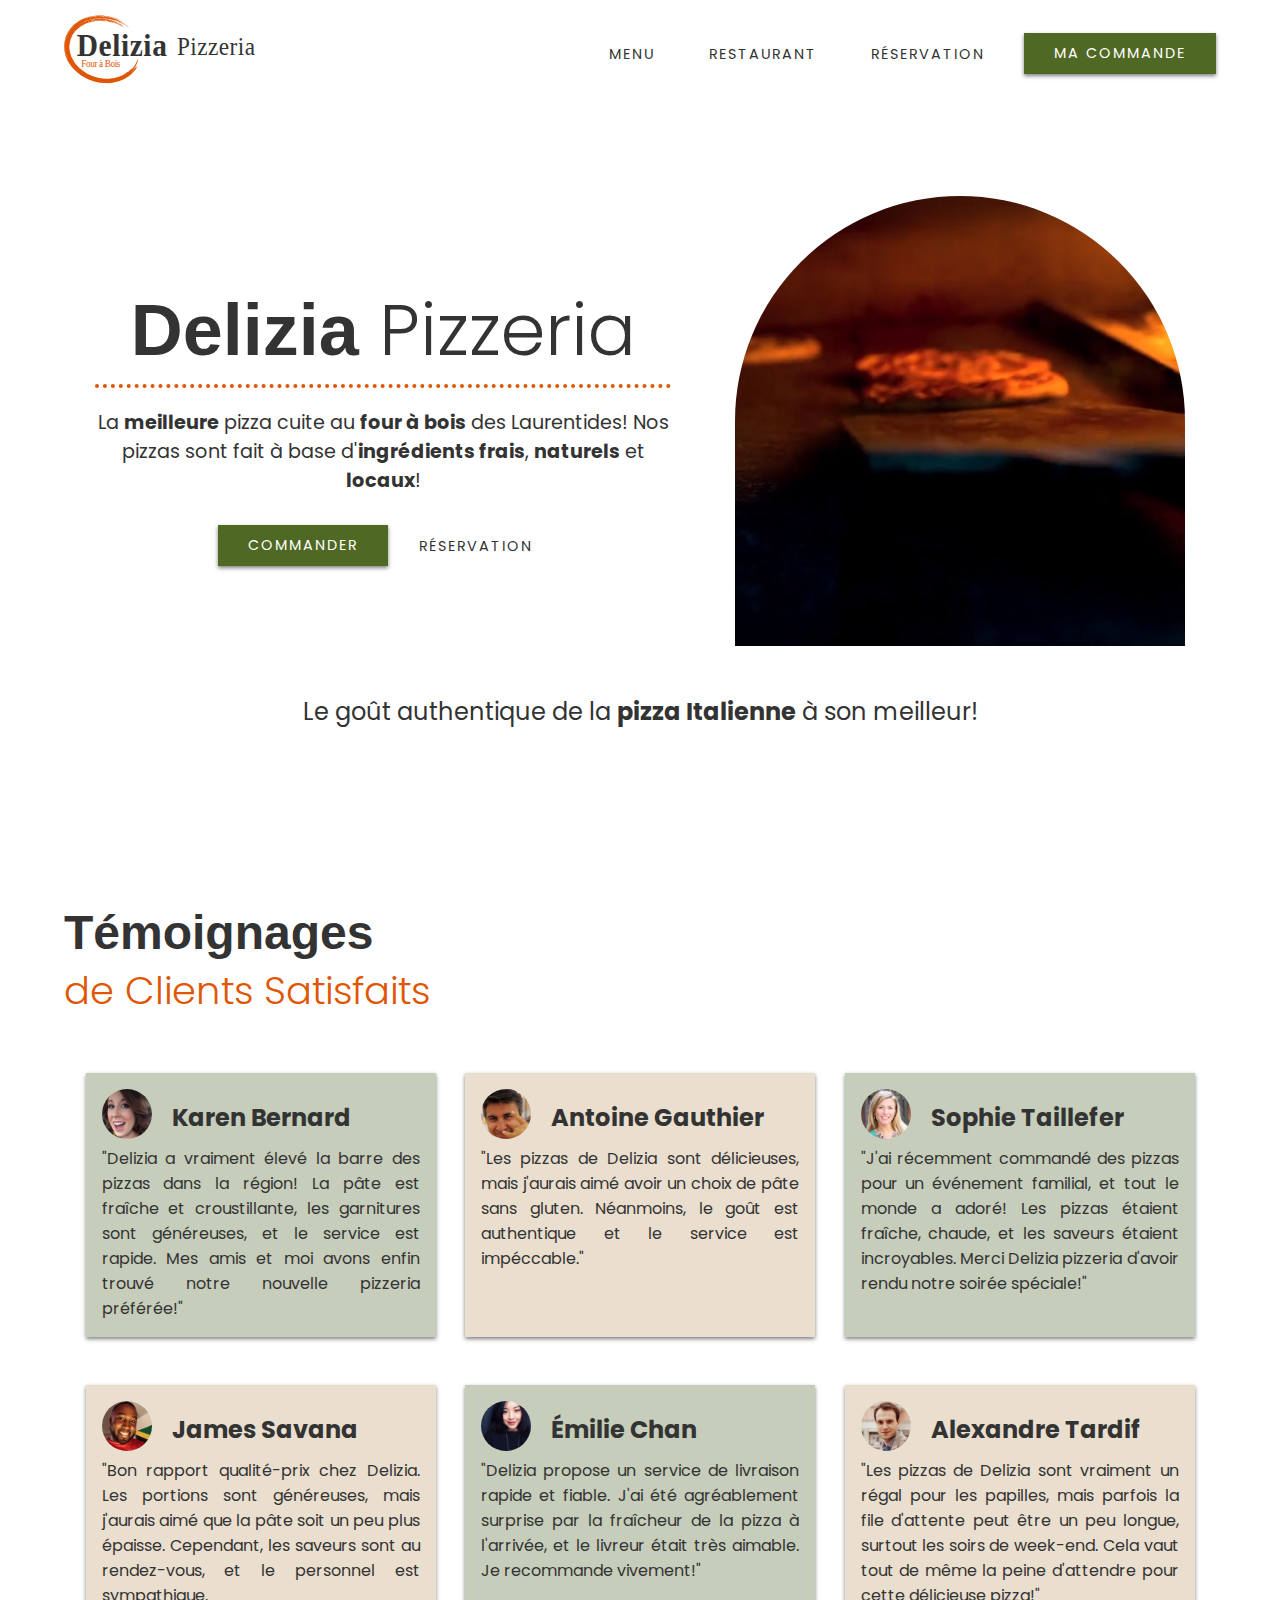
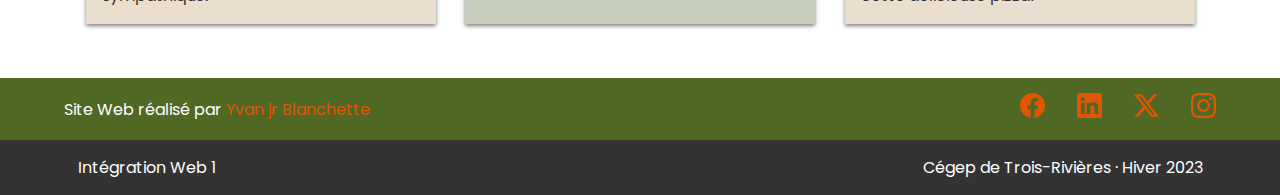
<file: index.html>
<!DOCTYPE html>
<html lang="fr-CA">

<head>
  <meta charset="UTF-8">
  <meta name="viewport" content="width=device-width, initial-scale=1.0">
  <title>Delizia Pizzeria | Four à Bois</title>

  <!--! Social Sharing -->
  <meta property="og:title" content="Delizia Pizzeria | Four à Bois | Accueil">
  <meta property="og:type" content="Restaurant Pizzeria au four à Bois">
  <meta property="og:url" content="https://yvanblanchette.github.io/Delizia/">
  <meta property="og:image" content="/assets/images/delizia_preview.jpg">
  <meta property="og:description"
    content="La meilleure pizza cuite au four à bois des Laurentides! Nos pizzas sont fait à base d'ingrédients frais, naturels et locaux!">
  <meta property="og:locale" content="fr_CA">
  <meta property="og:locale:alternate" content="fr_CA">
  <meta property="og:site_name" content="Delizia Pizzeria">

  <link rel="manifest" href="https://yvanblanchette.github.io/Delizia/manifest.json">
  <!-- iOS meta tags and icons -->
  <link rel="icon" type="image/png" sizes="32x32"
    href="https://yvanblanchette.github.io/Delizia/assets/images/favicon-32x32.png">
  <link rel="icon" type="image/png" sizes="16x16"
    href="https://yvanblanchette.github.io/Delizia/assets/images/favicon-16x16.png">
  <link rel="mask-icon" href="https://yvanblanchette.github.io/Delizia/assets/images/safari-pinned-tab.svg"
    color="#df5605">
  <link rel="shortcut icon" href="https://yvanblanchette.github.io/Delizia/assets/images/favicon.ico">
  <meta name="msapplication-TileColor" content="#da532c">
  <meta name="msapplication-config" content="https://yvanblanchette.github.io/Delizia/assets/images/browserconfig.xml">
  <meta name="description" content="La meilleure pizza cuite au four à bois des Laurentides!">
  <meta name="theme-color" content="#df5605">

  <!--! Google fonts -->
  <link rel="preconnect" href="https://fonts.googleapis.com">
  <link rel="preconnect" href="https://fonts.gstatic.com" crossorigin>
  <link href="https://fonts.googleapis.com/css2?family=Poppins:wght@300;400&display=swap" rel="stylesheet">

  <!--! Custom CSS -->
  <link rel="stylesheet" href="./css/style.css">

  <script>
    // Register service worker.
    if ('serviceWorker' in navigator) {
      window.addEventListener('load', () => {
        navigator.serviceWorker.register('service-worker.js')
          .then((reg) => {
            console.log('Service worker registered.', reg);
          });
      });
    }
  </script>
  <script src="./js/install.js" defer></script>
</head>


<body>
  <!--! Navbar -->
  <header id="navbar">
    <div class="navbar">
      <!--? Logo -->
      <div class="navbar__logo-wrapper">
        <a href="index.html">
          <img class="navbar__logo" src="./assets/images/delizia_logo--black.svg" alt="Delizia logo">
        </a>
      </div>
      <!--? Mobile navigation and Cart -->
      <nav class="navbar__mobile-nav">
        <div class="navbar__mobile-cart"><a href="commande.html"><svg xmlns="http://www.w3.org/2000/svg"
              fill="currentColor" class="bi bi-basket3-fill" viewBox="0 0 16 16">
              <path
                d="M5.757 1.071a.5.5 0 0 1 .172.686L3.383 6h9.234L10.07 1.757a.5.5 0 1 1 .858-.514L13.783 6H15.5a.5.5 0 0 1 .5.5v1a.5.5 0 0 1-.5.5H.5a.5.5 0 0 1-.5-.5v-1A.5.5 0 0 1 .5 6h1.717L5.07 1.243a.5.5 0 0 1 .686-.172zM2.468 15.426.943 9h14.114l-1.525 6.426a.75.75 0 0 1-.729.574H3.197a.75.75 0 0 1-.73-.574z" />
            </svg><span class="cart"></span></a></div>
        <div class="navbar__toggle"><span class="navbar__toggler"></span></div>
      </nav>
      <!--? Desktop navigation -->
      <nav class="navbar__nav">
        <ul class="navbar__nav-list">
          <li class="navbar__nav-item">
            <button id="installBtn" aria-label="Install" hidden class="navbar__nav-link btn btn--primary">Installer
              l'application</button>
          </li>
          <li class="navbar__nav-item"><a href="menu.html" class="navbar__nav-link btn btn--primary">Menu</a>
          </li>
          <li class="navbar__nav-item"><a href="restaurant.html"
              class="navbar__nav-link btn btn--primary">Restaurant</a></li>
          <li class="navbar__nav-item"><a href="reservation.html"
              class="navbar__nav-link btn btn--primary">Réservation</a></li>
          <li class="navbar__nav-item  btn btn--secondary"><a href="commande.html" class="navbar__nav-link btn">Ma
              Commande</a><span class="cart"></span></li>
        </ul>
      </nav>
    </div>
  </header>


  <main>
    <!--! Hero section -->
    <section class="hero-section">
      <div class="container">
        <div class="hero__box">
          <!--? Hero text-content -->
          <div class="hero__content">
            <!-- Hero title -->
            <h1 class="hero__title">Delizia <span class="poppins-light">Pizzeria</span></h1>
            <!-- Hero description -->
            <div class="hero__description-wrapper">
              <p>La <strong>meilleure</strong> pizza cuite au <strong>four à bois</strong> des Laurentides! Nos pizzas
                sont fait à base
                d'<strong>ingrédients
                  frais</strong>, <strong>naturels</strong> et <strong>locaux</strong>!</p>
            </div>
            <!-- Call-to-action buttons -->
            <ul class="hero__buttons-wrapper">
              <li class="nav-item btn btn--secondary"><a class="btn" href="commande.html">Commander</a></li>
              <li class="nav-item"><a href="reservation.html" class="btn btn--primary">Réservation</a></li>
            </ul>
          </div>
          <!--? Hero video -->
          <div class="hero__video-wrapper">
            <video muted autoplay loop class="hero__video">
              <source src="./assets/videos/pizza-oven.mp4" type="video/mp4">
            </video>
          </div>
        </div>
        <!--? Hero bottom-text -->
        <div>
          <p class="hero__text-bottom">Le goût authentique de la <strong>pizza Italienne</strong> à son meilleur!</p>
        </div>
      </div>
    </section>

    <!--! Testiomonials -->
    <section class="temoignages">
      <div class="container">
        <!--? Testimonials title -->
        <h2 class="section__title">Témoignages<br><span class="poppins-light secondary fs-smaller">de Clients
            Satisfaits</span>
        </h2>
        <!--? Testimonial cards -->
        <div class="cards-container">
          <!-- Card 01 -->
          <div class="card">
            <div class="card__header">
              <!-- Card image -->
              <div class="card-img"><img class="profile-picture" src="./assets/images/user01.jpg" alt="client image">
              </div>
              <!-- Card title -->
              <h3 class="card__title">Karen Bernard</h3>
            </div>
            <div class="card-body">
              <!-- Card text -->
              <div class="card__text">
                <blockquote>"Delizia a vraiment élevé la barre des pizzas dans la région! La pâte est fraîche et
                  croustillante,
                  les garnitures sont généreuses, et le service est rapide. Mes amis et moi avons enfin trouvé notre
                  nouvelle pizzeria préférée!"</blockquote>
              </div>
            </div>
          </div>
          <!-- Card 02 -->
          <div class="card">
            <div class="card__header">
              <div class="card-img"><img class="profile-picture" src="./assets/images/user04.jpg" alt="client image">
              </div>
              <!-- Card title -->
              <h3 class="card__title">Antoine Gauthier</h3>
            </div>
            <div class="card-body">
              <!-- Card text -->
              <div class="card__text">
                <blockquote>"Les pizzas de Delizia sont délicieuses, mais j'aurais aimé avoir un choix de
                  pâte sans gluten. Néanmoins, le goût est authentique et le service est impéccable."
                </blockquote>
              </div>
            </div>
          </div>
          <!-- Card 03 -->
          <div class="card">
            <div class="card__header">
              <div class="card-img"><img class="profile-picture" src="./assets/images/user03.jpg" alt="client image">
              </div>
              <!-- Card title -->
              <h3 class="card__title">Sophie Taillefer</h3>
            </div>
            <div class="card-body">
              <!-- Card text -->
              <div class="card__text">
                <blockquote>"J'ai récemment commandé des pizzas pour un événement familial, et tout le monde a adoré!
                  Les pizzas
                  étaient fraîche, chaude, et les saveurs étaient incroyables. Merci Delizia pizzeria d'avoir rendu
                  notre soirée
                  spéciale!"</blockquote>
              </div>
            </div>
          </div>
          <!-- Card 04 -->
          <div class="card">
            <div class="card__header">
              <div class="card-img"><img class="profile-picture" src="./assets/images/user05.jpg" alt="client image">
              </div>
              <!-- Card title -->
              <h3 class="card__title">James Savana</h3>
            </div>
            <div class="card-body">
              <!-- Card text -->
              <div class="card__text">
                <blockquote>"Bon rapport qualité-prix chez Delizia. Les portions sont généreuses, mais j'aurais aimé que
                  la pâte
                  soit un peu plus épaisse. Cependant, les saveurs sont au rendez-vous, et le personnel est
                  sympathique.</blockquote>
              </div>
            </div>
          </div>
          <!-- Card 05 -->
          <div class="card">
            <div class="card__header">
              <div class="card-img"><img class="profile-picture" src="./assets/images/user02.jpg" alt="client image">
              </div>
              <!-- Card title -->
              <h3 class="card__title">Émilie Chan</h3>
            </div>
            <div class="card-body">
              <!-- Card text -->
              <div class="card__text">
                <blockquote>"Delizia propose un service de livraison rapide et fiable. J'ai été agréablement surprise
                  par
                  la
                  fraîcheur de la pizza à l'arrivée, et le livreur était très aimable. Je recommande vivement!"
                </blockquote>
              </div>
            </div>
          </div>
          <!-- Card 06 -->
          <div class="card">
            <div class="card__header">
              <div class="card-img"><img class="profile-picture" src="./assets/images/user06.jpg" alt="client image">
              </div>
              <!-- Card title -->
              <h3 class="card__title">Alexandre Tardif</h3>
            </div>
            <div class="card-body">
              <!-- Card text -->
              <div class="card__text">
                <blockquote>"Les pizzas de Delizia sont vraiment un régal pour les papilles, mais parfois la file
                  d'attente peut
                  être un peu longue, surtout les soirs de week-end. Cela vaut tout de même la peine d'attendre pour
                  cette délicieuse pizza!"</blockquote>
              </div>
            </div>
          </div>
        </div>
      </div>
    </section>
  </main>


  <footer>
    <!--! Footer top bar -->
    <div class="footer__top-bar">
      <div class="container">
        <ul class="footer__bar-wrapper">
          <li class="footer__element--left"><a class="footer__link"
              href="mailto:yvanblanchette@outlook.com?subject=Informations" target="_blank">Site Web réalisé par <span
                class="secondary"> Yvan jr Blanchette</span></a>
          </li>
          <!--? Footer socials -->
          <li class="footer__element--right footer__social-icons">
            <!-- Facebook -->
            <a href="https://www.facebook.com/yvanblanchette" target="_blank">
              <svg xmlns="http://www.w3.org/2000/svg" viewBox="0 0 16 16">
                <path
                  d="M16 8.049c0-4.446-3.582-8.05-8-8.05C3.58 0-.002 3.603-.002 8.05c0 4.017 2.926 7.347 6.75 7.951v-5.625h-2.03V8.05H6.75V6.275c0-2.017 1.195-3.131 3.022-3.131.876 0 1.791.157 1.791.157v1.98h-1.009c-.993 0-1.303.621-1.303 1.258v1.51h2.218l-.354 2.326H9.25V16c3.824-.604 6.75-3.934 6.75-7.951">
                </path>
              </svg></a>
            <!-- Linkedin -->
            <a href="https://www.linkedin.com/in/yvan-junior-blanchette-07963925b/" target="_blank">
              <svg xmlns="http://www.w3.org/2000/svg" viewBox="0 0 16 16">
                <path
                  d="M0 1.146C0 .513.526 0 1.175 0h13.65C15.474 0 16 .513 16 1.146v13.708c0 .633-.526 1.146-1.175 1.146H1.175C.526 16 0 15.487 0 14.854zm4.943 12.248V6.169H2.542v7.225zm-1.2-8.212c.837 0 1.358-.554 1.358-1.248-.015-.709-.52-1.248-1.342-1.248S2.4 3.226 2.4 3.934c0 .694.521 1.248 1.327 1.248zm4.908 8.212V9.359c0-.216.016-.432.08-.586.173-.431.568-.878 1.232-.878.869 0 1.216.662 1.216 1.634v3.865h2.401V9.25c0-2.22-1.184-3.252-2.764-3.252-1.274 0-1.845.7-2.165 1.193v.025h-.016l.016-.025V6.169h-2.4c.03.678 0 7.225 0 7.225z">
                </path>
              </svg>
            </a>
            <!-- Twitter-x -->
            <a href="https://twitter.com/EvansWDesign" target="_blank">
              <svg xmlns="http://www.w3.org/2000/svg" viewBox="0 0 16 16">
                <path
                  d="M12.6.75h2.454l-5.36 6.142L16 15.25h-4.937l-3.867-5.07-4.425 5.07H.316l5.733-6.57L0 .75h5.063l3.495 4.633L12.601.75Zm-.86 13.028h1.36L4.323 2.145H2.865z">
                </path>
              </svg></a>
            <!-- Instagram -->
            <a href="https://www.instagram.com/EvansWDesign/" target="_blank">
              <svg xmlns="http://www.w3.org/2000/svg" viewBox="0 0 16 16">
                <path
                  d="M8 0C5.829 0 5.556.01 4.703.048 3.85.088 3.269.222 2.76.42a3.9 3.9 0 0 0-1.417.923A3.9 3.9 0 0 0 .42 2.76C.222 3.268.087 3.85.048 4.7.01 5.555 0 5.827 0 8.001c0 2.172.01 2.444.048 3.297.04.852.174 1.433.372 1.942.205.526.478.972.923 1.417.444.445.89.719 1.416.923.51.198 1.09.333 1.942.372C5.555 15.99 5.827 16 8 16s2.444-.01 3.298-.048c.851-.04 1.434-.174 1.943-.372a3.9 3.9 0 0 0 1.416-.923c.445-.445.718-.891.923-1.417.197-.509.332-1.09.372-1.942C15.99 10.445 16 10.173 16 8s-.01-2.445-.048-3.299c-.04-.851-.175-1.433-.372-1.941a3.9 3.9 0 0 0-.923-1.417A3.9 3.9 0 0 0 13.24.42c-.51-.198-1.092-.333-1.943-.372C10.443.01 10.172 0 7.998 0zm-.717 1.442h.718c2.136 0 2.389.007 3.232.046.78.035 1.204.166 1.486.275.373.145.64.319.92.599s.453.546.598.92c.11.281.24.705.275 1.485.039.843.047 1.096.047 3.231s-.008 2.389-.047 3.232c-.035.78-.166 1.203-.275 1.485a2.5 2.5 0 0 1-.599.919c-.28.28-.546.453-.92.598-.28.11-.704.24-1.485.276-.843.038-1.096.047-3.232.047s-2.39-.009-3.233-.047c-.78-.036-1.203-.166-1.485-.276a2.5 2.5 0 0 1-.92-.598 2.5 2.5 0 0 1-.6-.92c-.109-.281-.24-.705-.275-1.485-.038-.843-.046-1.096-.046-3.233s.008-2.388.046-3.231c.036-.78.166-1.204.276-1.486.145-.373.319-.64.599-.92s.546-.453.92-.598c.282-.11.705-.24 1.485-.276.738-.034 1.024-.044 2.515-.045zm4.988 1.328a.96.96 0 1 0 0 1.92.96.96 0 0 0 0-1.92m-4.27 1.122a4.109 4.109 0 1 0 0 8.217 4.109 4.109 0 0 0 0-8.217m0 1.441a2.667 2.667 0 1 1 0 5.334 2.667 2.667 0 0 1 0-5.334">
                </path>
              </svg></a>
          </li>
        </ul>
      </div>
    </div>
    <!--! Footer bottom bar -->
    <div class=" footer__bottom-bar">
      <div class="container">
        <ul class="footer__bar-wrapper">
          <li class="footer__element--left">Intégration Web 1</li>
          <li class="footer__element--right">Cégep de
            Trois-Rivières · Hiver 2023</li>
        </ul>
      </div>
    </div>
  </footer>

  <!--! Mobile Navigation -->
  <div class="mobile-nav">
    <ul class="mobile-nav__list">
      <li class="mobile__nav-item"><a href="index.html" class="mobile-nav-link btn btn--primary active">Accueil</a></li>
      <li class="mobile__nav-item"><a href="menu.html" class="mobile-nav-link btn btn--primary">Menu</a></li>
      <li class="mobile__nav-item"><a href="restaurant.html" class="mobile-nav-link btn btn--primary">Restaurant</a>
      </li>
      <li class="mobile__nav-item"><a href="reservation.html" class="mobile-nav-link btn btn--primary">Réservation</a>
      </li>
      <li class="mobile__nav-item btn btn--secondary"><a href="commande.html" class="mobile-nav__link btn">Ma
          Commande</a><span class="cart"></span>
      </li>
      <!--? Mobile-nav socials -->
      <li class="mobile-nav__socials">
        <!-- Facebook -->
        <a href="https://www.facebook.com/yvanblanchette" target="_blank">
          <svg xmlns="http://www.w3.org/2000/svg" viewBox="0 0 16 16">
            <path
              d="M16 8.049c0-4.446-3.582-8.05-8-8.05C3.58 0-.002 3.603-.002 8.05c0 4.017 2.926 7.347 6.75 7.951v-5.625h-2.03V8.05H6.75V6.275c0-2.017 1.195-3.131 3.022-3.131.876 0 1.791.157 1.791.157v1.98h-1.009c-.993 0-1.303.621-1.303 1.258v1.51h2.218l-.354 2.326H9.25V16c3.824-.604 6.75-3.934 6.75-7.951">
            </path>
          </svg></a>
        <!-- Linkedin -->
        <a href="https://www.linkedin.com/in/yvan-junior-blanchette-07963925b/" target="_blank">
          <svg xmlns="http://www.w3.org/2000/svg" viewBox="0 0 16 16">
            <path
              d="M0 1.146C0 .513.526 0 1.175 0h13.65C15.474 0 16 .513 16 1.146v13.708c0 .633-.526 1.146-1.175 1.146H1.175C.526 16 0 15.487 0 14.854zm4.943 12.248V6.169H2.542v7.225zm-1.2-8.212c.837 0 1.358-.554 1.358-1.248-.015-.709-.52-1.248-1.342-1.248S2.4 3.226 2.4 3.934c0 .694.521 1.248 1.327 1.248zm4.908 8.212V9.359c0-.216.016-.432.08-.586.173-.431.568-.878 1.232-.878.869 0 1.216.662 1.216 1.634v3.865h2.401V9.25c0-2.22-1.184-3.252-2.764-3.252-1.274 0-1.845.7-2.165 1.193v.025h-.016l.016-.025V6.169h-2.4c.03.678 0 7.225 0 7.225z">
            </path>
          </svg></a>
        <!-- Twitter-x -->
        <a href="https://twitter.com/EvansWDesign" target="_blank">
          <svg xmlns="http://www.w3.org/2000/svg" viewBox="0 0 16 16">
            <path
              d="M12.6.75h2.454l-5.36 6.142L16 15.25h-4.937l-3.867-5.07-4.425 5.07H.316l5.733-6.57L0 .75h5.063l3.495 4.633L12.601.75Zm-.86 13.028h1.36L4.323 2.145H2.865z">
            </path>
          </svg></a>
        <!-- Instagram -->
        <a href="https://www.instagram.com/EvansWDesign/" target="_blank">
          <svg xmlns="http://www.w3.org/2000/svg" viewBox="0 0 16 16">
            <path
              d="M8 0C5.829 0 5.556.01 4.703.048 3.85.088 3.269.222 2.76.42a3.9 3.9 0 0 0-1.417.923A3.9 3.9 0 0 0 .42 2.76C.222 3.268.087 3.85.048 4.7.01 5.555 0 5.827 0 8.001c0 2.172.01 2.444.048 3.297.04.852.174 1.433.372 1.942.205.526.478.972.923 1.417.444.445.89.719 1.416.923.51.198 1.09.333 1.942.372C5.555 15.99 5.827 16 8 16s2.444-.01 3.298-.048c.851-.04 1.434-.174 1.943-.372a3.9 3.9 0 0 0 1.416-.923c.445-.445.718-.891.923-1.417.197-.509.332-1.09.372-1.942C15.99 10.445 16 10.173 16 8s-.01-2.445-.048-3.299c-.04-.851-.175-1.433-.372-1.941a3.9 3.9 0 0 0-.923-1.417A3.9 3.9 0 0 0 13.24.42c-.51-.198-1.092-.333-1.943-.372C10.443.01 10.172 0 7.998 0zm-.717 1.442h.718c2.136 0 2.389.007 3.232.046.78.035 1.204.166 1.486.275.373.145.64.319.92.599s.453.546.598.92c.11.281.24.705.275 1.485.039.843.047 1.096.047 3.231s-.008 2.389-.047 3.232c-.035.78-.166 1.203-.275 1.485a2.5 2.5 0 0 1-.599.919c-.28.28-.546.453-.92.598-.28.11-.704.24-1.485.276-.843.038-1.096.047-3.232.047s-2.39-.009-3.233-.047c-.78-.036-1.203-.166-1.485-.276a2.5 2.5 0 0 1-.92-.598 2.5 2.5 0 0 1-.6-.92c-.109-.281-.24-.705-.275-1.485-.038-.843-.046-1.096-.046-3.233s.008-2.388.046-3.231c.036-.78.166-1.204.276-1.486.145-.373.319-.64.599-.92s.546-.453.92-.598c.282-.11.705-.24 1.485-.276.738-.034 1.024-.044 2.515-.045zm4.988 1.328a.96.96 0 1 0 0 1.92.96.96 0 0 0 0-1.92m-4.27 1.122a4.109 4.109 0 1 0 0 8.217 4.109 4.109 0 0 0 0-8.217m0 1.441a2.667 2.667 0 1 1 0 5.334 2.667 2.667 0 0 1 0-5.334">
            </path>
          </svg></a>
      </li>
    </ul>
  </div>

  <!--! Javascript -->
  <script src="./js/populate-order.js"></script>
  <script src="./js/script.js"></script>
</body>

</html>
</file>
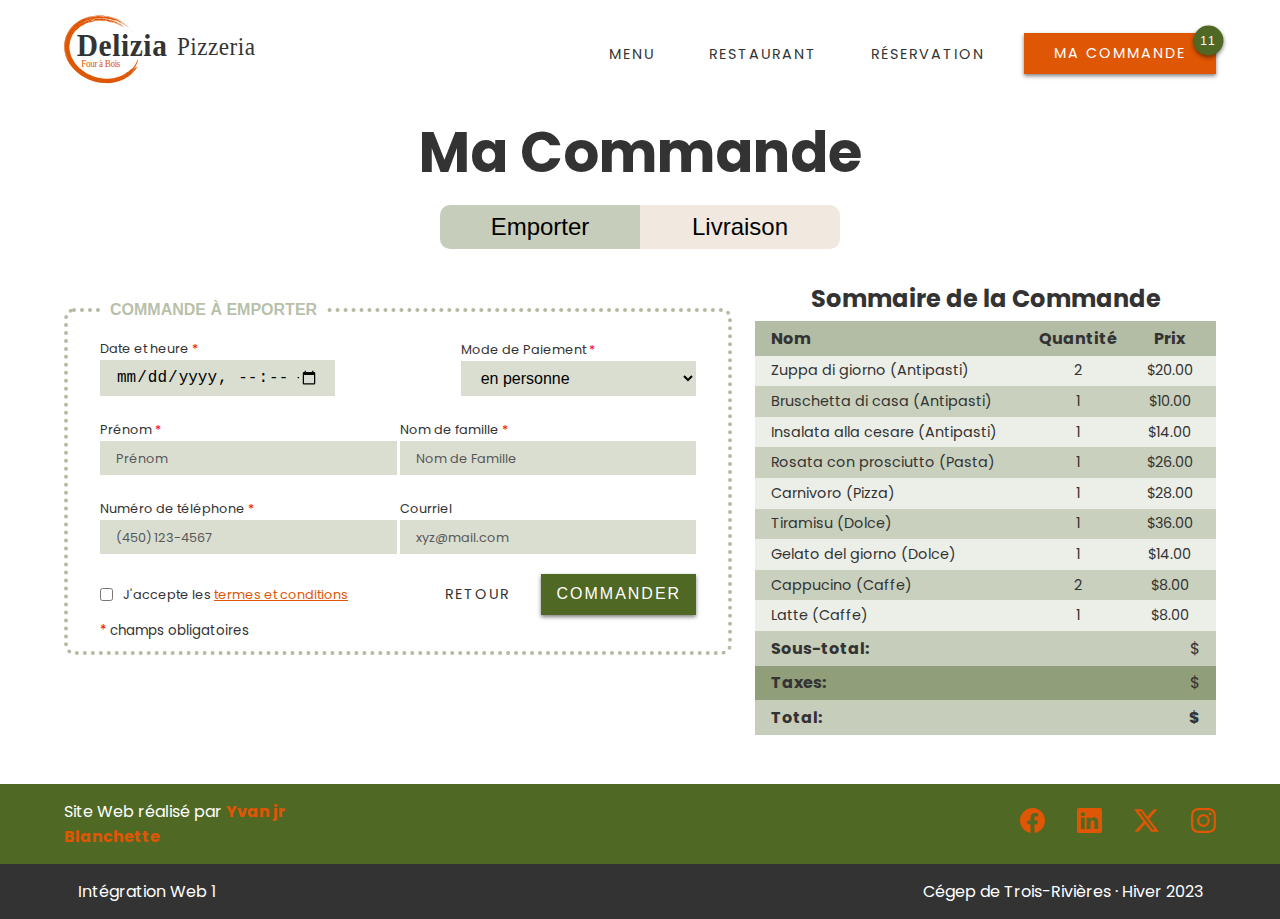
<file: commande-informations.html>
<!DOCTYPE html>
<html lang="fr">

<head>
  <meta charset="UTF-8">
  <meta name="viewport" content="width=device-width, initial-scale=1.0">
  <title>Delizia Pizzeria | Four à Bois | Informations commande</title>

  <!--! Social Sharing -->
  <meta property="og:title" content="Delizia Pizzeria | Four à Bois | Informations commande">
  <meta property="og:type" content="Restaurant Pizzeria au four à Bois">
  <meta property="og:url" content="https://EvansWebDesign.tech/delizia/">
  <meta property="og:image" content="./assets/images/delizia_preview.jpg">
  <meta property="og:description"
    content="La meilleure pizza cuite au four à bois des Laurentides! Nos pizzas sont fait à base d'ingrédients frais, naturels et locaux!">
  <meta property="og:locale" content="fr_CA">
  <meta property="og:locale:alternate" content="en_CA">
  <meta property="og:site_name" content="Delizia Pizzeria">

  <!--! Google fonts -->
  <link rel="preconnect" href="https://fonts.googleapis.com">
  <link rel="preconnect" href="https://fonts.gstatic.com" crossorigin>
  <link href="https://fonts.googleapis.com/css2?family=Poppins:wght@300;400&display=swap" rel="stylesheet">

  <!--! Custom CSS -->
  <link rel="stylesheet" href="./css/commande-informations.css">

  <!--! Favicons -->
  <link rel="icon" type="image/png" href="./assets/images/favicon-32x32.png" sizes="32x32">
  <link rel="icon" type="image/png" href="./assets/images/favicon-16x16.png" sizes="16x16">
</head>

<body class="takeout">
  <!--! Navbar -->
  <header id="navbar">
    <div class="navbar">
      <!--? Logo -->
      <div class="navbar__logo-wrapper">
        <a href="index.html">
          <img src="./assets/images/delizia_logo--black.svg" alt="Delizia logo" class="navbar__logo">
        </a>
      </div>
      <!--? Mobile navigation and Cart -->
      <nav class="navbar__mobile-nav">
        <div class="navbar__mobile-cart"><a href="commande.html"><svg xmlns="http://www.w3.org/2000/svg"
              fill="currentColor" class="bi bi-basket3-fill" viewBox="0 0 16 16">
              <path
                d="M5.757 1.071a.5.5 0 0 1 .172.686L3.383 6h9.234L10.07 1.757a.5.5 0 1 1 .858-.514L13.783 6H15.5a.5.5 0 0 1 .5.5v1a.5.5 0 0 1-.5.5H.5a.5.5 0 0 1-.5-.5v-1A.5.5 0 0 1 .5 6h1.717L5.07 1.243a.5.5 0 0 1 .686-.172zM2.468 15.426.943 9h14.114l-1.525 6.426a.75.75 0 0 1-.729.574H3.197a.75.75 0 0 1-.73-.574z" />
            </svg><span class="cart"></span></a></div>
        <div class="navbar__toggle"><span class="navbar__toggler"></span></div>
      </nav>
      <!--? Desktop navigation -->
      <nav class="navbar__nav">
        <ul class="navbar__nav-list">
          <li class="navbar__nav-item"><a href="menu.html" class="navbar__nav-link btn btn--primary">Menu</a>
          </li>
          <li class="navbar__nav-item"><a href="restaurant.html"
              class="navbar__nav-link btn btn--primary">Restaurant</a></li>
          <li class="navbar__nav-item"><a href="reservation.html"
              class="navbar__nav-link btn btn--primary">Réservation</a></li>
          <li class="navbar__nav-item  btn btn--secondary active"><a href="commande.html"
              class="navbar__nav-link btn">Ma
              Commande</a><span class="cart"></span></li>
        </ul>
      </nav>
    </div>
  </header>

  <main>
    <div class="container">
      <!--  Hidden h1 for headers hierarchy-->
      <h1 class="hide">Delizia Pizzeria | Informations pour la commande</h1>
      <!--! Page title -->
      <h2 class="page__title--center">Ma Commande</h2>
      <!--! Order type buttons -->
      <div class="buttons-wrapper">
        <button class="form-btn takeout-btn active">Emporter</button>
        <button class="form-btn delivery-btn">Livraison</button>
      </div>
      <div class="page-wrapper">
        <!--! Customer details form -->
        <div class="form">
          <div class="form__content">
            <form action="order-confirmation.html">
              <fieldset class="takeout">
                <!--? form title -->
                <legend>COMMANDE À EMPORTER</legend>
                <!--? Datetime / Paiement options -->
                <div class="input-group">
                  <div class="input-element-40">
                    <label for="datetime">Date et heure <span class="red">*</span></label><br>
                    <input type="datetime-local" name="datetime" id="datetime" required>
                  </div>
                  <div class="input-element-40">
                    <label for="paiement"><span class="hide-md">Mode de </span>Paiement <span
                        class="red">*</span></label>
                    <select name="paiement" id="paiement" class="paiement" required>
                      <option value="door">en personne</option>
                      <option value="online">en ligne</option>
                    </select>
                  </div>
                </div>
                <!--? Customer's name -->
                <div class="input-group">
                  <div class="input-element-50">
                    <label for="first-name">Prénom <span class="red">*</span></label><br>
                    <input type="text" name="first-name" id="first-name" placeholder="Prénom" required>
                  </div>
                  <div class="input-element-50">
                    <label for="last-name">Nom de famille <span class="red">*</span></label>
                    <input type="text" name="last-name" id="last-name" placeholder="Nom de Famille" required>
                  </div>
                </div>
                <!--? Customer's phone / email -->
                <div class="input-group">
                  <div class="input-element-50">
                    <label for="phone">Numéro de téléphone <span class="red">*</span></label><br>
                    <input type="tel" name="phone" id="phone" required placeholder="(450) 123-4567">
                  </div>
                  <div class="input-element-50">
                    <label for="email">Courriel</label><br>
                    <input type="email" name="email" id="email" placeholder="xyz@mail.com">
                    <label for="orderType" hidden></label>
                    <select name="orderType" id="orderType" hidden>
                      <option value="takeout" selected></option>
                      <option value="delivery"></option>
                    </select>
                  </div>
                </div>

                <!--? Customer's address -->
                <section class="address-section">
                  <div class="input-group--multiple">
                    <!-- Address -->
                    <div class="input-element">
                      <label for="address">Adresse <span class="red">*</span></label><br>
                      <input type="text" name="address" id="address" placeholder="Entrez votre adresse ici..."
                        class="delivery-address-field" disabled>
                    </div>
                  </div>
                  <div class="input-group">
                    <!-- City -->
                    <div class="input-element-33">
                      <label for="city" hidden>Ville</label><br>
                      <input type="text" name="city" class="delivery-address-field" id="city" placeholder="Ville..."
                        disabled>
                    </div>
                    <!-- Province -->
                    <div class="input-element-33">
                      <label for="province" hidden>Province</label><br>
                      <input type="text" name="province" class="delivery-address-field" id="province" value="Québec"
                        disabled>
                    </div>
                    <!-- Zipcode -->
                    <div class="input-element-33">
                      <label for="zipcode" hidden>Code postal</label><br>
                      <input type="text" name="zipcode" class="delivery-address-field" id="zipcode" maxlength="7"
                        pattern="[A-Za-z][0-9][A-Za-z] [0-9][A-Za-z][0-9]" placeholder="Code Postal..." disabled>
                    </div>
                  </div>
                </section>

                <!--? Paiement Informations -->
                <section class="paiement-method hide">
                  <h3 class="paiement-section-title">Paiement en ligne</h3>
                  <div class="input-group enligne">
                    <!-- Name on credit card -->
                    <div class="input-element-70">
                      <label for="card-name">Nom sur la carte <span class="red">*</span></label>
                      <input type="text" class="paiement-field" id="card-name" name="card-name"
                        placeholder="Nom sur la carte..." disabled>
                    </div>
                    <!-- Credit card exp. date -->
                    <div class="input-element-30">
                      <label for="exp-date">Date d'Exp. <span class="red">*</span></label>
                      <input type="text" class="paiement-field" id="exp-date" name="expmonth" maxlength="5"
                        placeholder="MM-AA" disabled>
                    </div>
                  </div>
                  <div class="input-group">
                    <!-- Credit card number -->
                    <div class="input-element-70">
                      <label for="card-number">Numéro de carte de crédit <span class="red">*</span></label>
                      <div class="card-input">
                        <input type="text" class="paiement-field" id="card-number" name="card-number" maxlength="19"
                          minlength="15" placeholder="1111-2222-3333-4444" disabled>
                        <div class="card-icon-wrapper"><img src="./assets/images/cc-credit-card.svg"
                            alt="credit card icon"></div>
                      </div>
                    </div>

                    <div class="input-element-30">
                      <!-- Credit card verification code -->
                      <label for="card-cvv">CVV <span class="red">*</span></label>
                      <input type="text" class="paiement-field" id="card-cvv" name="cvv" maxlength="4" placeholder="000"
                        disabled>
                    </div>
                  </div>
                </section>

                <!--? Terms & Buttons-->
                <div class="input-group form-buttons-wrapper">
                  <!-- Terms Checkbox -->
                  <div class="input-element terms">
                    <input type="checkbox" name="terms" id="terms"><label for="terms"> J'accepte les
                      <a href="#">termes
                        et
                        conditions</a></label>
                  </div>
                  <!-- Return / Order buttons -->
                  <div>
                    <ul class="flex-end">
                      <li class="btn btn--primary"><a href="commande.html" class="">RETOUR</a></li>
                      <li class="btn btn--secondary"><input type="submit" value="COMMANDER"></li>
                    </ul>
                  </div>
                </div>
                <!-- Required fields legend -->
                <small class="legend"><span class="red">*</span> champs obligatoires</small>
              </fieldset>
            </form>
          </div>
        </div>


        <aside class="order">
          <!--! Order Summary -->
          <h3>Sommaire de la Commande</h3>
          <table>
            <!-- Order summary header -->
            <thead>
              <tr>
                <th>Nom</th>
                <th>Quantité</th>
                <th>Prix</th>
              </tr>
            </thead>
            <!-- Order summary body -->
            <tbody>
              <!-- Content injected with Javascript -->
            </tbody>
          </table>
          <table class="order-summary">
            <tfoot>
              <tr>
                <th>Sous-total:</th>
                <td>$<span class="subtotal-element"><!-- Content injected with Javascript --></span></td>
              </tr>
              <tr>
                <th>Taxes:</th>
                <td>$<span class="taxes-element"><!-- Content injected with Javascript --></span></td>
              </tr>
              <tr>
                <th>Total:</th>
                <td><b>$<span class="total-element"><!-- Content injected with Javascript --></span></b></td>
              </tr>
            </tfoot>
          </table>
        </aside>
      </div>
    </div>
  </main>


  <footer>
    <!--! Footer top bar  -->
    <div class="footer__top-bar">
      <div class="container">
        <ul class="footer__bar-wrapper">
          <li class="footer__element--left"><a class="footer__link"
              href="mailto:yvanblanchette@outlook.com?subject=Informations" target="_blank">Site Web réalisé par
              <strong><span class="secondary"> Yvan jr Blanchette</span></strong></a>
          </li>
          <!--? Footer socials -->
          <li class="footer__element--right footer__social-icons">
            <!-- Facebook -->
            <a href="https://www.facebook.com/yvanblanchette" target="_blank">
              <svg xmlns="http://www.w3.org/2000/svg" viewBox="0 0 16 16">
                <path
                  d="M16 8.049c0-4.446-3.582-8.05-8-8.05C3.58 0-.002 3.603-.002 8.05c0 4.017 2.926 7.347 6.75 7.951v-5.625h-2.03V8.05H6.75V6.275c0-2.017 1.195-3.131 3.022-3.131.876 0 1.791.157 1.791.157v1.98h-1.009c-.993 0-1.303.621-1.303 1.258v1.51h2.218l-.354 2.326H9.25V16c3.824-.604 6.75-3.934 6.75-7.951">
                </path>
              </svg></a>
            <!-- Linkedin -->
            <a href="https://www.linkedin.com/in/yvan-junior-blanchette-07963925b/" target="_blank">
              <svg xmlns="http://www.w3.org/2000/svg" viewBox="0 0 16 16">
                <path
                  d="M0 1.146C0 .513.526 0 1.175 0h13.65C15.474 0 16 .513 16 1.146v13.708c0 .633-.526 1.146-1.175 1.146H1.175C.526 16 0 15.487 0 14.854zm4.943 12.248V6.169H2.542v7.225zm-1.2-8.212c.837 0 1.358-.554 1.358-1.248-.015-.709-.52-1.248-1.342-1.248S2.4 3.226 2.4 3.934c0 .694.521 1.248 1.327 1.248zm4.908 8.212V9.359c0-.216.016-.432.08-.586.173-.431.568-.878 1.232-.878.869 0 1.216.662 1.216 1.634v3.865h2.401V9.25c0-2.22-1.184-3.252-2.764-3.252-1.274 0-1.845.7-2.165 1.193v.025h-.016l.016-.025V6.169h-2.4c.03.678 0 7.225 0 7.225z">
                </path>
              </svg>
            </a>
            <!-- Twitter-x -->
            <a href="https://twitter.com/EvansWDesign" target="_blank">
              <svg xmlns="http://www.w3.org/2000/svg" viewBox="0 0 16 16">
                <path
                  d="M12.6.75h2.454l-5.36 6.142L16 15.25h-4.937l-3.867-5.07-4.425 5.07H.316l5.733-6.57L0 .75h5.063l3.495 4.633L12.601.75Zm-.86 13.028h1.36L4.323 2.145H2.865z">
                </path>
              </svg></a>
            <!-- Instagram -->
            <a href="https://www.instagram.com/EvansWDesign/" target="_blank">
              <svg xmlns="http://www.w3.org/2000/svg" viewBox="0 0 16 16">
                <path
                  d="M8 0C5.829 0 5.556.01 4.703.048 3.85.088 3.269.222 2.76.42a3.9 3.9 0 0 0-1.417.923A3.9 3.9 0 0 0 .42 2.76C.222 3.268.087 3.85.048 4.7.01 5.555 0 5.827 0 8.001c0 2.172.01 2.444.048 3.297.04.852.174 1.433.372 1.942.205.526.478.972.923 1.417.444.445.89.719 1.416.923.51.198 1.09.333 1.942.372C5.555 15.99 5.827 16 8 16s2.444-.01 3.298-.048c.851-.04 1.434-.174 1.943-.372a3.9 3.9 0 0 0 1.416-.923c.445-.445.718-.891.923-1.417.197-.509.332-1.09.372-1.942C15.99 10.445 16 10.173 16 8s-.01-2.445-.048-3.299c-.04-.851-.175-1.433-.372-1.941a3.9 3.9 0 0 0-.923-1.417A3.9 3.9 0 0 0 13.24.42c-.51-.198-1.092-.333-1.943-.372C10.443.01 10.172 0 7.998 0zm-.717 1.442h.718c2.136 0 2.389.007 3.232.046.78.035 1.204.166 1.486.275.373.145.64.319.92.599s.453.546.598.92c.11.281.24.705.275 1.485.039.843.047 1.096.047 3.231s-.008 2.389-.047 3.232c-.035.78-.166 1.203-.275 1.485a2.5 2.5 0 0 1-.599.919c-.28.28-.546.453-.92.598-.28.11-.704.24-1.485.276-.843.038-1.096.047-3.232.047s-2.39-.009-3.233-.047c-.78-.036-1.203-.166-1.485-.276a2.5 2.5 0 0 1-.92-.598 2.5 2.5 0 0 1-.6-.92c-.109-.281-.24-.705-.275-1.485-.038-.843-.046-1.096-.046-3.233s.008-2.388.046-3.231c.036-.78.166-1.204.276-1.486.145-.373.319-.64.599-.92s.546-.453.92-.598c.282-.11.705-.24 1.485-.276.738-.034 1.024-.044 2.515-.045zm4.988 1.328a.96.96 0 1 0 0 1.92.96.96 0 0 0 0-1.92m-4.27 1.122a4.109 4.109 0 1 0 0 8.217 4.109 4.109 0 0 0 0-8.217m0 1.441a2.667 2.667 0 1 1 0 5.334 2.667 2.667 0 0 1 0-5.334">
                </path>
              </svg></a>
          </li>
        </ul>
      </div>
    </div>
    <!--! Footer bottom-bar -->
    <div class=" footer__bottom-bar">
      <div class="container">
        <ul class="footer__bar-wrapper">
          <li class="footer__element--left">Intégration Web 1</li>
          <li class="footer__element--right">Cégep de
            Trois-Rivières · Hiver 2023</li>
        </ul>
      </div>
    </div>
  </footer>

  <!--! Mobile Navigation -->
  <div class="mobile-nav">
    <ul class="mobile-nav__list">
      <li class="mobile__nav-item"><a href="index.html" class="mobile-nav-link btn btn--primary">Accueil</a></li>
      <li class="mobile__nav-item"><a href="menu.html" class="mobile-nav-link btn btn--primary">Menu</a></li>
      <li class="mobile__nav-item"><a href="restaurant.html" class="mobile-nav-link btn btn--primary">Restaurant</a>
      </li>
      <li class="mobile__nav-item"><a href="reservation.html" class="mobile-nav-link btn btn--primary">Réservation</a>
      </li>
      <li class="mobile__nav-item btn btn--secondary active"><a href="commande.html" class="mobile-nav__link btn">Ma
          Commande</a><span class="cart"></span>
      </li>
      <!--? Mobile-nav socials -->
      <li class="mobile-nav__socials">
        <!-- Facebook -->
        <a href="https://www.facebook.com/yvanblanchette" target="_blank">
          <svg xmlns="http://www.w3.org/2000/svg" viewBox="0 0 16 16">
            <path
              d="M16 8.049c0-4.446-3.582-8.05-8-8.05C3.58 0-.002 3.603-.002 8.05c0 4.017 2.926 7.347 6.75 7.951v-5.625h-2.03V8.05H6.75V6.275c0-2.017 1.195-3.131 3.022-3.131.876 0 1.791.157 1.791.157v1.98h-1.009c-.993 0-1.303.621-1.303 1.258v1.51h2.218l-.354 2.326H9.25V16c3.824-.604 6.75-3.934 6.75-7.951">
            </path>
          </svg></a>
        <!-- Linkedin -->
        <a href="https://www.linkedin.com/in/yvan-junior-blanchette-07963925b/" target="_blank">
          <svg xmlns="http://www.w3.org/2000/svg" viewBox="0 0 16 16">
            <path
              d="M0 1.146C0 .513.526 0 1.175 0h13.65C15.474 0 16 .513 16 1.146v13.708c0 .633-.526 1.146-1.175 1.146H1.175C.526 16 0 15.487 0 14.854zm4.943 12.248V6.169H2.542v7.225zm-1.2-8.212c.837 0 1.358-.554 1.358-1.248-.015-.709-.52-1.248-1.342-1.248S2.4 3.226 2.4 3.934c0 .694.521 1.248 1.327 1.248zm4.908 8.212V9.359c0-.216.016-.432.08-.586.173-.431.568-.878 1.232-.878.869 0 1.216.662 1.216 1.634v3.865h2.401V9.25c0-2.22-1.184-3.252-2.764-3.252-1.274 0-1.845.7-2.165 1.193v.025h-.016l.016-.025V6.169h-2.4c.03.678 0 7.225 0 7.225z">
            </path>
          </svg></a>
        <!-- Twitter-x -->
        <a href="https://twitter.com/EvansWDesign" target="_blank">
          <svg xmlns="http://www.w3.org/2000/svg" viewBox="0 0 16 16">
            <path
              d="M12.6.75h2.454l-5.36 6.142L16 15.25h-4.937l-3.867-5.07-4.425 5.07H.316l5.733-6.57L0 .75h5.063l3.495 4.633L12.601.75Zm-.86 13.028h1.36L4.323 2.145H2.865z">
            </path>
          </svg></a>
        <!-- Instagram -->
        <a href="https://www.instagram.com/EvansWDesign/" target="_blank">
          <svg xmlns="http://www.w3.org/2000/svg" viewBox="0 0 16 16">
            <path
              d="M8 0C5.829 0 5.556.01 4.703.048 3.85.088 3.269.222 2.76.42a3.9 3.9 0 0 0-1.417.923A3.9 3.9 0 0 0 .42 2.76C.222 3.268.087 3.85.048 4.7.01 5.555 0 5.827 0 8.001c0 2.172.01 2.444.048 3.297.04.852.174 1.433.372 1.942.205.526.478.972.923 1.417.444.445.89.719 1.416.923.51.198 1.09.333 1.942.372C5.555 15.99 5.827 16 8 16s2.444-.01 3.298-.048c.851-.04 1.434-.174 1.943-.372a3.9 3.9 0 0 0 1.416-.923c.445-.445.718-.891.923-1.417.197-.509.332-1.09.372-1.942C15.99 10.445 16 10.173 16 8s-.01-2.445-.048-3.299c-.04-.851-.175-1.433-.372-1.941a3.9 3.9 0 0 0-.923-1.417A3.9 3.9 0 0 0 13.24.42c-.51-.198-1.092-.333-1.943-.372C10.443.01 10.172 0 7.998 0zm-.717 1.442h.718c2.136 0 2.389.007 3.232.046.78.035 1.204.166 1.486.275.373.145.64.319.92.599s.453.546.598.92c.11.281.24.705.275 1.485.039.843.047 1.096.047 3.231s-.008 2.389-.047 3.232c-.035.78-.166 1.203-.275 1.485a2.5 2.5 0 0 1-.599.919c-.28.28-.546.453-.92.598-.28.11-.704.24-1.485.276-.843.038-1.096.047-3.232.047s-2.39-.009-3.233-.047c-.78-.036-1.203-.166-1.485-.276a2.5 2.5 0 0 1-.92-.598 2.5 2.5 0 0 1-.6-.92c-.109-.281-.24-.705-.275-1.485-.038-.843-.046-1.096-.046-3.233s.008-2.388.046-3.231c.036-.78.166-1.204.276-1.486.145-.373.319-.64.599-.92s.546-.453.92-.598c.282-.11.705-.24 1.485-.276.738-.034 1.024-.044 2.515-.045zm4.988 1.328a.96.96 0 1 0 0 1.92.96.96 0 0 0 0-1.92m-4.27 1.122a4.109 4.109 0 1 0 0 8.217 4.109 4.109 0 0 0 0-8.217m0 1.441a2.667 2.667 0 1 1 0 5.334 2.667 2.667 0 0 1 0-5.334">
            </path>
          </svg></a>
      </li>
    </ul>
  </div>

  <!--! Javascript  -->
  <script src="./js/script.js"></script>
  <script src="./js/commande-informations.js"></script>
</body>

</html>
</file>
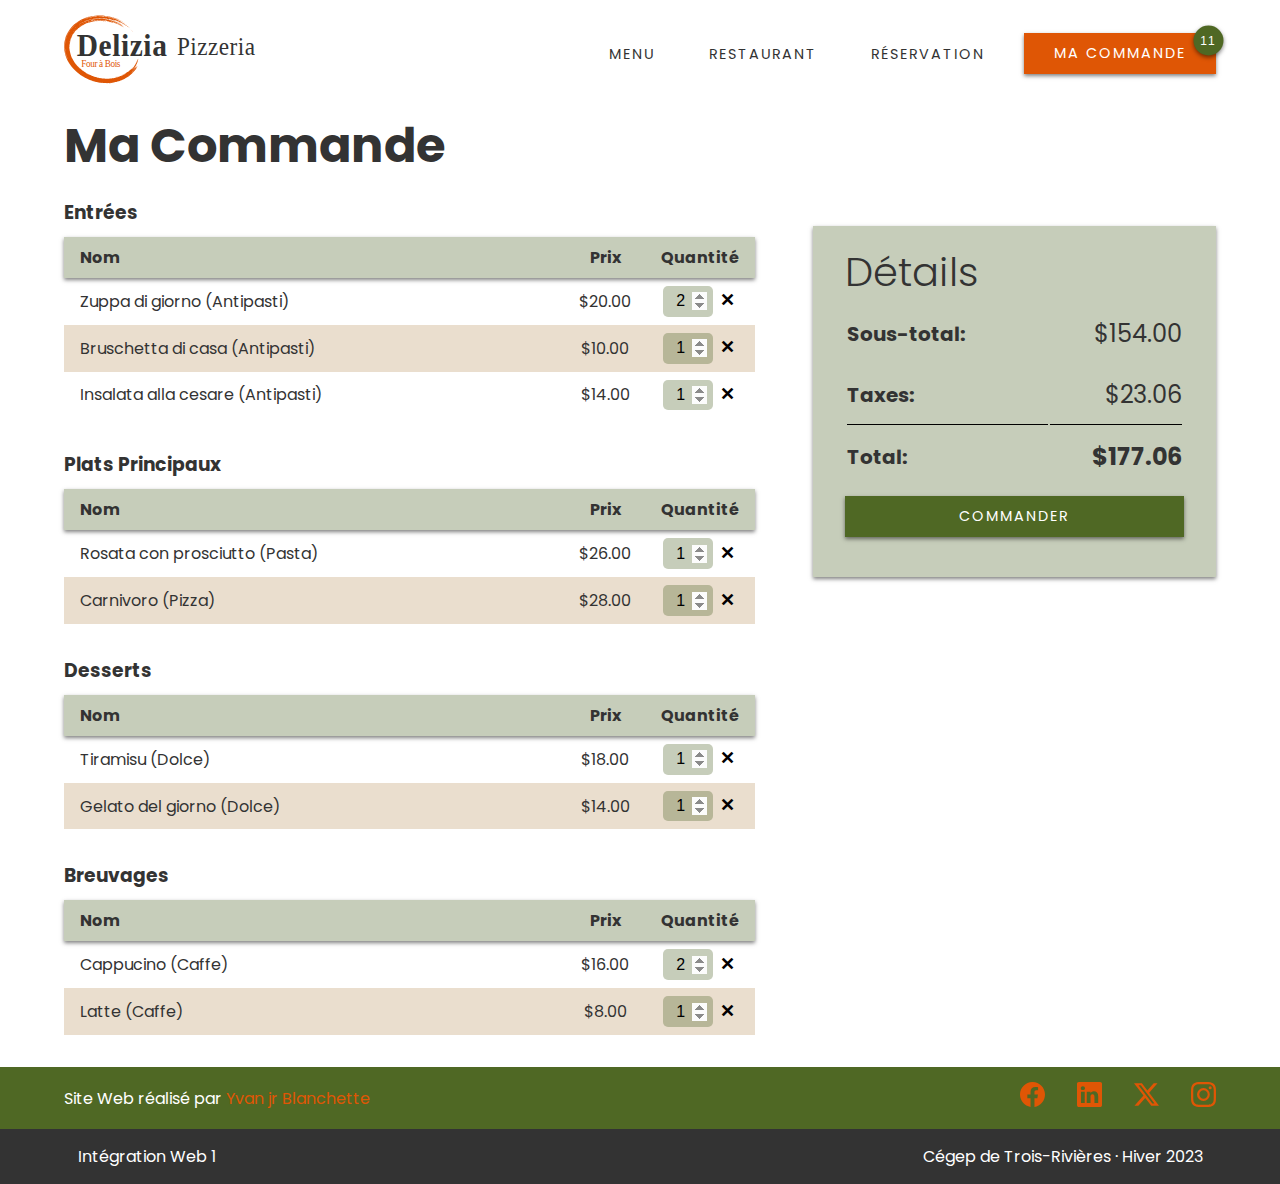
<file: commande.html>
<!DOCTYPE html>
<html lang="fr">

<head>
  <meta charset="UTF-8">
  <meta name="viewport" content="width=device-width, initial-scale=1.0">
  <title>Delizia Pizzeria | Four à Bois | Ma Commande</title>

  <!--! Social Sharing -->
  <meta property="og:title" content="Delizia Pizzeria | Four à Bois | Ma Commande">
  <meta property="og:type" content="Restaurant Pizzeria au four à Bois">
  <meta property="og:url" content="https://EvansWebDesign.tech/delizia/">
  <meta property="og:image" content="./assets/images/Delizia_preview.jpg">
  <meta property="og:description"
    content="La meilleure pizza cuite au four à bois des Laurentides! Nos pizzas sont fait à base d'ingrédients frais, naturels et locaux!">
  <meta property="og:locale" content="fr_CA">
  <meta property="og:locale:alternate" content="en_CA">
  <meta property="og:site_name" content="Delizia Pizzeria">

  <!--! Google fonts -->
  <link rel="preconnect" href="https://fonts.googleapis.com">
  <link rel="preconnect" href="https://fonts.gstatic.com" crossorigin>
  <link href="https://fonts.googleapis.com/css2?family=Poppins:wght@300;400&display=swap" rel="stylesheet">

  <!--! Custom CSS -->
  <link rel="stylesheet" href="./css/commande.css">

  <!--! Favicons -->
  <link rel="icon" type="image/png" href="./assets/images/favicon-32x32.png" sizes="32x32">
  <link rel="icon" type="image/png" href="./assets/images/favicon-16x16.png" sizes="16x16">
</head>

<body>
  <!--! Navbar -->
  <header id="navbar">
    <div class="navbar">
      <!--? Logo -->
      <div class="navbar__logo-wrapper">
        <a href="index.html">
          <img src="./assets/images/delizia_logo--black.svg" alt="Delizia logo" class="navbar__logo">
        </a>
      </div>
      <!--? Mobile navigation and Cart -->
      <nav class="navbar__mobile-nav">
        <div class="navbar__mobile-cart"><a href="commande.html"><svg xmlns="http://www.w3.org/2000/svg"
              fill="currentColor" class="bi bi-basket3-fill" viewBox="0 0 16 16">
              <path
                d="M5.757 1.071a.5.5 0 0 1 .172.686L3.383 6h9.234L10.07 1.757a.5.5 0 1 1 .858-.514L13.783 6H15.5a.5.5 0 0 1 .5.5v1a.5.5 0 0 1-.5.5H.5a.5.5 0 0 1-.5-.5v-1A.5.5 0 0 1 .5 6h1.717L5.07 1.243a.5.5 0 0 1 .686-.172zM2.468 15.426.943 9h14.114l-1.525 6.426a.75.75 0 0 1-.729.574H3.197a.75.75 0 0 1-.73-.574z" />
            </svg><span class="cart"></span></a></div>
        <div class="navbar__toggle"><span class="navbar__toggler"></span></div>
      </nav>
      <!--? Desktop navigation -->
      <nav class="navbar__nav">
        <ul class="navbar__nav-list">
          <li class="navbar__nav-item"><a href="menu.html" class="navbar__nav-link btn btn--primary">Menu</a>
          </li>
          <li class="navbar__nav-item"><a href="restaurant.html"
              class="navbar__nav-link btn btn--primary">Restaurant</a></li>
          <li class="navbar__nav-item"><a href="reservation.html"
              class="navbar__nav-link btn btn--primary">Réservation</a></li>
          <li class="navbar__nav-item  btn btn--secondary active"><a href="commande.html"
              class="navbar__nav-link btn">Ma
              Commande</a><span class="cart"></span></li>
        </ul>
      </nav>
    </div>
  </header>

  <main>
    <div class="container">
      <!--  Hidden h1 for headers hierarchy-->
      <h1 class="hide">Delizia Pizzeria | Ma Commande</h1>
      <!-- Page title -->
      <h2 class="page-title">Ma Commande</h2>
      <div class="order-wrapper">
        <!--! Order tables  -->
        <div class="order">
          <!--? Appetizers table -->
          <div class="order__category appetizers">
            <!-- table title -->
            <h3>Entrées</h3>
            <table>
              <!-- table head -->
              <thead>
                <tr>
                  <th>Nom</th>
                  <th>Prix</th>
                  <th>Quantité</th>
                </tr>
              </thead>
              <!-- table body -->
              <tbody class="appetizers-table">
                <!-- content injected with Javascript -->
              </tbody>
            </table>
          </div>

          <!--? Meal table  -->
          <div class="order__category meal">
            <!-- table title -->
            <h3>Plats Principaux</h3>
            <table>
              <!-- table head -->
              <thead>
                <tr>
                  <th>Nom</th>
                  <th>Prix</th>
                  <th>Quantité</th>
                </tr>
              </thead>
              <tbody class="meals-table">
                <!-- content injected with Javascript -->
              </tbody>
            </table>
          </div>

          <!--? Desserts table  -->
          <div class="order__category desserts">
            <!-- table title -->
            <h3>Desserts</h3>
            <table>
              <!-- table head -->
              <thead>
                <tr>
                  <th>Nom</th>
                  <th>Prix</th>
                  <th>Quantité</th>
                </tr>
              </thead>
              <!-- table body -->
              <tbody class="desserts-table">
                <!-- content injected with Javascript -->
              </tbody>
            </table>
          </div>

          <!--? Drinks table  -->
          <div class="order__category drinks">
            <!-- table title -->
            <h3>Breuvages</h3>
            <table>
              <!-- table head -->
              <thead>
                <tr>
                  <th>Nom</th>
                  <th>Prix</th>
                  <th>Quantité</th>
                </tr>
              </thead>
              <!-- table body -->
              <tbody class="drinks-table">
                <!-- content injected with Javascript -->
              </tbody>
            </table>
          </div>
        </div>

        <!--! Order Summary -->
        <aside class="order-summary">
          <div class="order-summary__wrapper">
            <!-- section title -->
            <h3 class="order-summary__title">Détails</h3>
            <table>
              <!-- table body -->
              <tbody>
                <tr>
                  <!-- subtotal -->
                  <th class="order-summary__price-label">Sous-total: </th>
                  <td><span class="order-summary__price sous-total"><!--  content injected with Javascript --></span>
                  </td>
                </tr>
                <tr>
                  <!-- taxes -->
                  <th class="order-summary__price-label">Taxes: </th>
                  <td><span class="order-summary__price taxes"><!--  content injected with Javascript --></span></td>
                </tr>
                <tr>
                  <!-- total -->
                  <th class="order-summary__price-label">Total:</th>
                  <td><span class="order-summary__price total"><!--  content injected with Javascript --></span></td>
                </tr>
              </tbody>
            </table>
            <!-- Order button -->
            <div class="btn-wrapper">
              <div class="btn btn--secondary"><a href="commande-informations.html" class="order-btn btn">Commander</a>
              </div>
            </div>
          </div>
        </aside>
      </div>
    </div>
  </main>


  <footer>
    <!--! Footer top bar  -->
    <div class="footer__top-bar">
      <div class="container">
        <ul class="footer__bar-wrapper">
          <li class="footer__element--left"><a class="footer__link"
              href="mailto:yvanblanchette@outlook.com?subject=Informations" target="_blank">Site Web réalisé par <span
                class="secondary"> Yvan jr Blanchette</span></a>
          </li>
          <!--? Footer socials  -->
          <li class="footer__element--right footer__social-icons">
            <!-- Facebook -->
            <a href="https://www.facebook.com/yvanblanchette" target="_blank">
              <svg xmlns="http://www.w3.org/2000/svg" viewBox="0 0 16 16">
                <path
                  d="M16 8.049c0-4.446-3.582-8.05-8-8.05C3.58 0-.002 3.603-.002 8.05c0 4.017 2.926 7.347 6.75 7.951v-5.625h-2.03V8.05H6.75V6.275c0-2.017 1.195-3.131 3.022-3.131.876 0 1.791.157 1.791.157v1.98h-1.009c-.993 0-1.303.621-1.303 1.258v1.51h2.218l-.354 2.326H9.25V16c3.824-.604 6.75-3.934 6.75-7.951">
                </path>
              </svg></a>
            <!-- Linkedin -->
            <a href="https://www.linkedin.com/in/yvan-junior-blanchette-07963925b/" target="_blank">
              <svg xmlns="http://www.w3.org/2000/svg" viewBox="0 0 16 16">
                <path
                  d="M0 1.146C0 .513.526 0 1.175 0h13.65C15.474 0 16 .513 16 1.146v13.708c0 .633-.526 1.146-1.175 1.146H1.175C.526 16 0 15.487 0 14.854zm4.943 12.248V6.169H2.542v7.225zm-1.2-8.212c.837 0 1.358-.554 1.358-1.248-.015-.709-.52-1.248-1.342-1.248S2.4 3.226 2.4 3.934c0 .694.521 1.248 1.327 1.248zm4.908 8.212V9.359c0-.216.016-.432.08-.586.173-.431.568-.878 1.232-.878.869 0 1.216.662 1.216 1.634v3.865h2.401V9.25c0-2.22-1.184-3.252-2.764-3.252-1.274 0-1.845.7-2.165 1.193v.025h-.016l.016-.025V6.169h-2.4c.03.678 0 7.225 0 7.225z">
                </path>
              </svg>
            </a>
            <!-- Twitter-x -->
            <a href="https://twitter.com/EvansWDesign" target="_blank">
              <svg xmlns="http://www.w3.org/2000/svg" viewBox="0 0 16 16">
                <path
                  d="M12.6.75h2.454l-5.36 6.142L16 15.25h-4.937l-3.867-5.07-4.425 5.07H.316l5.733-6.57L0 .75h5.063l3.495 4.633L12.601.75Zm-.86 13.028h1.36L4.323 2.145H2.865z">
                </path>
              </svg></a>
            <!-- Instagram -->
            <a href="https://www.instagram.com/EvansWDesign/" target="_blank">
              <svg xmlns="http://www.w3.org/2000/svg" viewBox="0 0 16 16">
                <path
                  d="M8 0C5.829 0 5.556.01 4.703.048 3.85.088 3.269.222 2.76.42a3.9 3.9 0 0 0-1.417.923A3.9 3.9 0 0 0 .42 2.76C.222 3.268.087 3.85.048 4.7.01 5.555 0 5.827 0 8.001c0 2.172.01 2.444.048 3.297.04.852.174 1.433.372 1.942.205.526.478.972.923 1.417.444.445.89.719 1.416.923.51.198 1.09.333 1.942.372C5.555 15.99 5.827 16 8 16s2.444-.01 3.298-.048c.851-.04 1.434-.174 1.943-.372a3.9 3.9 0 0 0 1.416-.923c.445-.445.718-.891.923-1.417.197-.509.332-1.09.372-1.942C15.99 10.445 16 10.173 16 8s-.01-2.445-.048-3.299c-.04-.851-.175-1.433-.372-1.941a3.9 3.9 0 0 0-.923-1.417A3.9 3.9 0 0 0 13.24.42c-.51-.198-1.092-.333-1.943-.372C10.443.01 10.172 0 7.998 0zm-.717 1.442h.718c2.136 0 2.389.007 3.232.046.78.035 1.204.166 1.486.275.373.145.64.319.92.599s.453.546.598.92c.11.281.24.705.275 1.485.039.843.047 1.096.047 3.231s-.008 2.389-.047 3.232c-.035.78-.166 1.203-.275 1.485a2.5 2.5 0 0 1-.599.919c-.28.28-.546.453-.92.598-.28.11-.704.24-1.485.276-.843.038-1.096.047-3.232.047s-2.39-.009-3.233-.047c-.78-.036-1.203-.166-1.485-.276a2.5 2.5 0 0 1-.92-.598 2.5 2.5 0 0 1-.6-.92c-.109-.281-.24-.705-.275-1.485-.038-.843-.046-1.096-.046-3.233s.008-2.388.046-3.231c.036-.78.166-1.204.276-1.486.145-.373.319-.64.599-.92s.546-.453.92-.598c.282-.11.705-.24 1.485-.276.738-.034 1.024-.044 2.515-.045zm4.988 1.328a.96.96 0 1 0 0 1.92.96.96 0 0 0 0-1.92m-4.27 1.122a4.109 4.109 0 1 0 0 8.217 4.109 4.109 0 0 0 0-8.217m0 1.441a2.667 2.667 0 1 1 0 5.334 2.667 2.667 0 0 1 0-5.334">
                </path>
              </svg></a>
          </li>
        </ul>
      </div>
    </div>
    <!--! Footer bottom bar  -->
    <div class=" footer__bottom-bar">
      <div class="container">
        <ul class="footer__bar-wrapper">
          <li class="footer__element--left">Intégration Web 1</li>
          <li class="footer__element--right">Cégep de
            Trois-Rivières · Hiver 2023</li>
        </ul>
      </div>
    </div>
  </footer>


  <!--! Mobile Navigation -->
  <div class="mobile-nav">
    <ul class="mobile-nav__list">
      <li class="mobile__nav-item"><a href="index.html" class="mobile-nav-link btn btn--primary">Accueil</a></li>
      <li class="mobile__nav-item"><a href="menu.html" class="mobile-nav-link btn btn--primary">Menu</a></li>
      <li class="mobile__nav-item"><a href="restaurant.html" class="mobile-nav-link btn btn--primary">Restaurant</a>
      </li>
      <li class="mobile__nav-item"><a href="reservation.html" class="mobile-nav-link btn btn--primary">Réservation</a>
      </li>
      <li class="mobile__nav-item btn btn--secondary active"><a href="commande.html" class="mobile-nav__link btn">Ma
          Commande</a><span class="cart"></span>
      </li>
      <!--? Mobile-nav socials -->
      <li class="mobile-nav__socials">
        <!-- Facebook -->
        <a href="https://www.facebook.com/yvanblanchette" target="_blank">
          <svg xmlns="http://www.w3.org/2000/svg" viewBox="0 0 16 16">
            <path
              d="M16 8.049c0-4.446-3.582-8.05-8-8.05C3.58 0-.002 3.603-.002 8.05c0 4.017 2.926 7.347 6.75 7.951v-5.625h-2.03V8.05H6.75V6.275c0-2.017 1.195-3.131 3.022-3.131.876 0 1.791.157 1.791.157v1.98h-1.009c-.993 0-1.303.621-1.303 1.258v1.51h2.218l-.354 2.326H9.25V16c3.824-.604 6.75-3.934 6.75-7.951">
            </path>
          </svg></a>
        <!-- Linkedin -->
        <a href="https://www.linkedin.com/in/yvan-junior-blanchette-07963925b/" target="_blank">
          <svg xmlns="http://www.w3.org/2000/svg" viewBox="0 0 16 16">
            <path
              d="M0 1.146C0 .513.526 0 1.175 0h13.65C15.474 0 16 .513 16 1.146v13.708c0 .633-.526 1.146-1.175 1.146H1.175C.526 16 0 15.487 0 14.854zm4.943 12.248V6.169H2.542v7.225zm-1.2-8.212c.837 0 1.358-.554 1.358-1.248-.015-.709-.52-1.248-1.342-1.248S2.4 3.226 2.4 3.934c0 .694.521 1.248 1.327 1.248zm4.908 8.212V9.359c0-.216.016-.432.08-.586.173-.431.568-.878 1.232-.878.869 0 1.216.662 1.216 1.634v3.865h2.401V9.25c0-2.22-1.184-3.252-2.764-3.252-1.274 0-1.845.7-2.165 1.193v.025h-.016l.016-.025V6.169h-2.4c.03.678 0 7.225 0 7.225z">
            </path>
          </svg></a>
        <!-- Twitter-x -->
        <a href="https://twitter.com/EvansWDesign" target="_blank">
          <svg xmlns="http://www.w3.org/2000/svg" viewBox="0 0 16 16">
            <path
              d="M12.6.75h2.454l-5.36 6.142L16 15.25h-4.937l-3.867-5.07-4.425 5.07H.316l5.733-6.57L0 .75h5.063l3.495 4.633L12.601.75Zm-.86 13.028h1.36L4.323 2.145H2.865z">
            </path>
          </svg></a>
        <!-- Instagram -->
        <a href="https://www.instagram.com/EvansWDesign/" target="_blank">
          <svg xmlns="http://www.w3.org/2000/svg" viewBox="0 0 16 16">
            <path
              d="M8 0C5.829 0 5.556.01 4.703.048 3.85.088 3.269.222 2.76.42a3.9 3.9 0 0 0-1.417.923A3.9 3.9 0 0 0 .42 2.76C.222 3.268.087 3.85.048 4.7.01 5.555 0 5.827 0 8.001c0 2.172.01 2.444.048 3.297.04.852.174 1.433.372 1.942.205.526.478.972.923 1.417.444.445.89.719 1.416.923.51.198 1.09.333 1.942.372C5.555 15.99 5.827 16 8 16s2.444-.01 3.298-.048c.851-.04 1.434-.174 1.943-.372a3.9 3.9 0 0 0 1.416-.923c.445-.445.718-.891.923-1.417.197-.509.332-1.09.372-1.942C15.99 10.445 16 10.173 16 8s-.01-2.445-.048-3.299c-.04-.851-.175-1.433-.372-1.941a3.9 3.9 0 0 0-.923-1.417A3.9 3.9 0 0 0 13.24.42c-.51-.198-1.092-.333-1.943-.372C10.443.01 10.172 0 7.998 0zm-.717 1.442h.718c2.136 0 2.389.007 3.232.046.78.035 1.204.166 1.486.275.373.145.64.319.92.599s.453.546.598.92c.11.281.24.705.275 1.485.039.843.047 1.096.047 3.231s-.008 2.389-.047 3.232c-.035.78-.166 1.203-.275 1.485a2.5 2.5 0 0 1-.599.919c-.28.28-.546.453-.92.598-.28.11-.704.24-1.485.276-.843.038-1.096.047-3.232.047s-2.39-.009-3.233-.047c-.78-.036-1.203-.166-1.485-.276a2.5 2.5 0 0 1-.92-.598 2.5 2.5 0 0 1-.6-.92c-.109-.281-.24-.705-.275-1.485-.038-.843-.046-1.096-.046-3.233s.008-2.388.046-3.231c.036-.78.166-1.204.276-1.486.145-.373.319-.64.599-.92s.546-.453.92-.598c.282-.11.705-.24 1.485-.276.738-.034 1.024-.044 2.515-.045zm4.988 1.328a.96.96 0 1 0 0 1.92.96.96 0 0 0 0-1.92m-4.27 1.122a4.109 4.109 0 1 0 0 8.217 4.109 4.109 0 0 0 0-8.217m0 1.441a2.667 2.667 0 1 1 0 5.334 2.667 2.667 0 0 1 0-5.334">
            </path>
          </svg></a>
      </li>
    </ul>
  </div>

  <!--! Javascript -->
  <script src="./js/script.js"></script>
  <script src="./js/commande.js"></script>
</body>

</html>
</file>
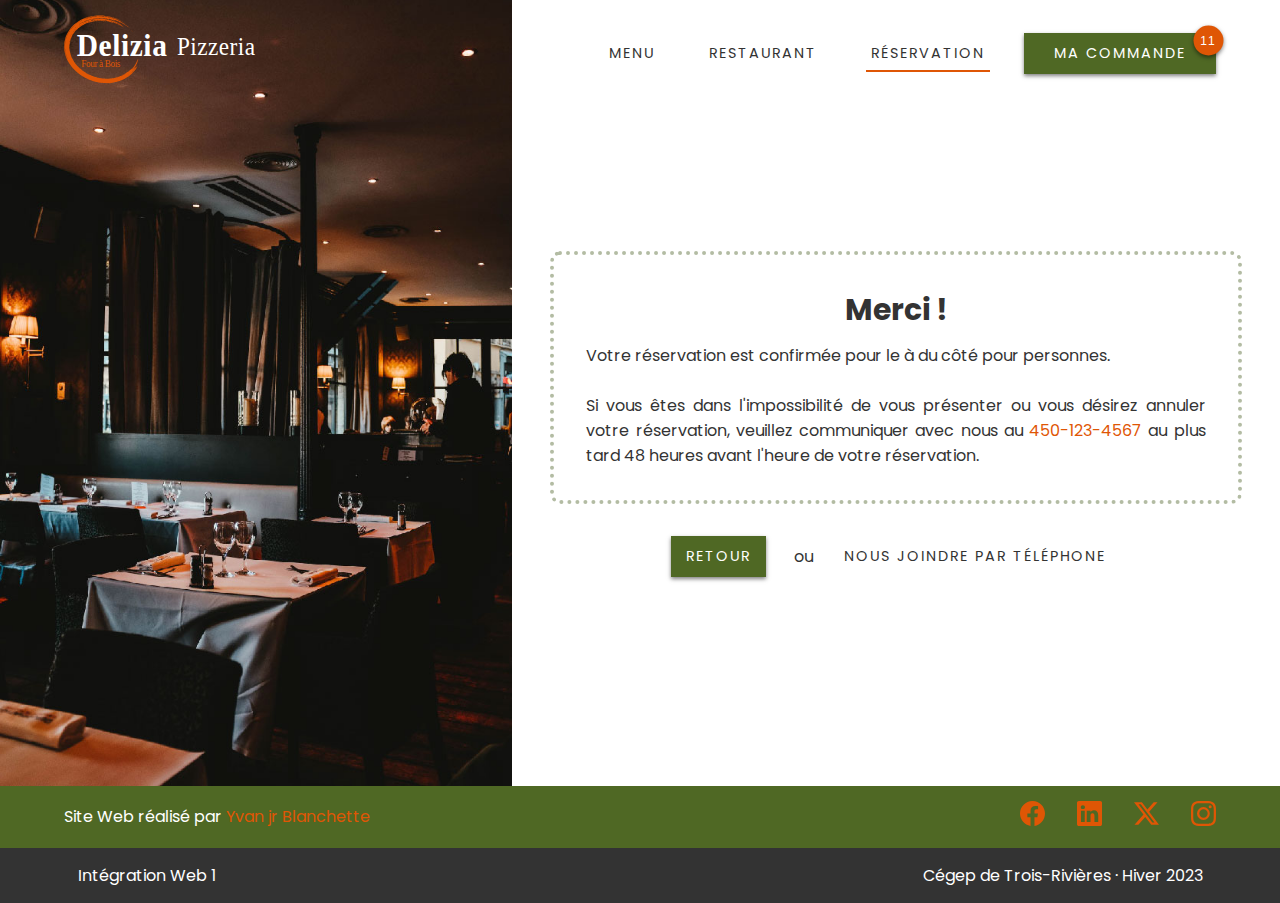
<file: confirmation.html>
<!DOCTYPE html>
<html lang="fr">

<head>
  <meta charset="UTF-8">
  <meta name="viewport" content="width=device-width, initial-scale=1.0">
  <title>Delizia Pizzeria | Four à Bois | Confirmation de Réservation</title>

  <!--! Social Sharing -->
  <meta property="og:title" content="Delizia Pizzeria | Four à Bois | Confirmation de Réservation">
  <meta property="og:type" content="Restaurant Pizzeria au four à Bois">
  <meta property="og:url" content="https://EvansWebDesign.tech/delizia/">
  <meta property="og:image" content="./assets/images/delizia_preview.jpg">
  <meta property="og:description"
    content="La meilleure pizza cuite au four à bois des Laurentides! Nos pizzas sont fait à base d'ingrédients frais, naturels et locaux!">
  <meta property="og:locale" content="fr_CA">
  <meta property="og:locale:alternate" content="en_CA">
  <meta property="og:site_name" content="Delizia Pizzeria">

  <!--! Google fonts -->
  <link rel="preconnect" href="https://fonts.googleapis.com">
  <link rel="preconnect" href="https://fonts.gstatic.com" crossorigin>
  <link href="https://fonts.googleapis.com/css2?family=Poppins:wght@300;400&display=swap" rel="stylesheet">

  <!--! Custom CSS -->
  <link rel="stylesheet" href="./css/confirmation.css">

  <!--! Favicons -->
  <link rel="icon" type="image/png" href="./assets/images/favicon-32x32.png" sizes="32x32">
  <link rel="icon" type="image/png" href="./assets/images/favicon-16x16.png" sizes="16x16">
</head>

<body class="restaurant">
  <!--! Navbar -->
  <header id="navbar">
    <div class="navbar">
      <!--? Logo -->
      <div class="navbar__logo-wrapper">
        <a href="index.html">
          <img src="./assets/images/delizia_logo--white.svg" alt="Delizia logo" class="navbar__logo">
        </a>
      </div>
      <!--? Mobile navigation and Cart -->
      <nav class="navbar__mobile-nav">
        <div class="navbar__mobile-cart"><a href="commande.html"><svg xmlns="http://www.w3.org/2000/svg"
              fill="currentColor" class="bi bi-basket3-fill" viewBox="0 0 16 16">
              <path
                d="M5.757 1.071a.5.5 0 0 1 .172.686L3.383 6h9.234L10.07 1.757a.5.5 0 1 1 .858-.514L13.783 6H15.5a.5.5 0 0 1 .5.5v1a.5.5 0 0 1-.5.5H.5a.5.5 0 0 1-.5-.5v-1A.5.5 0 0 1 .5 6h1.717L5.07 1.243a.5.5 0 0 1 .686-.172zM2.468 15.426.943 9h14.114l-1.525 6.426a.75.75 0 0 1-.729.574H3.197a.75.75 0 0 1-.73-.574z" />
            </svg><span class="cart"></span></a></div>
        <div class="navbar__toggle"><span class="navbar__toggler"></span></div>
      </nav>
      <!--? Desktop navigation -->
      <nav class="navbar__nav">
        <ul class="navbar__nav-list">
          <li class="navbar__nav-item btn btn--primary"><a href="index.html#menu" class="navbar__nav-link ">Menu</a>
          </li>
          <li class="navbar__nav-item btn btn--primary"><a href="restaurant.html"
              class="navbar__nav-link ">Restaurant</a></li>
          <li class="navbar__nav-item btn btn--primary active"><a href="reservation.html"
              class="navbar__nav-link ">Réservation</a>
          </li>
          <li class="navbar__nav-item  btn btn--secondary"><a href="commande.html" class="navbar__nav-link btn">Ma
              Commande</a><span class="cart"></span></li>
        </ul>
      </nav>
    </div>
  </header>


  <main class="full-height">
    <div class="container-full">
      <!--! Page wrapper  -->
      <div class="booking__wrapper">

        <!--! Left-side Images container -->
        <aside class="booking__img-container"></aside>

        <!--! Right-side Confirmation message -->
        <div class="booking__page-wrapper">
          <div class="booking__header">
            <!--  Hidden h1 for headers hierarchy-->
            <h1 class="hide">Delizia Pizzeria | Confirmation de réservation</h1>
          </div>
          <div class="booking__body">

            <div class="confirmation">
              <!--? Confirmation title -->
              <h2>Merci <span class="nom"><!-- content injected with Javascript --></span>!</h2>
              <!--? Confirmation message -->
              <p>Votre réservation est confirmée pour le <span
                  class="date"><!-- content injected with Javascript--></span> à <span
                  class="heure"><!-- content injected with Javascript--></span> du
                côté <span class="lieu"><!-- content injected with Javascript--></span> pour <span
                  class="personnes"><!-- content injected with Javascript--></span> personnes.</p><br>

              <p>Si vous êtes dans l'impossibilité de vous présenter ou vous désirez annuler votre réservation,
                veuillez communiquer avec nous au <a href="tel:+14501234567" class="secondary">450-123-4567</a> au plus
                tard 48 heures
                avant l'heure de votre
                réservation.</p>
            </div>
            <!--? Back / Call buttons -->
            <div class="form-buttons-wrapper">
              <a href="index.html" class="btn btn--secondary">RETOUR</a><span>&nbsp;&nbsp; ou
              </span>
              <a href="tel:+14501234567" class="btn btn--primary">NOUS JOINDRE par Téléphone</a>
            </div>
          </div>
        </div>
      </div>
    </div>
  </main>


  <footer>
    <!--! Footer top bar -->
    <div class="footer__top-bar">
      <div class="container">
        <ul class="footer__bar-wrapper">
          <li class="footer__element--left"><a class="footer__link"
              href="mailto:yvanblanchette@outlook.com?subject=Informations" target="_blank">Site Web réalisé par <span
                class="secondary"> Yvan jr Blanchette</span></a>
          </li>
          <!--? Footer socials -->
          <li class="footer__element--right footer__social-icons">
            <!-- Facebook -->
            <a href="https://www.facebook.com/yvanblanchette" target="_blank">
              <svg xmlns="http://www.w3.org/2000/svg" viewBox="0 0 16 16">
                <path
                  d="M16 8.049c0-4.446-3.582-8.05-8-8.05C3.58 0-.002 3.603-.002 8.05c0 4.017 2.926 7.347 6.75 7.951v-5.625h-2.03V8.05H6.75V6.275c0-2.017 1.195-3.131 3.022-3.131.876 0 1.791.157 1.791.157v1.98h-1.009c-.993 0-1.303.621-1.303 1.258v1.51h2.218l-.354 2.326H9.25V16c3.824-.604 6.75-3.934 6.75-7.951">
                </path>
              </svg></a>
            <!-- Linkedin -->
            <a href="https://www.linkedin.com/in/yvan-junior-blanchette-07963925b/" target="_blank">
              <svg xmlns="http://www.w3.org/2000/svg" viewBox="0 0 16 16">
                <path
                  d="M0 1.146C0 .513.526 0 1.175 0h13.65C15.474 0 16 .513 16 1.146v13.708c0 .633-.526 1.146-1.175 1.146H1.175C.526 16 0 15.487 0 14.854zm4.943 12.248V6.169H2.542v7.225zm-1.2-8.212c.837 0 1.358-.554 1.358-1.248-.015-.709-.52-1.248-1.342-1.248S2.4 3.226 2.4 3.934c0 .694.521 1.248 1.327 1.248zm4.908 8.212V9.359c0-.216.016-.432.08-.586.173-.431.568-.878 1.232-.878.869 0 1.216.662 1.216 1.634v3.865h2.401V9.25c0-2.22-1.184-3.252-2.764-3.252-1.274 0-1.845.7-2.165 1.193v.025h-.016l.016-.025V6.169h-2.4c.03.678 0 7.225 0 7.225z">
                </path>
              </svg>
            </a>
            <!-- Twitter-x -->
            <a href="https://twitter.com/EvansWDesign" target="_blank">
              <svg xmlns="http://www.w3.org/2000/svg" viewBox="0 0 16 16">
                <path
                  d="M12.6.75h2.454l-5.36 6.142L16 15.25h-4.937l-3.867-5.07-4.425 5.07H.316l5.733-6.57L0 .75h5.063l3.495 4.633L12.601.75Zm-.86 13.028h1.36L4.323 2.145H2.865z">
                </path>
              </svg></a>
            <!-- Instagram -->
            <a href="https://www.instagram.com/EvansWDesign/" target="_blank">
              <svg xmlns="http://www.w3.org/2000/svg" viewBox="0 0 16 16">
                <path
                  d="M8 0C5.829 0 5.556.01 4.703.048 3.85.088 3.269.222 2.76.42a3.9 3.9 0 0 0-1.417.923A3.9 3.9 0 0 0 .42 2.76C.222 3.268.087 3.85.048 4.7.01 5.555 0 5.827 0 8.001c0 2.172.01 2.444.048 3.297.04.852.174 1.433.372 1.942.205.526.478.972.923 1.417.444.445.89.719 1.416.923.51.198 1.09.333 1.942.372C5.555 15.99 5.827 16 8 16s2.444-.01 3.298-.048c.851-.04 1.434-.174 1.943-.372a3.9 3.9 0 0 0 1.416-.923c.445-.445.718-.891.923-1.417.197-.509.332-1.09.372-1.942C15.99 10.445 16 10.173 16 8s-.01-2.445-.048-3.299c-.04-.851-.175-1.433-.372-1.941a3.9 3.9 0 0 0-.923-1.417A3.9 3.9 0 0 0 13.24.42c-.51-.198-1.092-.333-1.943-.372C10.443.01 10.172 0 7.998 0zm-.717 1.442h.718c2.136 0 2.389.007 3.232.046.78.035 1.204.166 1.486.275.373.145.64.319.92.599s.453.546.598.92c.11.281.24.705.275 1.485.039.843.047 1.096.047 3.231s-.008 2.389-.047 3.232c-.035.78-.166 1.203-.275 1.485a2.5 2.5 0 0 1-.599.919c-.28.28-.546.453-.92.598-.28.11-.704.24-1.485.276-.843.038-1.096.047-3.232.047s-2.39-.009-3.233-.047c-.78-.036-1.203-.166-1.485-.276a2.5 2.5 0 0 1-.92-.598 2.5 2.5 0 0 1-.6-.92c-.109-.281-.24-.705-.275-1.485-.038-.843-.046-1.096-.046-3.233s.008-2.388.046-3.231c.036-.78.166-1.204.276-1.486.145-.373.319-.64.599-.92s.546-.453.92-.598c.282-.11.705-.24 1.485-.276.738-.034 1.024-.044 2.515-.045zm4.988 1.328a.96.96 0 1 0 0 1.92.96.96 0 0 0 0-1.92m-4.27 1.122a4.109 4.109 0 1 0 0 8.217 4.109 4.109 0 0 0 0-8.217m0 1.441a2.667 2.667 0 1 1 0 5.334 2.667 2.667 0 0 1 0-5.334">
                </path>
              </svg></a>
          </li>
        </ul>
      </div>
    </div>

    <!--! Footer bottom bar -->
    <div class=" footer__bottom-bar">
      <div class="container">
        <ul class="footer__bar-wrapper">
          <li class="footer__element--left">Intégration Web 1</li>
          <li class="footer__element--right">Cégep de
            Trois-Rivières · Hiver 2023</li>
        </ul>
      </div>
    </div>
  </footer>


  <!--! Mobile Navigation -->
  <div class="mobile-nav">
    <ul class="mobile-nav__list">
      <li class="mobile__nav-item"><a href="index.html" class="mobile-nav-link btn btn--primary">Accueil</a></li>
      <li class="mobile__nav-item"><a href="menu.html" class="mobile-nav-link btn btn--primary">Menu</a></li>
      <li class="mobile__nav-item"><a href="restaurant.html" class="mobile-nav-link btn btn--primary">Restaurant</a>
      </li>
      <li class="mobile__nav-item"><a href="reservation.html"
          class="mobile-nav-link btn btn--primary  active">Réservation</a>
      </li>
      <li class="mobile__nav-item btn btn--secondary"><a href="commande.html" class="mobile-nav__link btn">Ma
          Commande</a><span class="cart"></span>
      </li>
      <!--? Mobile-nav socials  -->
      <li class="mobile-nav__socials">
        <!-- Facebook -->
        <a href="https://www.facebook.com/yvanblanchette" target="_blank">
          <svg xmlns="http://www.w3.org/2000/svg" viewBox="0 0 16 16">
            <path
              d="M16 8.049c0-4.446-3.582-8.05-8-8.05C3.58 0-.002 3.603-.002 8.05c0 4.017 2.926 7.347 6.75 7.951v-5.625h-2.03V8.05H6.75V6.275c0-2.017 1.195-3.131 3.022-3.131.876 0 1.791.157 1.791.157v1.98h-1.009c-.993 0-1.303.621-1.303 1.258v1.51h2.218l-.354 2.326H9.25V16c3.824-.604 6.75-3.934 6.75-7.951">
            </path>
          </svg></a>
        <!-- Linkedin -->
        <a href="https://www.linkedin.com/in/yvan-junior-blanchette-07963925b/" target="_blank">
          <svg xmlns="http://www.w3.org/2000/svg" viewBox="0 0 16 16">
            <path
              d="M0 1.146C0 .513.526 0 1.175 0h13.65C15.474 0 16 .513 16 1.146v13.708c0 .633-.526 1.146-1.175 1.146H1.175C.526 16 0 15.487 0 14.854zm4.943 12.248V6.169H2.542v7.225zm-1.2-8.212c.837 0 1.358-.554 1.358-1.248-.015-.709-.52-1.248-1.342-1.248S2.4 3.226 2.4 3.934c0 .694.521 1.248 1.327 1.248zm4.908 8.212V9.359c0-.216.016-.432.08-.586.173-.431.568-.878 1.232-.878.869 0 1.216.662 1.216 1.634v3.865h2.401V9.25c0-2.22-1.184-3.252-2.764-3.252-1.274 0-1.845.7-2.165 1.193v.025h-.016l.016-.025V6.169h-2.4c.03.678 0 7.225 0 7.225z">
            </path>
          </svg></a>
        <!-- Twitter-x -->
        <a href="https://twitter.com/EvansWDesign" target="_blank">
          <svg xmlns="http://www.w3.org/2000/svg" viewBox="0 0 16 16">
            <path
              d="M12.6.75h2.454l-5.36 6.142L16 15.25h-4.937l-3.867-5.07-4.425 5.07H.316l5.733-6.57L0 .75h5.063l3.495 4.633L12.601.75Zm-.86 13.028h1.36L4.323 2.145H2.865z">
            </path>
          </svg></a>
        <!-- Instagram -->
        <a href="https://www.instagram.com/EvansWDesign/" target="_blank">
          <svg xmlns="http://www.w3.org/2000/svg" viewBox="0 0 16 16">
            <path
              d="M8 0C5.829 0 5.556.01 4.703.048 3.85.088 3.269.222 2.76.42a3.9 3.9 0 0 0-1.417.923A3.9 3.9 0 0 0 .42 2.76C.222 3.268.087 3.85.048 4.7.01 5.555 0 5.827 0 8.001c0 2.172.01 2.444.048 3.297.04.852.174 1.433.372 1.942.205.526.478.972.923 1.417.444.445.89.719 1.416.923.51.198 1.09.333 1.942.372C5.555 15.99 5.827 16 8 16s2.444-.01 3.298-.048c.851-.04 1.434-.174 1.943-.372a3.9 3.9 0 0 0 1.416-.923c.445-.445.718-.891.923-1.417.197-.509.332-1.09.372-1.942C15.99 10.445 16 10.173 16 8s-.01-2.445-.048-3.299c-.04-.851-.175-1.433-.372-1.941a3.9 3.9 0 0 0-.923-1.417A3.9 3.9 0 0 0 13.24.42c-.51-.198-1.092-.333-1.943-.372C10.443.01 10.172 0 7.998 0zm-.717 1.442h.718c2.136 0 2.389.007 3.232.046.78.035 1.204.166 1.486.275.373.145.64.319.92.599s.453.546.598.92c.11.281.24.705.275 1.485.039.843.047 1.096.047 3.231s-.008 2.389-.047 3.232c-.035.78-.166 1.203-.275 1.485a2.5 2.5 0 0 1-.599.919c-.28.28-.546.453-.92.598-.28.11-.704.24-1.485.276-.843.038-1.096.047-3.232.047s-2.39-.009-3.233-.047c-.78-.036-1.203-.166-1.485-.276a2.5 2.5 0 0 1-.92-.598 2.5 2.5 0 0 1-.6-.92c-.109-.281-.24-.705-.275-1.485-.038-.843-.046-1.096-.046-3.233s.008-2.388.046-3.231c.036-.78.166-1.204.276-1.486.145-.373.319-.64.599-.92s.546-.453.92-.598c.282-.11.705-.24 1.485-.276.738-.034 1.024-.044 2.515-.045zm4.988 1.328a.96.96 0 1 0 0 1.92.96.96 0 0 0 0-1.92m-4.27 1.122a4.109 4.109 0 1 0 0 8.217 4.109 4.109 0 0 0 0-8.217m0 1.441a2.667 2.667 0 1 1 0 5.334 2.667 2.667 0 0 1 0-5.334">
            </path>
          </svg></a>
      </li>
    </ul>
  </div>

  <!--! Javascript  -->
  <script src="./js/script.js"></script>
  <script src="./js/confirmation.js"></script>
</body>

</html>
</file>
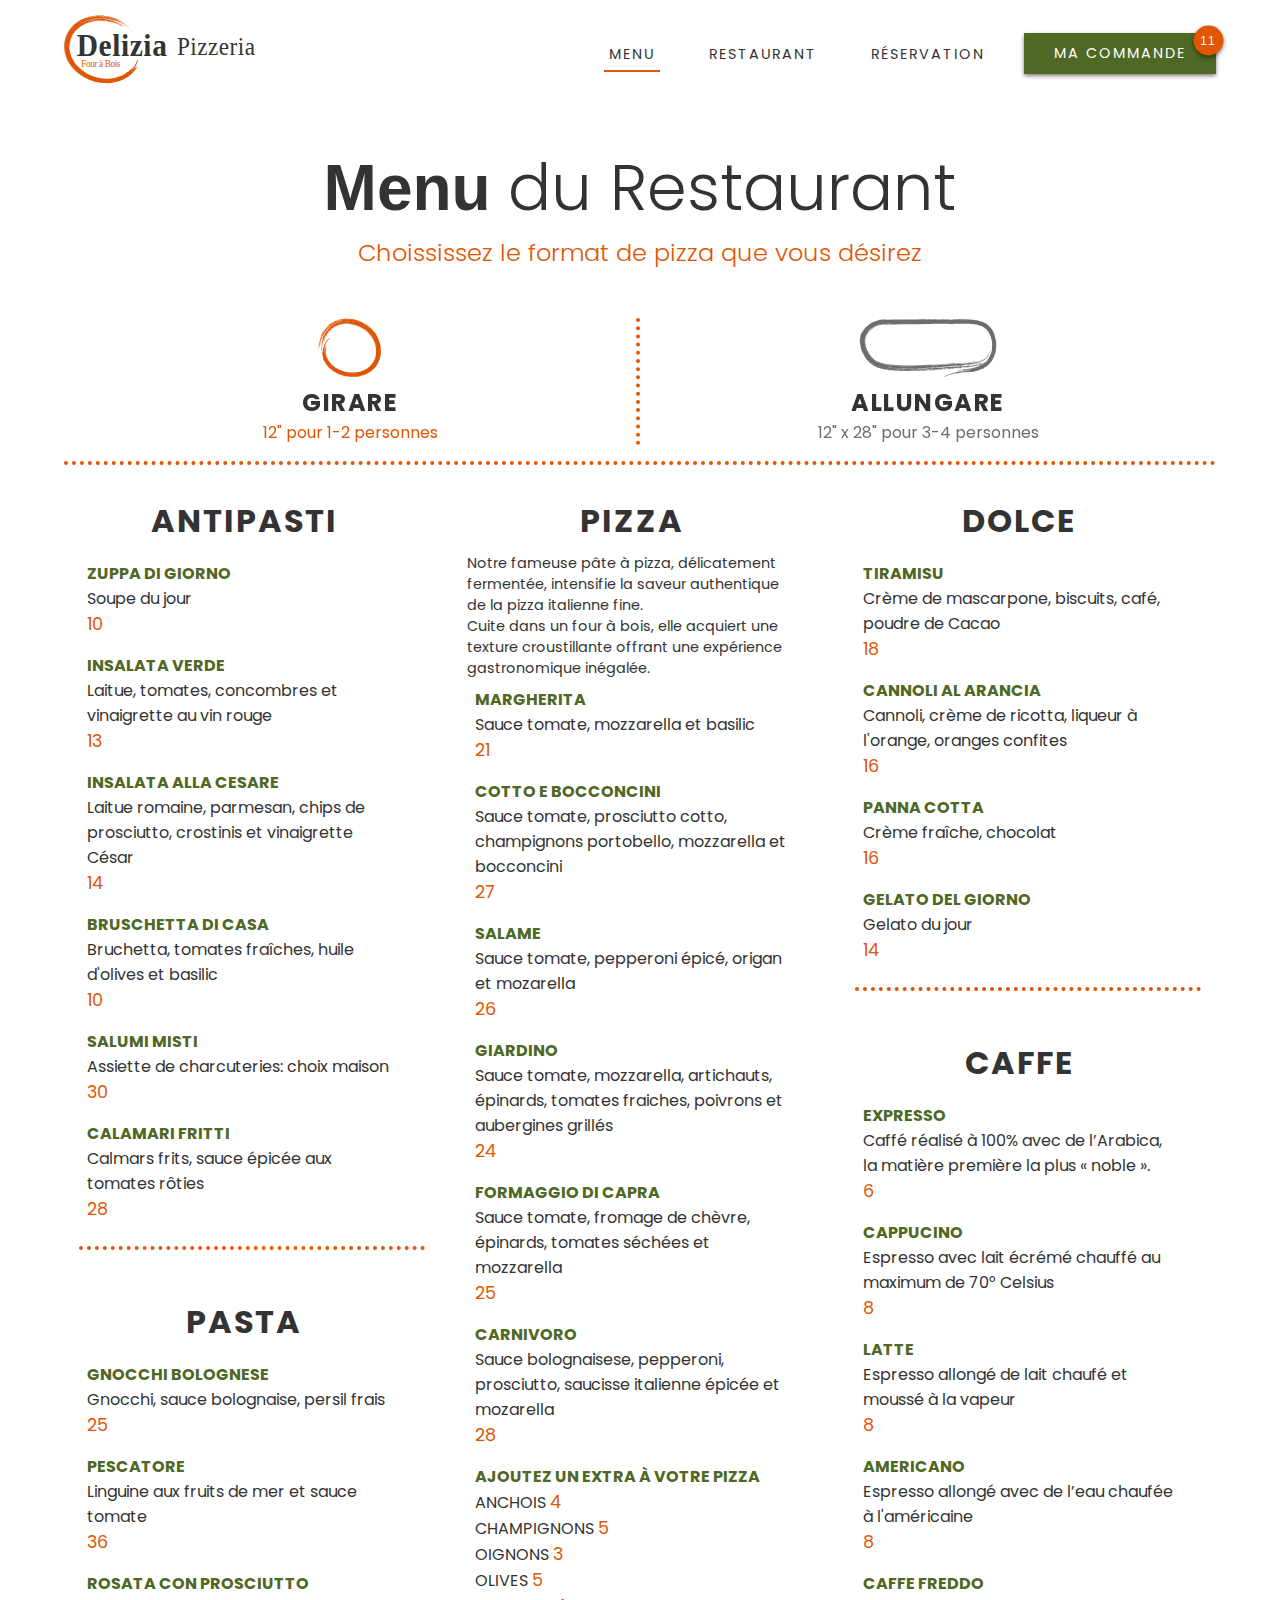
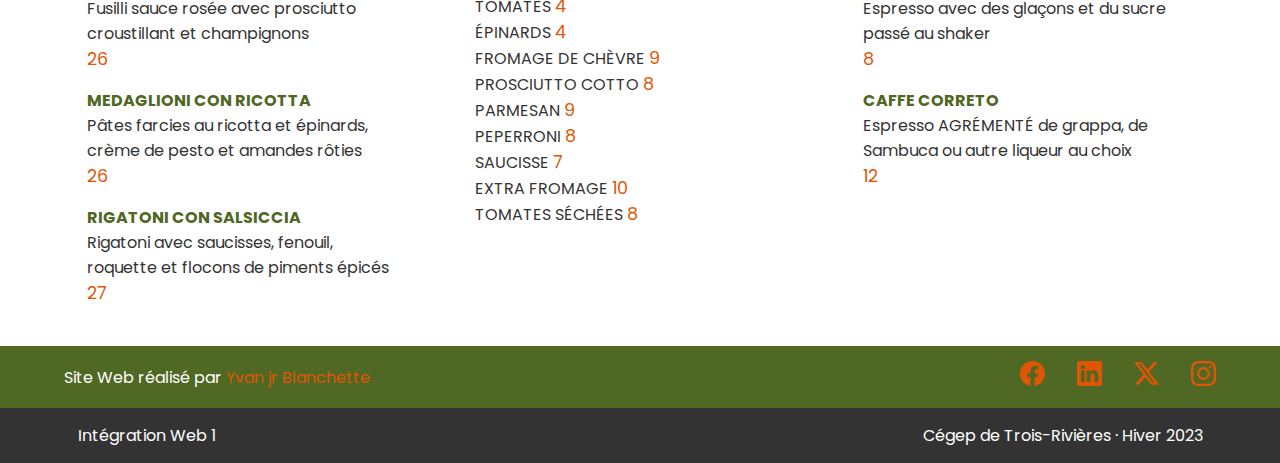
<file: menu.html>
<!DOCTYPE html>
<html lang="fr">

<head>
  <meta charset="UTF-8">
  <meta name="viewport" content="width=device-width, initial-scale=1.0">
  <title>Delizia Pizzeria | Four à Bois | Menu</title>

  <!-- Social Sharing -->
  <meta property="og:title" content="Delizia Pizzeria | Four à Bois | Menu">
  <meta property="og:type" content="Restaurant Pizzeria au four à Bois">
  <meta property="og:url" content="https://EvansWebDesign.tech/delizia/">
  <meta property="og:image" content="./assets/images/delizia_preview.jpg">
  <meta property="og:description"
    content="La meilleure pizza cuite au four à bois des Laurentides! Nos pizzas sont fait à base d'ingrédients frais, naturels et locaux!">
  <meta property="og:locale" content="fr_CA">
  <meta property="og:locale:alternate" content="en_CA">
  <meta property="og:site_name" content="Delizia Pizzeria">

  <!-- Google fonts -->
  <link rel="preconnect" href="https://fonts.googleapis.com">
  <link rel="preconnect" href="https://fonts.gstatic.com" crossorigin>
  <link href="https://fonts.googleapis.com/css2?family=Poppins:wght@300;400&display=swap" rel="stylesheet">

  <!-- Custom CSS -->
  <link rel="stylesheet" href="./css/menu.css">

  <!-- Favicons -->
  <link rel="icon" type="image/png" href="./assets/images/favicon-32x32.png" sizes="32x32">
  <link rel="icon" type="image/png" href="./assets/images/favicon-16x16.png" sizes="16x16">
</head>

<body>
  <!--! Navbar -->
  <header id="navbar">
    <div class="navbar">
      <!--? Logo -->
      <div class="navbar__logo-wrapper">
        <a href="index.html">
          <img src="./assets/images/delizia_logo--black.svg" alt="Delizia logo" class="navbar__logo">
        </a>
      </div>
      <!--? Mobile navigation and Cart -->
      <nav class="navbar__mobile-nav">
        <div class="navbar__mobile-cart"><a href="commande.html"><svg xmlns="http://www.w3.org/2000/svg"
              fill="currentColor" class="bi bi-basket3-fill" viewBox="0 0 16 16">
              <path
                d="M5.757 1.071a.5.5 0 0 1 .172.686L3.383 6h9.234L10.07 1.757a.5.5 0 1 1 .858-.514L13.783 6H15.5a.5.5 0 0 1 .5.5v1a.5.5 0 0 1-.5.5H.5a.5.5 0 0 1-.5-.5v-1A.5.5 0 0 1 .5 6h1.717L5.07 1.243a.5.5 0 0 1 .686-.172zM2.468 15.426.943 9h14.114l-1.525 6.426a.75.75 0 0 1-.729.574H3.197a.75.75 0 0 1-.73-.574z" />
            </svg><span class="cart"></span></a></div>
        <div class="navbar__toggle"><span class="navbar__toggler"></span></div>
      </nav>
      <!--? Desktop navigation -->
      <nav class="navbar__nav">
        <ul class="navbar__nav-list">
          <li class="navbar__nav-item"><a href="menu.html" class="navbar__nav-link btn btn--primary active">Menu</a>
          </li>
          <li class="navbar__nav-item"><a href="restaurant.html"
              class="navbar__nav-link btn btn--primary">Restaurant</a></li>
          <li class="navbar__nav-item"><a href="reservation.html"
              class="navbar__nav-link btn btn--primary">Réservation</a></li>
          <li class="navbar__nav-item  btn btn--secondary"><a href="commande.html" class="navbar__nav-link btn">Ma
              Commande</a><span class="cart"></span></li>
        </ul>
      </nav>
    </div>
  </header>


  <main>
    <!-- Menu section -->
    <section id="menu" class="menu-section">
      <div class="container">
        <!--  Hidden h1 for headers hierarchy-->
        <h1 class="hide">Delizia Pizzeria | Menu</h1>
        <!--! Menu title -->
        <h2 class="section__title">Menu <span class="poppins-light hide-md">du Restaurant</span></h2>
        <!--! Menu subtitle -->
        <h3 class="section__subtitle poppins-light">Choississez le format de pizza <span class="hide-md"> que vous
            désirez</span></h3>
        <!--! Pizza size selector -->
        <div class="menu__sizes">
          <div class="menu__girare active">
            <img src="./assets/images/girare.svg" alt="girare image" class="menu__sizes-img">
            <h3>GIRARE</h3>
            <p>12" pour 1-2 personnes</p>
          </div>
          <div class="menu__allungare">
            <img src="./assets/images/allungare.svg" alt="girare image" class="menu__sizes-img">
            <h3>ALLUNGARE</h3>
            <p>12" x 28" pour 3-4 personnes</p>
          </div>
        </div>
        <!--! Menu content -->
        <div class="menu-content">
          <!--? Column 01 -->
          <div class="menu__column menu__column--1">
            <!--* Column 01 - Section 01-->
            <div class="menu__section menu__section--1">
              <!-- Section title -->
              <h3 class="menu__section-title">ANTIPASTI</h3>
              <!-- Item 01 -->
              <div data-category="antipasti" class="menu__item">
                <h4>ZUPPA DI GIORNO</h4>
                <p>Soupe du jour</p>
                <p class="menu__price">10</p>
              </div>
              <!-- Item 02 -->
              <div data-category="antipasti" class="menu__item">
                <h4>INSALATA VERDE</h4>
                <p>Laitue, tomates, concombres et vinaigrette au vin rouge</p>
                <p class="menu__price">13</p>
              </div>
              <!-- Item 03 -->
              <div data-category="antipasti" class="menu__item">
                <h4>INSALATA ALLA CESARE</h4>
                <p>Laitue romaine, parmesan, chips de prosciutto, crostinis et vinaigrette César</p>
                <p class="menu__price">14</p>
              </div>
              <!-- Item 04 -->
              <div data-category="antipasti" class="menu__item">
                <h4>BRUSCHETTA DI CASA</h4>
                <p>Bruchetta, tomates fraîches, huile d'olives et basilic</p>
                <p class="menu__price">10</p>
              </div>
              <!-- Item 05 -->
              <div data-category="antipasti" class="menu__item">
                <h4>SALUMI MISTI</h4>
                <p>Assiette de charcuteries: choix maison</p>
                <p class="menu__price">30</p>
              </div>
              <!-- Item 06 -->
              <div data-category="antipasti" class="menu__item">
                <h4>CALAMARI FRITTI</h4>
                <p>Calmars frits, sauce épicée aux tomates rôties</p>
                <p class="menu__price">28</p>
              </div>
            </div>

            <!--* Column 01 - Section 02 -->
            <div class="menu__section menu__section--2 menu__section--end">
              <!-- Section title -->
              <h3 class="menu__section-title">PASTA</h3>
              <!-- Item 01 -->
              <div data-category="pasta" class="menu__item">
                <h4>GNOCCHI BOLOGNESE</h4>
                <p>Gnocchi, sauce bolognaise, persil frais</p>
                <p class="menu__price">25</p>
              </div>
              <!-- Item 02 -->
              <div data-category="pasta" class="menu__item">
                <h4>PESCATORE</h4>
                <p>Linguine aux fruits de mer et sauce tomate</p>
                <p class="menu__price">36</p>
              </div>
              <!-- Item 03 -->
              <div data-category="pasta" class="menu__item">
                <h4>ROSATA CON PROSCIUTTO</h4>
                <p>Fusilli sauce rosée avec prosciutto croustillant et champignons</p>
                <p class="menu__price">26</p>
              </div>
              <!-- Item 04 -->
              <div data-category="pasta" class="menu__item">
                <h4>MEDAGLIONI CON RICOTTA</h4>
                <p>Pâtes farcies au ricotta et épinards, crème de pesto et amandes rôties</p>
                <p class="menu__price">26</p>
              </div>
              <!-- Item 05 -->
              <div data-category="pasta" class="menu__item">
                <h4>RIGATONI CON SALSICCIA</h4>
                <p>Rigatoni avec saucisses, fenouil, roquette et flocons de piments épicés</p>
                <p class="menu__price">27</p>
              </div>
            </div>
          </div>


          <!--? Column 02 -->
          <div class="menu__column menu__column--2">
            <!--* Column 02 - Section 01 -->
            <div class="menu__section menu__section--1 menu__section--end">
              <!-- Section title -->
              <h3 class="menu__section-title">PIZZA</h3>
              <!-- Section description -->
              <div class="pizza-desc">
                <p>Notre fameuse pâte à pizza, délicatement fermentée, intensifie la saveur authentique de la pizza
                  italienne fine.</p>
                <p>Cuite dans un four à bois, elle acquiert une texture croustillante offrant une expérience
                  gastronomique
                  inégalée.</p>
              </div>
              <!-- Item 01 -->
              <div data-category="pizza" class="menu__item">
                <h4>MARGHERITA</h4>
                <p>Sauce tomate, mozzarella et basilic</p>
                <p class="menu__price"><span class="price-pizza01">21</span></p>
              </div>
              <!-- Item 02 -->
              <div data-category="pizza" class="menu__item">
                <h4>COTTO E BOCCONCINI</h4>
                <p>Sauce tomate, prosciutto cotto, champignons portobello, mozzarella et bocconcini</p>
                <p class="menu__price"><span class="price-pizza02">27</span></p>
              </div>
              <!-- Item 03 -->
              <div data-category="pizza" class="menu__item">
                <h4>SALAME</h4>
                <p>Sauce tomate, pepperoni épicé, origan et mozarella</p>
                <p class="menu__price"><span class="price-pizza03">26</span></p>
              </div>
              <!-- Item 04 -->
              <div data-category="pizza" class="menu__item">
                <h4>GIARDINO</h4>
                <p>Sauce tomate, mozzarella, artichauts, épinards, tomates fraiches, poivrons et aubergines grillés</p>
                <p class="menu__price"><span class="price-pizza04">24</span></p>
              </div>
              <!-- Item 05 -->
              <div data-category="pizza" class="menu__item">
                <h4>FORMAGGIO DI CAPRA</h4>
                <p>Sauce tomate, fromage de chèvre, épinards, tomates séchées et mozzarella</p>
                <p class="menu__price"><span class="price-pizza05">25</span></p>
              </div>
              <!-- Item 06 -->
              <div data-category="pizza" class="menu__item">
                <h4>CARNIVORO</h4>
                <p>Sauce bolognaisese, pepperoni, prosciutto, saucisse italienne épicée et mozarella</p>
                <p class="menu__price"><span class="price-pizza06">28</span></p>
              </div>
              <!-- Item 07 -->
              <div class="menu__extra">
                <h4>AJOUTEZ UN EXTRA À VOTRE PIZZA</h4>
                <ul>
                  <li>
                    ANCHOIS <span class="menu__price">4</span>
                  </li>
                  <li>
                    CHAMPIGNONS <span class="menu__price">5</span>
                  </li>
                  <li>
                    OIGNONS <span class="menu__price">3</span>
                  </li>
                  <li>
                    OLIVES <span class="menu__price">5</span>
                  </li>
                  <li>
                    TOMATES <span class="menu__price">4</span>
                  </li>
                  <li>
                    ÉPINARDS <span class="menu__price">4</span>
                  </li>
                  <li>
                    FROMAGE DE CHÈVRE <span class="menu__price">9</span>
                  </li>
                  <li>
                    PROSCIUTTO COTTO <span class="menu__price">8</span>
                  </li>
                  <li>
                    PARMESAN <span class="menu__price">9</span>
                  </li>
                  <li>
                    PEPERRONI <span class="menu__price">8</span>
                  </li>
                  <li>
                    SAUCISSE <span class="menu__price">7</span>
                  </li>
                  <li>
                    EXTRA FROMAGE <span class="menu__price">10</span>
                  </li>
                  <li>
                    TOMATES SÉCHÉES <span class="menu__price">8</span>
                  </li>
                </ul>
              </div>
            </div>
          </div>


          <!--? Column 03 -->
          <div class="menu__column menu__column--3">
            <!--* Column 03 - Section 01 -->
            <div class="menu__section menu__section--1">
              <!-- Section title -->
              <h3 class="menu__section-title">DOLCE</h3>
              <!-- Item 01 -->
              <div data-category="dolce" class="menu__item">
                <h4>TIRAMISU</h4>
                <p>Crème de mascarpone, biscuits, café, poudre de Cacao</p>
                <p class="menu__price">18</p>
              </div>
              <!-- Item 02 -->
              <div data-category="dolce" class="menu__item">
                <h4>CANNOLI AL ARANCIA</h4>
                <p>Cannoli, crème de ricotta, liqueur à l'orange, oranges confites</p>
                <p class="menu__price">16</p>
              </div>
              <!-- Item 03 -->
              <div data-category="dolce" class="menu__item">
                <h4>PANNA COTTA</h4>
                <p>Crème fraîche, chocolat</p>
                <p class="menu__price">16</p>
              </div>
              <!-- Item 04 -->
              <div data-category="dolce" class="menu__item">
                <h4>GELATO DEL GIORNO</h4>
                <p>Gelato du jour</p>
                <p class="menu__price">14</p>
              </div>
            </div>

            <!--* Column 03 - Section 02 -->
            <div class="menu__section menu__section--2">
              <!-- Section title -->
              <h3 class="menu__section-title">CAFFE</h3>
              <!-- Item 01 -->
              <div data-category="caffe" class="menu__item">
                <h4>EXPRESSO</h4>
                <p>Caffé réalisé à 100% avec de l’Arabica, la matière première la plus « noble ».</p>
                <p class="menu__price">6</p>
              </div>
              <!-- Item 02 -->
              <div data-category="caffe" class="menu__item">
                <h4>CAPPUCINO</h4>
                <p>Espresso avec lait écrémé chauffé au maximum de 70&deg; Celsius</p>
                <p class="menu__price">8</p>
              </div>
              <!-- Item 03 -->
              <div data-category="caffe" class="menu__item">
                <h4>LATTE</h4>
                <p>Espresso allongé de lait chaufé et moussé à la vapeur</p>
                <p class="menu__price">8</p>
              </div>
              <!-- Item 04 -->
              <div data-category="caffe" class="menu__item">
                <h4>AMERICANO</h4>
                <p>Espresso allongé avec de l’eau chaufée à l'américaine</p>
                <p class="menu__price">8</p>
              </div>
              <!-- Item 05 -->
              <div data-category="caffe" class="menu__item">
                <h4>CAFFE FREDDO</h4>
                <p>Espresso avec des glaçons et du sucre passé au shaker</p>
                <p class="menu__price">8</p>
              </div>
              <!-- Item 06 -->
              <div data-category="caffe" class="menu__item">
                <h4>CAFFE CORRETO</h4>
                <p>Espresso AGRÉMENTÉ de grappa, de Sambuca ou autre liqueur au choix</p>
                <p class="menu__price">12</p>
              </div>
            </div>
          </div>
        </div>
      </div>
    </section>
  </main>


  <footer>
    <!--! Footer top bar -->
    <div class="footer__top-bar">
      <div class="container">
        <ul class="footer__bar-wrapper">
          <li class="footer__element--left"><a class="footer__link"
              href="mailto:yvanblanchette@outlook.com?subject=Informations" target="_blank">Site Web réalisé par <span
                class="secondary"> Yvan jr Blanchette</span></a>
          </li>
          <!--? Footer socials -->
          <li class="footer__element--right footer__social-icons">
            <!-- Facebook -->
            <a href="https://www.facebook.com/yvanblanchette" target="_blank">
              <svg xmlns="http://www.w3.org/2000/svg" viewBox="0 0 16 16">
                <path
                  d="M16 8.049c0-4.446-3.582-8.05-8-8.05C3.58 0-.002 3.603-.002 8.05c0 4.017 2.926 7.347 6.75 7.951v-5.625h-2.03V8.05H6.75V6.275c0-2.017 1.195-3.131 3.022-3.131.876 0 1.791.157 1.791.157v1.98h-1.009c-.993 0-1.303.621-1.303 1.258v1.51h2.218l-.354 2.326H9.25V16c3.824-.604 6.75-3.934 6.75-7.951">
                </path>
              </svg></a>
            <!-- Linkedin -->
            <a href="https://www.linkedin.com/in/yvan-junior-blanchette-07963925b/" target="_blank">
              <svg xmlns="http://www.w3.org/2000/svg" viewBox="0 0 16 16">
                <path
                  d="M0 1.146C0 .513.526 0 1.175 0h13.65C15.474 0 16 .513 16 1.146v13.708c0 .633-.526 1.146-1.175 1.146H1.175C.526 16 0 15.487 0 14.854zm4.943 12.248V6.169H2.542v7.225zm-1.2-8.212c.837 0 1.358-.554 1.358-1.248-.015-.709-.52-1.248-1.342-1.248S2.4 3.226 2.4 3.934c0 .694.521 1.248 1.327 1.248zm4.908 8.212V9.359c0-.216.016-.432.08-.586.173-.431.568-.878 1.232-.878.869 0 1.216.662 1.216 1.634v3.865h2.401V9.25c0-2.22-1.184-3.252-2.764-3.252-1.274 0-1.845.7-2.165 1.193v.025h-.016l.016-.025V6.169h-2.4c.03.678 0 7.225 0 7.225z">
                </path>
              </svg>
            </a>
            <!-- Twitter-x -->
            <a href="https://twitter.com/EvansWDesign" target="_blank">
              <svg xmlns="http://www.w3.org/2000/svg" viewBox="0 0 16 16">
                <path
                  d="M12.6.75h2.454l-5.36 6.142L16 15.25h-4.937l-3.867-5.07-4.425 5.07H.316l5.733-6.57L0 .75h5.063l3.495 4.633L12.601.75Zm-.86 13.028h1.36L4.323 2.145H2.865z">
                </path>
              </svg></a>
            <!-- Instagram -->
            <a href="https://www.instagram.com/EvansWDesign/" target="_blank">
              <svg xmlns="http://www.w3.org/2000/svg" viewBox="0 0 16 16">
                <path
                  d="M8 0C5.829 0 5.556.01 4.703.048 3.85.088 3.269.222 2.76.42a3.9 3.9 0 0 0-1.417.923A3.9 3.9 0 0 0 .42 2.76C.222 3.268.087 3.85.048 4.7.01 5.555 0 5.827 0 8.001c0 2.172.01 2.444.048 3.297.04.852.174 1.433.372 1.942.205.526.478.972.923 1.417.444.445.89.719 1.416.923.51.198 1.09.333 1.942.372C5.555 15.99 5.827 16 8 16s2.444-.01 3.298-.048c.851-.04 1.434-.174 1.943-.372a3.9 3.9 0 0 0 1.416-.923c.445-.445.718-.891.923-1.417.197-.509.332-1.09.372-1.942C15.99 10.445 16 10.173 16 8s-.01-2.445-.048-3.299c-.04-.851-.175-1.433-.372-1.941a3.9 3.9 0 0 0-.923-1.417A3.9 3.9 0 0 0 13.24.42c-.51-.198-1.092-.333-1.943-.372C10.443.01 10.172 0 7.998 0zm-.717 1.442h.718c2.136 0 2.389.007 3.232.046.78.035 1.204.166 1.486.275.373.145.64.319.92.599s.453.546.598.92c.11.281.24.705.275 1.485.039.843.047 1.096.047 3.231s-.008 2.389-.047 3.232c-.035.78-.166 1.203-.275 1.485a2.5 2.5 0 0 1-.599.919c-.28.28-.546.453-.92.598-.28.11-.704.24-1.485.276-.843.038-1.096.047-3.232.047s-2.39-.009-3.233-.047c-.78-.036-1.203-.166-1.485-.276a2.5 2.5 0 0 1-.92-.598 2.5 2.5 0 0 1-.6-.92c-.109-.281-.24-.705-.275-1.485-.038-.843-.046-1.096-.046-3.233s.008-2.388.046-3.231c.036-.78.166-1.204.276-1.486.145-.373.319-.64.599-.92s.546-.453.92-.598c.282-.11.705-.24 1.485-.276.738-.034 1.024-.044 2.515-.045zm4.988 1.328a.96.96 0 1 0 0 1.92.96.96 0 0 0 0-1.92m-4.27 1.122a4.109 4.109 0 1 0 0 8.217 4.109 4.109 0 0 0 0-8.217m0 1.441a2.667 2.667 0 1 1 0 5.334 2.667 2.667 0 0 1 0-5.334">
                </path>
              </svg></a>
          </li>
        </ul>
      </div>
    </div>
    <!--! Footer bottom bar -->
    <div class=" footer__bottom-bar">
      <div class="container">
        <ul class="footer__bar-wrapper">
          <li class="footer__element--left">Intégration Web 1</li>
          <li class="footer__element--right">Cégep de
            Trois-Rivières · Hiver 2023</li>
        </ul>
      </div>
    </div>
  </footer>


  <!--! Mobile Navigation -->
  <div class="mobile-nav">
    <ul class="mobile-nav__list">
      <li class="mobile__nav-item"><a href="index.html" class="mobile-nav-link btn btn--primary">Accueil</a></li>
      <li class="mobile__nav-item"><a href="menu.html" class="mobile-nav-link btn btn--primary active">Menu</a></li>
      <li class="mobile__nav-item"><a href="restaurant.html" class="mobile-nav-link btn btn--primary">Restaurant</a>
      </li>
      <li class="mobile__nav-item"><a href="reservation.html" class="mobile-nav-link btn btn--primary">Réservation</a>
      </li>
      <li class="mobile__nav-item btn btn--secondary"><a href="commande.html" class="mobile-nav__link btn">Ma
          Commande</a><span class="cart"></span>
      </li>
      <!-- Mobile-nav socials -->
      <li class="mobile-nav__socials">
        <!-- Facebook -->
        <a href="https://www.facebook.com/yvanblanchette" target="_blank">
          <svg xmlns="http://www.w3.org/2000/svg" viewBox="0 0 16 16">
            <path
              d="M16 8.049c0-4.446-3.582-8.05-8-8.05C3.58 0-.002 3.603-.002 8.05c0 4.017 2.926 7.347 6.75 7.951v-5.625h-2.03V8.05H6.75V6.275c0-2.017 1.195-3.131 3.022-3.131.876 0 1.791.157 1.791.157v1.98h-1.009c-.993 0-1.303.621-1.303 1.258v1.51h2.218l-.354 2.326H9.25V16c3.824-.604 6.75-3.934 6.75-7.951">
            </path>
          </svg></a>
        <!-- Linkedin -->
        <a href="https://www.linkedin.com/in/yvan-junior-blanchette-07963925b/" target="_blank">
          <svg xmlns="http://www.w3.org/2000/svg" viewBox="0 0 16 16">
            <path
              d="M0 1.146C0 .513.526 0 1.175 0h13.65C15.474 0 16 .513 16 1.146v13.708c0 .633-.526 1.146-1.175 1.146H1.175C.526 16 0 15.487 0 14.854zm4.943 12.248V6.169H2.542v7.225zm-1.2-8.212c.837 0 1.358-.554 1.358-1.248-.015-.709-.52-1.248-1.342-1.248S2.4 3.226 2.4 3.934c0 .694.521 1.248 1.327 1.248zm4.908 8.212V9.359c0-.216.016-.432.08-.586.173-.431.568-.878 1.232-.878.869 0 1.216.662 1.216 1.634v3.865h2.401V9.25c0-2.22-1.184-3.252-2.764-3.252-1.274 0-1.845.7-2.165 1.193v.025h-.016l.016-.025V6.169h-2.4c.03.678 0 7.225 0 7.225z">
            </path>
          </svg></a>
        <!-- Twitter-x -->
        <a href="https://twitter.com/EvansWDesign" target="_blank">
          <svg xmlns="http://www.w3.org/2000/svg" viewBox="0 0 16 16">
            <path
              d="M12.6.75h2.454l-5.36 6.142L16 15.25h-4.937l-3.867-5.07-4.425 5.07H.316l5.733-6.57L0 .75h5.063l3.495 4.633L12.601.75Zm-.86 13.028h1.36L4.323 2.145H2.865z">
            </path>
          </svg></a>
        <!-- Instagram -->
        <a href="https://www.instagram.com/EvansWDesign/" target="_blank">
          <svg xmlns="http://www.w3.org/2000/svg" viewBox="0 0 16 16">
            <path
              d="M8 0C5.829 0 5.556.01 4.703.048 3.85.088 3.269.222 2.76.42a3.9 3.9 0 0 0-1.417.923A3.9 3.9 0 0 0 .42 2.76C.222 3.268.087 3.85.048 4.7.01 5.555 0 5.827 0 8.001c0 2.172.01 2.444.048 3.297.04.852.174 1.433.372 1.942.205.526.478.972.923 1.417.444.445.89.719 1.416.923.51.198 1.09.333 1.942.372C5.555 15.99 5.827 16 8 16s2.444-.01 3.298-.048c.851-.04 1.434-.174 1.943-.372a3.9 3.9 0 0 0 1.416-.923c.445-.445.718-.891.923-1.417.197-.509.332-1.09.372-1.942C15.99 10.445 16 10.173 16 8s-.01-2.445-.048-3.299c-.04-.851-.175-1.433-.372-1.941a3.9 3.9 0 0 0-.923-1.417A3.9 3.9 0 0 0 13.24.42c-.51-.198-1.092-.333-1.943-.372C10.443.01 10.172 0 7.998 0zm-.717 1.442h.718c2.136 0 2.389.007 3.232.046.78.035 1.204.166 1.486.275.373.145.64.319.92.599s.453.546.598.92c.11.281.24.705.275 1.485.039.843.047 1.096.047 3.231s-.008 2.389-.047 3.232c-.035.78-.166 1.203-.275 1.485a2.5 2.5 0 0 1-.599.919c-.28.28-.546.453-.92.598-.28.11-.704.24-1.485.276-.843.038-1.096.047-3.232.047s-2.39-.009-3.233-.047c-.78-.036-1.203-.166-1.485-.276a2.5 2.5 0 0 1-.92-.598 2.5 2.5 0 0 1-.6-.92c-.109-.281-.24-.705-.275-1.485-.038-.843-.046-1.096-.046-3.233s.008-2.388.046-3.231c.036-.78.166-1.204.276-1.486.145-.373.319-.64.599-.92s.546-.453.92-.598c.282-.11.705-.24 1.485-.276.738-.034 1.024-.044 2.515-.045zm4.988 1.328a.96.96 0 1 0 0 1.92.96.96 0 0 0 0-1.92m-4.27 1.122a4.109 4.109 0 1 0 0 8.217 4.109 4.109 0 0 0 0-8.217m0 1.441a2.667 2.667 0 1 1 0 5.334 2.667 2.667 0 0 1 0-5.334">
            </path>
          </svg></a>
      </li>
    </ul>
  </div>

  <!-- Javascript -->
  <script src="./js/script.js"></script>
  <script src="./js/menu.js"></script>
</body>

</html>
</file>
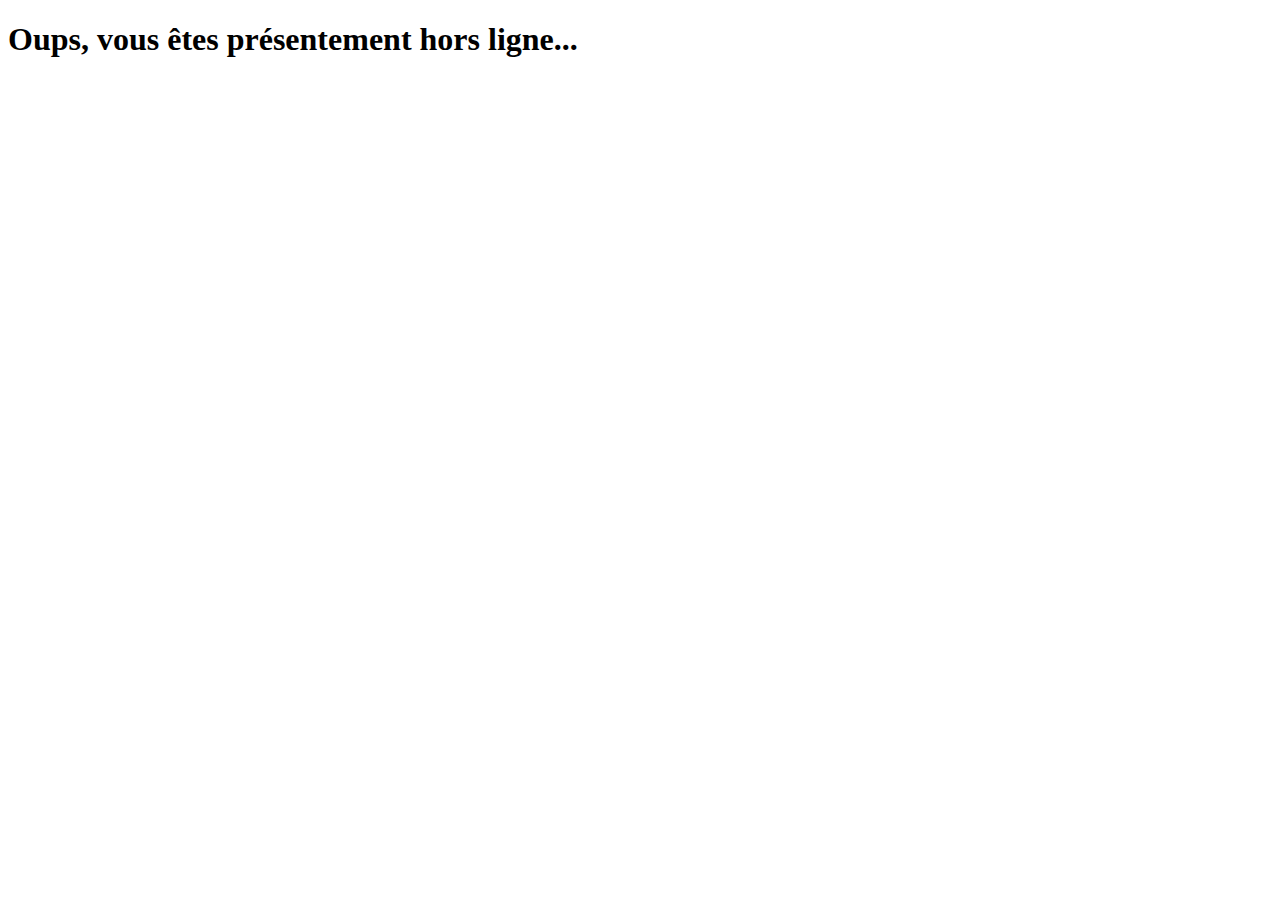
<file: offline.html>
<!DOCTYPE html>
<html lang="en">

<head>
  <meta charset="UTF-8">
  <meta name="viewport" content="width=device-width, initial-scale=1.0">
  <title>Delizia Pizzeria | Four à Bois</title>
</head>

<body>
  <h1>Oups, vous êtes présentement hors ligne...</h1>
</body>

</html>
</file>
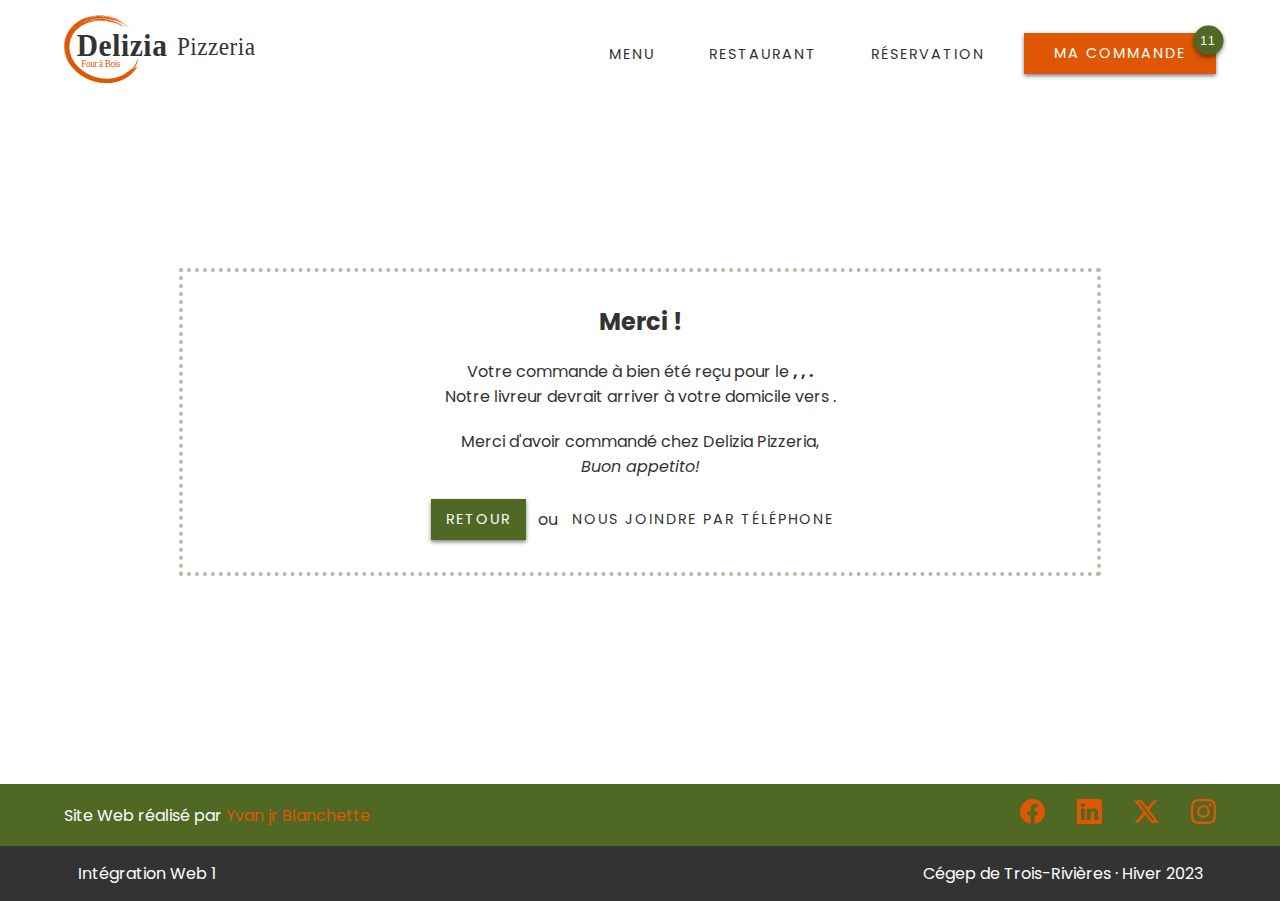
<file: order-confirmation.html>
<!DOCTYPE html>
<html lang="fr">

<head>
  <meta charset="UTF-8">
  <meta name="viewport" content="width=device-width, initial-scale=1.0">
  <title>Delizia Pizzeria | Four à Bois | Confirmation de Commande</title>

  <!--! Social Sharing -->
  <meta property="og:title" content="Delizia Pizzeria | Four à Bois | Confirmation de Commande">
  <meta property="og:type" content="Restaurant Pizzeria au four à Bois">
  <meta property="og:url" content="https://EvansWebDesign.tech/delizia/">
  <meta property="og:image" content="./assets/images/delizia_preview.jpg">
  <meta property="og:description"
    content="La meilleure pizza cuite au four à bois des Laurentides! Nos pizzas sont fait à base d'ingrédients frais, naturels et locaux!">
  <meta property="og:locale" content="fr_CA">
  <meta property="og:locale:alternate" content="en_CA">
  <meta property="og:site_name" content="Delizia Pizzeria">

  <!--! Google fonts -->
  <link rel="preconnect" href="https://fonts.googleapis.com">
  <link rel="preconnect" href="https://fonts.gstatic.com" crossorigin>
  <link href="https://fonts.googleapis.com/css2?family=Poppins:wght@300;400&display=swap" rel="stylesheet">

  <!--! Custom CSS -->
  <link rel="stylesheet" href="./css/order-confirmation.css">

  <!--! Favicons -->
  <link rel="icon" type="image/png" href="./assets/images/favicon-32x32.png" sizes="32x32">
  <link rel="icon" type="image/png" href="./assets/images/favicon-16x16.png" sizes="16x16">
</head>

<body class="takeout">
  <!--! Navbar -->
  <header id="navbar">
    <div class="navbar">
      <!--? Logo -->
      <div class="navbar__logo-wrapper">
        <a href="index.html">
          <img src="./assets/images/delizia_logo--black.svg" alt="Delizia logo" class="navbar__logo">
        </a>
      </div>
      <!--? Mobile navigation and Cart -->
      <nav class="navbar__mobile-nav">
        <div class="navbar__mobile-cart"><a href="commande.html"><svg xmlns="http://www.w3.org/2000/svg"
              fill="currentColor" class="bi bi-basket3-fill" viewBox="0 0 16 16">
              <path
                d="M5.757 1.071a.5.5 0 0 1 .172.686L3.383 6h9.234L10.07 1.757a.5.5 0 1 1 .858-.514L13.783 6H15.5a.5.5 0 0 1 .5.5v1a.5.5 0 0 1-.5.5H.5a.5.5 0 0 1-.5-.5v-1A.5.5 0 0 1 .5 6h1.717L5.07 1.243a.5.5 0 0 1 .686-.172zM2.468 15.426.943 9h14.114l-1.525 6.426a.75.75 0 0 1-.729.574H3.197a.75.75 0 0 1-.73-.574z" />
            </svg><span class="cart"></span></a></div>
        <div class="navbar__toggle"><span class="navbar__toggler"></span></div>
      </nav>
      <!--? Desktop navigation -->
      <nav class="navbar__nav">
        <ul class="navbar__nav-list">
          <li class="navbar__nav-item"><a href="menu.html" class="navbar__nav-link btn btn--primary">Menu</a>
          </li>
          <li class="navbar__nav-item"><a href="restaurant.html"
              class="navbar__nav-link btn btn--primary">Restaurant</a></li>
          <li class="navbar__nav-item"><a href="reservation.html"
              class="navbar__nav-link btn btn--primary">Réservation</a></li>
          <li class="navbar__nav-item  btn btn--secondary active"><a href="commande.html"
              class="navbar__nav-link btn">Ma
              Commande</a><span class="cart"></span></li>
        </ul>
      </nav>
    </div>
  </header>

  <main>
    <div class="container">
      <!--  Hidden h1 for headers hierarchy-->
      <h1 class="hide">Delizia Pizzeria | Confirmation de commande</h1>
      <div class="confirm">
        <!--! Confirmation message - Takeout -->
        <div class="confirmation order-takeout">
          <h2>Merci <span class="name"><!--  content injected with Javascript --></span>!</h2>
          <p>Votre commande à emporter à bien été
            reçu. <br>Votre commande sera prête à être récupérée vers <b><span
                class="takeoutTime"><!--  content injected with Javascript --></span></b>.</p>

          <p>Merci d'avoir commandé chez Delizia Pizzeria,<br><em>Buon appetito!</em></p>
        </div>

        <!--! Confirmation message - Delivery  -->
        <div class="confirmation order-delivery">
          <h2>Merci <span class="name"><!--  content injected with Javascript --></span>!</h2>
          <p>Votre commande <span class="order-delivery hide">en
              livraison</span> à
            bien été
            reçu pour le <b><span class="address"><!--  content injected with Javascript --></span>, <span
                class="city"><!--  content injected with Javascript --></span>, <span
                class="province"><!--  content injected with Javascript --></span>
              <span class="zipcode"><!--  content injected with Javascript --></span>.</b><br>Notre livreur devrait
            arriver à votre domicile vers <b><span
                class="deliveryTime"><!--  content injected with Javascript --></span></b>.</p>

          <p>Merci d'avoir commandé chez Delizia Pizzeria,<br><em>Buon appetito!</em></p>
        </div>

        <!--! Back / Call buttons -->
        <div class="form-buttons-wrapper">
          <a href="index.html" class="btn btn--secondary">RETOUR</a><span class="hide-md">&nbsp;&nbsp; ou
          </span>
          <a href="tel:+14501234567" class="btn btn--primary">NOUS JOINDRE par Téléphone</a>
        </div>
      </div>
    </div>
  </main>



  <footer>
    <!--! Footer top bar  -->
    <div class="footer__top-bar">
      <div class="container">
        <ul class="footer__bar-wrapper">
          <li class="footer__element--left"><a class="footer__link"
              href="mailto:yvanblanchette@outlook.com?subject=Informations" target="_blank">Site Web réalisé par <span
                class="secondary"> Yvan jr Blanchette</span></a>
          </li>
          <!--? Footer socials  -->
          <li class="footer__element--right footer__social-icons">
            <!-- Facebook -->
            <a href="https://www.facebook.com/yvanblanchette" target="_blank">
              <svg xmlns="http://www.w3.org/2000/svg" viewBox="0 0 16 16">
                <path
                  d="M16 8.049c0-4.446-3.582-8.05-8-8.05C3.58 0-.002 3.603-.002 8.05c0 4.017 2.926 7.347 6.75 7.951v-5.625h-2.03V8.05H6.75V6.275c0-2.017 1.195-3.131 3.022-3.131.876 0 1.791.157 1.791.157v1.98h-1.009c-.993 0-1.303.621-1.303 1.258v1.51h2.218l-.354 2.326H9.25V16c3.824-.604 6.75-3.934 6.75-7.951">
                </path>
              </svg></a>
            <!-- Linkedin -->
            <a href="https://www.linkedin.com/in/yvan-junior-blanchette-07963925b/" target="_blank">
              <svg xmlns="http://www.w3.org/2000/svg" viewBox="0 0 16 16">
                <path
                  d="M0 1.146C0 .513.526 0 1.175 0h13.65C15.474 0 16 .513 16 1.146v13.708c0 .633-.526 1.146-1.175 1.146H1.175C.526 16 0 15.487 0 14.854zm4.943 12.248V6.169H2.542v7.225zm-1.2-8.212c.837 0 1.358-.554 1.358-1.248-.015-.709-.52-1.248-1.342-1.248S2.4 3.226 2.4 3.934c0 .694.521 1.248 1.327 1.248zm4.908 8.212V9.359c0-.216.016-.432.08-.586.173-.431.568-.878 1.232-.878.869 0 1.216.662 1.216 1.634v3.865h2.401V9.25c0-2.22-1.184-3.252-2.764-3.252-1.274 0-1.845.7-2.165 1.193v.025h-.016l.016-.025V6.169h-2.4c.03.678 0 7.225 0 7.225z">
                </path>
              </svg>
            </a>
            <!-- Twitter-x -->
            <a href="https://twitter.com/EvansWDesign" target="_blank">
              <svg xmlns="http://www.w3.org/2000/svg" viewBox="0 0 16 16">
                <path
                  d="M12.6.75h2.454l-5.36 6.142L16 15.25h-4.937l-3.867-5.07-4.425 5.07H.316l5.733-6.57L0 .75h5.063l3.495 4.633L12.601.75Zm-.86 13.028h1.36L4.323 2.145H2.865z">
                </path>
              </svg></a>
            <!-- Instagram -->
            <a href="https://www.instagram.com/EvansWDesign/" target="_blank">
              <svg xmlns="http://www.w3.org/2000/svg" viewBox="0 0 16 16">
                <path
                  d="M8 0C5.829 0 5.556.01 4.703.048 3.85.088 3.269.222 2.76.42a3.9 3.9 0 0 0-1.417.923A3.9 3.9 0 0 0 .42 2.76C.222 3.268.087 3.85.048 4.7.01 5.555 0 5.827 0 8.001c0 2.172.01 2.444.048 3.297.04.852.174 1.433.372 1.942.205.526.478.972.923 1.417.444.445.89.719 1.416.923.51.198 1.09.333 1.942.372C5.555 15.99 5.827 16 8 16s2.444-.01 3.298-.048c.851-.04 1.434-.174 1.943-.372a3.9 3.9 0 0 0 1.416-.923c.445-.445.718-.891.923-1.417.197-.509.332-1.09.372-1.942C15.99 10.445 16 10.173 16 8s-.01-2.445-.048-3.299c-.04-.851-.175-1.433-.372-1.941a3.9 3.9 0 0 0-.923-1.417A3.9 3.9 0 0 0 13.24.42c-.51-.198-1.092-.333-1.943-.372C10.443.01 10.172 0 7.998 0zm-.717 1.442h.718c2.136 0 2.389.007 3.232.046.78.035 1.204.166 1.486.275.373.145.64.319.92.599s.453.546.598.92c.11.281.24.705.275 1.485.039.843.047 1.096.047 3.231s-.008 2.389-.047 3.232c-.035.78-.166 1.203-.275 1.485a2.5 2.5 0 0 1-.599.919c-.28.28-.546.453-.92.598-.28.11-.704.24-1.485.276-.843.038-1.096.047-3.232.047s-2.39-.009-3.233-.047c-.78-.036-1.203-.166-1.485-.276a2.5 2.5 0 0 1-.92-.598 2.5 2.5 0 0 1-.6-.92c-.109-.281-.24-.705-.275-1.485-.038-.843-.046-1.096-.046-3.233s.008-2.388.046-3.231c.036-.78.166-1.204.276-1.486.145-.373.319-.64.599-.92s.546-.453.92-.598c.282-.11.705-.24 1.485-.276.738-.034 1.024-.044 2.515-.045zm4.988 1.328a.96.96 0 1 0 0 1.92.96.96 0 0 0 0-1.92m-4.27 1.122a4.109 4.109 0 1 0 0 8.217 4.109 4.109 0 0 0 0-8.217m0 1.441a2.667 2.667 0 1 1 0 5.334 2.667 2.667 0 0 1 0-5.334">
                </path>
              </svg></a>
          </li>
        </ul>
      </div>
    </div>

    <!--! Footer bottom bar -->
    <div class=" footer__bottom-bar">
      <div class="container">
        <ul class="footer__bar-wrapper">
          <li class="footer__element--left">Intégration Web 1</li>
          <li class="footer__element--right">Cégep de
            Trois-Rivières · Hiver 2023</li>
        </ul>
      </div>
    </div>
  </footer>


  <!--! Mobile Navigation -->
  <div class="mobile-nav">
    <ul class="mobile-nav__list">
      <li class="mobile__nav-item"><a href="index.html" class="mobile-nav-link btn btn--primary">Accueil</a></li>
      <li class="mobile__nav-item"><a href="menu.html" class="mobile-nav-link btn btn--primary">Menu</a></li>
      <li class="mobile__nav-item"><a href="restaurant.html" class="mobile-nav-link btn btn--primary">Restaurant</a>
      </li>
      <li class="mobile__nav-item"><a href="reservation.html" class="mobile-nav-link btn btn--primary">Réservation</a>
      </li>
      <li class="mobile__nav-item btn btn--secondary active"><a href="commande.html" class="mobile-nav__link btn">Ma
          Commande</a><span class="cart"></span>
      </li>
      <!--? Mobile-nav socials -->
      <li class="mobile-nav__socials">
        <!-- Facebook -->
        <a href="https://www.facebook.com/yvanblanchette" target="_blank">
          <svg xmlns="http://www.w3.org/2000/svg" viewBox="0 0 16 16">
            <path
              d="M16 8.049c0-4.446-3.582-8.05-8-8.05C3.58 0-.002 3.603-.002 8.05c0 4.017 2.926 7.347 6.75 7.951v-5.625h-2.03V8.05H6.75V6.275c0-2.017 1.195-3.131 3.022-3.131.876 0 1.791.157 1.791.157v1.98h-1.009c-.993 0-1.303.621-1.303 1.258v1.51h2.218l-.354 2.326H9.25V16c3.824-.604 6.75-3.934 6.75-7.951">
            </path>
          </svg></a>
        <!-- Linkedin -->
        <a href="https://www.linkedin.com/in/yvan-junior-blanchette-07963925b/" target="_blank">
          <svg xmlns="http://www.w3.org/2000/svg" viewBox="0 0 16 16">
            <path
              d="M0 1.146C0 .513.526 0 1.175 0h13.65C15.474 0 16 .513 16 1.146v13.708c0 .633-.526 1.146-1.175 1.146H1.175C.526 16 0 15.487 0 14.854zm4.943 12.248V6.169H2.542v7.225zm-1.2-8.212c.837 0 1.358-.554 1.358-1.248-.015-.709-.52-1.248-1.342-1.248S2.4 3.226 2.4 3.934c0 .694.521 1.248 1.327 1.248zm4.908 8.212V9.359c0-.216.016-.432.08-.586.173-.431.568-.878 1.232-.878.869 0 1.216.662 1.216 1.634v3.865h2.401V9.25c0-2.22-1.184-3.252-2.764-3.252-1.274 0-1.845.7-2.165 1.193v.025h-.016l.016-.025V6.169h-2.4c.03.678 0 7.225 0 7.225z">
            </path>
          </svg></a>
        <!-- Twitter-x -->
        <a href="https://twitter.com/EvansWDesign" target="_blank">
          <svg xmlns="http://www.w3.org/2000/svg" viewBox="0 0 16 16">
            <path
              d="M12.6.75h2.454l-5.36 6.142L16 15.25h-4.937l-3.867-5.07-4.425 5.07H.316l5.733-6.57L0 .75h5.063l3.495 4.633L12.601.75Zm-.86 13.028h1.36L4.323 2.145H2.865z">
            </path>
          </svg></a>
        <!-- Instagram -->
        <a href="https://www.instagram.com/EvansWDesign/" target="_blank">
          <svg xmlns="http://www.w3.org/2000/svg" viewBox="0 0 16 16">
            <path
              d="M8 0C5.829 0 5.556.01 4.703.048 3.85.088 3.269.222 2.76.42a3.9 3.9 0 0 0-1.417.923A3.9 3.9 0 0 0 .42 2.76C.222 3.268.087 3.85.048 4.7.01 5.555 0 5.827 0 8.001c0 2.172.01 2.444.048 3.297.04.852.174 1.433.372 1.942.205.526.478.972.923 1.417.444.445.89.719 1.416.923.51.198 1.09.333 1.942.372C5.555 15.99 5.827 16 8 16s2.444-.01 3.298-.048c.851-.04 1.434-.174 1.943-.372a3.9 3.9 0 0 0 1.416-.923c.445-.445.718-.891.923-1.417.197-.509.332-1.09.372-1.942C15.99 10.445 16 10.173 16 8s-.01-2.445-.048-3.299c-.04-.851-.175-1.433-.372-1.941a3.9 3.9 0 0 0-.923-1.417A3.9 3.9 0 0 0 13.24.42c-.51-.198-1.092-.333-1.943-.372C10.443.01 10.172 0 7.998 0zm-.717 1.442h.718c2.136 0 2.389.007 3.232.046.78.035 1.204.166 1.486.275.373.145.64.319.92.599s.453.546.598.92c.11.281.24.705.275 1.485.039.843.047 1.096.047 3.231s-.008 2.389-.047 3.232c-.035.78-.166 1.203-.275 1.485a2.5 2.5 0 0 1-.599.919c-.28.28-.546.453-.92.598-.28.11-.704.24-1.485.276-.843.038-1.096.047-3.232.047s-2.39-.009-3.233-.047c-.78-.036-1.203-.166-1.485-.276a2.5 2.5 0 0 1-.92-.598 2.5 2.5 0 0 1-.6-.92c-.109-.281-.24-.705-.275-1.485-.038-.843-.046-1.096-.046-3.233s.008-2.388.046-3.231c.036-.78.166-1.204.276-1.486.145-.373.319-.64.599-.92s.546-.453.92-.598c.282-.11.705-.24 1.485-.276.738-.034 1.024-.044 2.515-.045zm4.988 1.328a.96.96 0 1 0 0 1.92.96.96 0 0 0 0-1.92m-4.27 1.122a4.109 4.109 0 1 0 0 8.217 4.109 4.109 0 0 0 0-8.217m0 1.441a2.667 2.667 0 1 1 0 5.334 2.667 2.667 0 0 1 0-5.334">
            </path>
          </svg></a>
      </li>
    </ul>
  </div>

  <!--! Javascript  -->
  <script src="./js/script.js"></script>
  <script src="./js/order-confirmation.js"></script>
</body>

</html>
</file>
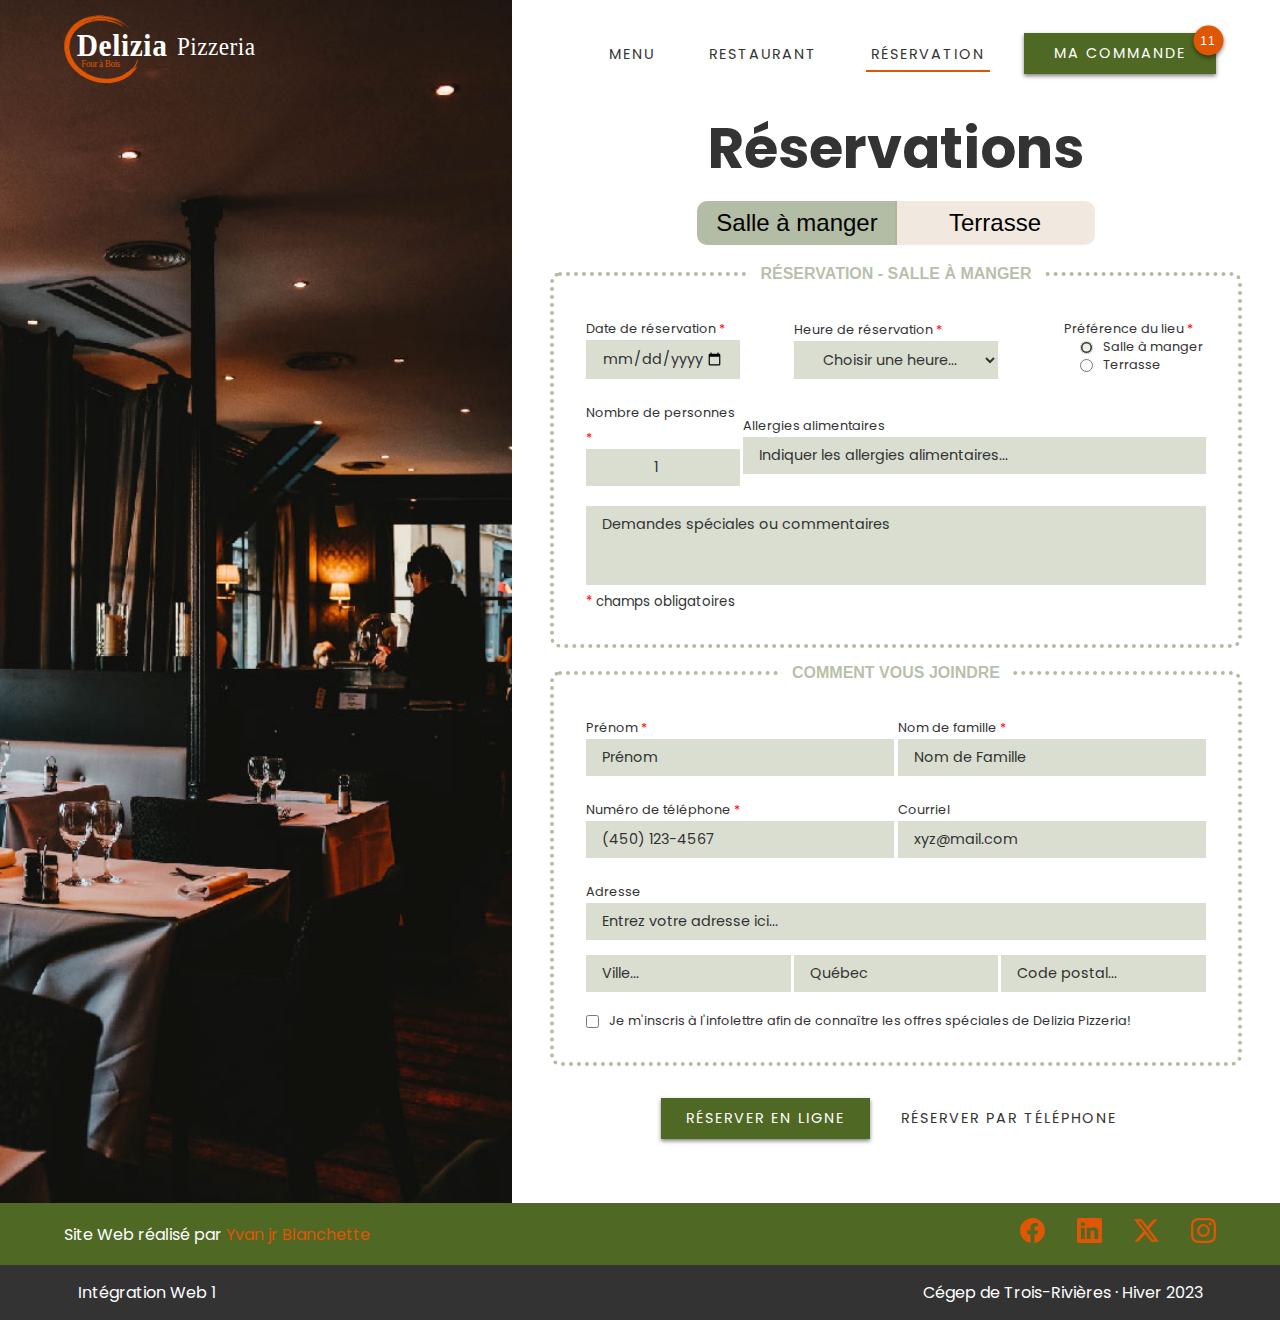
<file: reservation.html>
<!DOCTYPE html>
<html lang="en">

<head>
  <meta charset="UTF-8">
  <meta name="viewport" content="width=device-width, initial-scale=1.0">
  <title>Delizia Pizzeria | Four à Bois | Réservations</title>

  <!--! Social Sharing -->
  <meta property="og:title" content="Delizia Pizzeria | Four à Bois | Réservations">
  <meta property="og:type" content="Restaurant Pizzeria au four à Bois">
  <meta property="og:url" content="https://EvansWebDesign.tech/delizia/">
  <meta property="og:image" content="./assets/images/delizia_preview.jpg">
  <meta property="og:description"
    content="La meilleure pizza cuite au four à bois des Laurentides! Nos pizzas sont fait à base d'ingrédients frais, naturels et locaux!">
  <meta property="og:locale" content="fr_CA">
  <meta property="og:locale:alternate" content="en_CA">
  <meta property="og:site_name" content="Delizia Pizzeria">

  <!--! Google fonts -->
  <link rel="preconnect" href="https://fonts.googleapis.com">
  <link rel="preconnect" href="https://fonts.gstatic.com" crossorigin>
  <link href="https://fonts.googleapis.com/css2?family=Poppins:wght@300;400&display=swap" rel="stylesheet">

  <!--! Custom CSS -->
  <link rel="stylesheet" href="./css/reservation.css">

  <!--! Favicons -->
  <link rel="icon" type="image/png" href="./assets/images/favicon-32x32.png" sizes="32x32">
  <link rel="icon" type="image/png" href="./assets/images/favicon-16x16.png" sizes="16x16">
</head>

<body class="restaurant">
  <!--! Navbar -->
  <header id="navbar">
    <div class="navbar">
      <!--? Logo -->
      <div class="navbar__logo-wrapper">
        <a href="index.html">
          <img src="./assets/images/delizia_logo--white.svg" alt="Delizia logo" class="navbar__logo">
        </a>
      </div>
      <!--? Mobile navigation and Cart -->
      <nav class="navbar__mobile-nav">
        <div class="navbar__mobile-cart"><a href="commande.html"><svg xmlns="http://www.w3.org/2000/svg" fill="white"
              class="bi bi-basket3-fill" viewBox="0 0 16 16">
              <path
                d="M5.757 1.071a.5.5 0 0 1 .172.686L3.383 6h9.234L10.07 1.757a.5.5 0 1 1 .858-.514L13.783 6H15.5a.5.5 0 0 1 .5.5v1a.5.5 0 0 1-.5.5H.5a.5.5 0 0 1-.5-.5v-1A.5.5 0 0 1 .5 6h1.717L5.07 1.243a.5.5 0 0 1 .686-.172zM2.468 15.426.943 9h14.114l-1.525 6.426a.75.75 0 0 1-.729.574H3.197a.75.75 0 0 1-.73-.574z" />
            </svg><span class="cart"></span></a></div>
        <div class="navbar__toggle"><span class="navbar__toggler"></span></div>
      </nav>
      <!--? Desktop navigation -->
      <nav class="navbar__nav">
        <ul class="navbar__nav-list">
          <li class="navbar__nav-item"><a href="menu.html" class="navbar__nav-link btn btn--primary">Menu</a>
          </li>
          <li class="navbar__nav-item"><a href="restaurant.html"
              class="navbar__nav-link btn btn--primary">Restaurant</a></li>
          <li class="navbar__nav-item"><a href="reservation.html"
              class="navbar__nav-link btn btn--primary active">Réservation</a></li>
          <li class="navbar__nav-item  btn btn--secondary"><a href="commande.html" class="navbar__nav-link btn">Ma
              Commande</a><span class="cart"></span></li>
        </ul>
      </nav>
    </div>
  </header>


  <main class="full-height">
    <div class="container-full">
      <!--! Page wrapper  -->
      <div class="booking__wrapper">

        <!--! Left-side Images container -->
        <aside class="booking__img-container"></aside>

        <!--! Right-side Confirmation message -->
        <div class="booking__page-wrapper">
          <div class="booking__header">
            <!--  Hidden h1 for headers hierarchy-->
            <h1 class="hide">Delizia Pizzeria | Réservations</h1>
            <!--! Page title -->
            <h2 class="page__title--center">Réservations</h2>
            <!--! Dining area selector  -->
            <div class="buttons-wrapper">
              <button class="booking-btn restaurant-btn active">Salle à manger</button>
              <button class="booking-btn terrasse-btn">Terrasse</button>
            </div>
          </div>
          <div class="booking__body">
            <!--! form -->
            <form action="confirmation.html">

              <fieldset class="fieldset-reservation">
                <!--? Section title (changes with javascript) -->
                <legend>RÉSERVATION - <span class="restaurant-legend">SALLE À MANGER</span><span
                    class="terrasse-legend hide">TERRASSE</span></legend>

                <div class="input-group">
                  <div class="input-element-25">
                    <!--? Reservation Date input (minimum date set to today with javascript) -->
                    <label for="date">Date<span class="hide-lg"> de réservation</span> <span
                        class="red">*</span></label><br>
                    <input type="date" name="date" id="date" min="1899-01-01" max="2500-01-01" required>
                  </div>

                  <div class="input-element-33">
                    <!--? Reservation Time input -->
                    <label for="heure">Heure<span class="hide-lg"> de réservation</span> <span
                        class="red">*</span></label><br>
                    <select name="heure" id="heure" required>
                      <option value="" disabled selected>Choisir une heure...</option>
                      <option value="12:00">12:00</option>
                      <option value="12:30">12:30</option>
                      <option value="13:00">13:00</option>
                      <option value="13:30">13:30</option>
                      <option value="17:00">17:00</option>
                      <option value="17:30">17:30</option>
                      <option value="18:00">18:00</option>
                      <option value="18:30">18:30</option>
                      <option value="19:00">19:00</option>
                      <option value="19:30">19:30</option>
                      <option value="20:00">20:00</option>
                      <option value="20:30">20:30</option>
                      <option value="21:00">21:00</option>
                    </select>
                  </div>

                  <div class="input-element-25 hide-md text-center">
                    <!--? Dining area preference (changes with javascript)  -->
                    <div class="label">Préférence<span class="hide-lg"> du lieu</span> <span class="red">*</span>
                    </div>
                    <div class="radio-buttons">
                      <div class="input-element-radioBtn">
                        <input type="radio" name="lieu" value="salle à manger" id="radioBtn-restaurant" checked><label
                          for="radioBtn-restaurant"> Salle à manger</label>
                      </div>
                      <div class="input-element-radioBtn">
                        <input type="radio" name="lieu" value="terrasse" id="radioBtn-terrasse"><label
                          for="radioBtn-terrasse"> Terrasse</label>
                      </div>
                    </div>
                  </div>
                </div>

                <div class="input-group">
                  <div class="input-element-25">
                    <!--? Number of guests input -->
                    <label for="personnes">Nombre<span class="hide-lg"> de personnes</span> <span
                        class="red">*</span></label><br>
                    <input class="text-center" type="number" name="personnes" id="personnes" min="1" value="1" required>
                  </div>
                  <div class="input-element-75">
                    <!--? Food allergies input -->
                    <label for="allergies">Allergies alimentaires</label><br>
                    <input type="text" name="allergies" id="allergies"
                      placeholder="Indiquer les allergies alimentaires...">
                  </div>

                </div>
                <div class="input-element">
                  <!--? Special requests textarea input -->
                  <label for="comment" hidden>Commentaires</label>
                  <textarea name="comment" id="comment" cols="30" rows="3"
                    placeholder="Demandes spéciales ou commentaires"></textarea>
                </div>
                <small class="legend"><span class="red">*</span> champs obligatoires</small>
              </fieldset>


              <fieldset>
                <!--? Section title -->
                <legend>COMMENT VOUS JOINDRE</legend>

                <div class="input-group">
                  <div class="input-element-50" id="nom">
                    <!--? First name text input  -->
                    <label for="prenom">Prénom <span class="red">*</span></label><br>
                    <input type="text" name="prenom" id="prenom" placeholder="Prénom" required>
                  </div>
                  <div class="input-element-50">
                    <!--? Last name text input  -->
                    <label for="nomFamille">Nom de famille <span class="red">*</span></label>
                    <input type="text" name="nomFamille" id="nomFamille" placeholder="Nom de Famille" required>
                  </div>
                </div>

                <div class="input-group">
                  <div class="input-element-50">
                    <!--? Phone number tel input (auto-format with Javascript)  -->
                    <label for="phone">Numéro de téléphone <span class="red">*</span></label><br>
                    <input type="tel" name="phone" id="phone" required placeholder="(450) 123-4567">
                  </div>
                  <div class="input-element-50">
                    <!--? Email input  -->
                    <label for="email">Courriel</label><br>
                    <input type="email" name="email" id="email" placeholder="xyz@mail.com">
                  </div>
                </div>
                <div class="input-group--multiple">
                  <div class="input-element">
                    <!--? Address text input  -->
                    <label for="delivery_address">Adresse</label><br>
                    <input type="text" name="address" id="delivery_address" placeholder="Entrez votre adresse ici...">
                  </div>
                </div>
                <div class="input-group">
                  <div class="input-element-33">
                    <!--? City text input-->
                    <label for="delivery_city" hidden>Ville</label><br>
                    <input type="text" name="city" id="delivery_city" placeholder="Ville...">
                  </div>
                  <div class="input-element-33">
                    <!--? Province text input (prefilled) -->
                    <label for="delivery_province" hidden>Province</label><br>
                    <input type="text" name="province" id="delivery_province" value="Québec">
                  </div>
                  <div class="input-element-33">
                    <!--? Zipcode text input (auto-format with javascript) -->
                    <label for="delivery_zipcode" hidden>Code postal</label><br>
                    <input type="text" name="zipcode" maxlength="7" id="delivery_zipcode"
                      pattern="[A-Za-z][0-9][A-Za-z] [0-9][A-Za-z][0-9]" placeholder="Code postal...">
                  </div>
                </div>
                <div class="input-element-checkbox">
                  <!--? Mailing list subscription checkbox  -->
                  <input type="checkbox" name="mailing-list" id="mailing-list"><label for="mailing-list"> Je m'inscris à
                    l'infolettre<span class="hide-md"> afin de connaître les offres spéciales de Delizia
                      Pizzeria</span>!</label>
                </div>
              </fieldset>

              <div>
                <!--? Reservation/Call Buttons -->
                <ul class="form-buttons-wrapper">
                  <li class="btn btn--secondary"><input class="btn" type="submit" value="RÉSERVER EN LIGNE"></li>
                  <li class="btn btn--primary"><a href="tel:+14501234567">Réserver par
                      Téléphone</a></li>
                </ul>
              </div>
            </form>
          </div>
        </div>
      </div>
    </div>
  </main>



  <footer>
    <!--! Footer top bar  -->
    <div class="footer__top-bar">
      <div class="container">
        <ul class="footer__bar-wrapper">
          <li class="footer__element--left"><a class="footer__link"
              href="mailto:yvanblanchette@outlook.com?subject=Informations" target="_blank">Site Web réalisé par <span
                class="secondary"> Yvan jr Blanchette</span></a>
          </li>
          <!--? Footer socials -->
          <li class="footer__element--right footer__social-icons">
            <!-- Facebook -->
            <a href="https://www.facebook.com/yvanblanchette" target="_blank">
              <svg xmlns="http://www.w3.org/2000/svg" viewBox="0 0 16 16">
                <path
                  d="M16 8.049c0-4.446-3.582-8.05-8-8.05C3.58 0-.002 3.603-.002 8.05c0 4.017 2.926 7.347 6.75 7.951v-5.625h-2.03V8.05H6.75V6.275c0-2.017 1.195-3.131 3.022-3.131.876 0 1.791.157 1.791.157v1.98h-1.009c-.993 0-1.303.621-1.303 1.258v1.51h2.218l-.354 2.326H9.25V16c3.824-.604 6.75-3.934 6.75-7.951">
                </path>
              </svg></a>
            <!-- Linkedin -->
            <a href="https://www.linkedin.com/in/yvan-junior-blanchette-07963925b/" target="_blank">
              <svg xmlns="http://www.w3.org/2000/svg" viewBox="0 0 16 16">
                <path
                  d="M0 1.146C0 .513.526 0 1.175 0h13.65C15.474 0 16 .513 16 1.146v13.708c0 .633-.526 1.146-1.175 1.146H1.175C.526 16 0 15.487 0 14.854zm4.943 12.248V6.169H2.542v7.225zm-1.2-8.212c.837 0 1.358-.554 1.358-1.248-.015-.709-.52-1.248-1.342-1.248S2.4 3.226 2.4 3.934c0 .694.521 1.248 1.327 1.248zm4.908 8.212V9.359c0-.216.016-.432.08-.586.173-.431.568-.878 1.232-.878.869 0 1.216.662 1.216 1.634v3.865h2.401V9.25c0-2.22-1.184-3.252-2.764-3.252-1.274 0-1.845.7-2.165 1.193v.025h-.016l.016-.025V6.169h-2.4c.03.678 0 7.225 0 7.225z">
                </path>
              </svg>
            </a>
            <!-- Twitter-x -->
            <a href="https://twitter.com/EvansWDesign" target="_blank">
              <svg xmlns="http://www.w3.org/2000/svg" viewBox="0 0 16 16">
                <path
                  d="M12.6.75h2.454l-5.36 6.142L16 15.25h-4.937l-3.867-5.07-4.425 5.07H.316l5.733-6.57L0 .75h5.063l3.495 4.633L12.601.75Zm-.86 13.028h1.36L4.323 2.145H2.865z">
                </path>
              </svg></a>
            <!-- Instagram -->
            <a href="https://www.instagram.com/EvansWDesign/" target="_blank">
              <svg xmlns="http://www.w3.org/2000/svg" viewBox="0 0 16 16">
                <path
                  d="M8 0C5.829 0 5.556.01 4.703.048 3.85.088 3.269.222 2.76.42a3.9 3.9 0 0 0-1.417.923A3.9 3.9 0 0 0 .42 2.76C.222 3.268.087 3.85.048 4.7.01 5.555 0 5.827 0 8.001c0 2.172.01 2.444.048 3.297.04.852.174 1.433.372 1.942.205.526.478.972.923 1.417.444.445.89.719 1.416.923.51.198 1.09.333 1.942.372C5.555 15.99 5.827 16 8 16s2.444-.01 3.298-.048c.851-.04 1.434-.174 1.943-.372a3.9 3.9 0 0 0 1.416-.923c.445-.445.718-.891.923-1.417.197-.509.332-1.09.372-1.942C15.99 10.445 16 10.173 16 8s-.01-2.445-.048-3.299c-.04-.851-.175-1.433-.372-1.941a3.9 3.9 0 0 0-.923-1.417A3.9 3.9 0 0 0 13.24.42c-.51-.198-1.092-.333-1.943-.372C10.443.01 10.172 0 7.998 0zm-.717 1.442h.718c2.136 0 2.389.007 3.232.046.78.035 1.204.166 1.486.275.373.145.64.319.92.599s.453.546.598.92c.11.281.24.705.275 1.485.039.843.047 1.096.047 3.231s-.008 2.389-.047 3.232c-.035.78-.166 1.203-.275 1.485a2.5 2.5 0 0 1-.599.919c-.28.28-.546.453-.92.598-.28.11-.704.24-1.485.276-.843.038-1.096.047-3.232.047s-2.39-.009-3.233-.047c-.78-.036-1.203-.166-1.485-.276a2.5 2.5 0 0 1-.92-.598 2.5 2.5 0 0 1-.6-.92c-.109-.281-.24-.705-.275-1.485-.038-.843-.046-1.096-.046-3.233s.008-2.388.046-3.231c.036-.78.166-1.204.276-1.486.145-.373.319-.64.599-.92s.546-.453.92-.598c.282-.11.705-.24 1.485-.276.738-.034 1.024-.044 2.515-.045zm4.988 1.328a.96.96 0 1 0 0 1.92.96.96 0 0 0 0-1.92m-4.27 1.122a4.109 4.109 0 1 0 0 8.217 4.109 4.109 0 0 0 0-8.217m0 1.441a2.667 2.667 0 1 1 0 5.334 2.667 2.667 0 0 1 0-5.334">
                </path>
              </svg></a>
          </li>
        </ul>
      </div>
    </div>
    <!--! Footer bottom bar -->
    <div class=" footer__bottom-bar">
      <div class="container">
        <ul class="footer__bar-wrapper">
          <li class="footer__element--left">Intégration Web 1</li>
          <li class="footer__element--right">Cégep de
            Trois-Rivières · Hiver 2023</li>
        </ul>
      </div>
    </div>
  </footer>


  <!--! Mobile Navigation -->
  <div class="mobile-nav">
    <ul class="mobile-nav__list">
      <li class="mobile__nav-item"><a href="index.html" class="mobile-nav-link btn btn--primary">Accueil</a></li>
      <li class="mobile__nav-item"><a href="menu.html" class="mobile-nav-link btn btn--primary">Menu</a></li>
      <li class="mobile__nav-item"><a href="restaurant.html" class="mobile-nav-link btn btn--primary">Restaurant</a>
      </li>
      <li class="mobile__nav-item"><a href="reservation.html"
          class="mobile-nav-link btn btn--primary active">Réservation</a>
      </li>
      <li class="mobile__nav-item btn btn--secondary"><a href="commande.html" class="mobile-nav__link btn">Ma
          Commande</a><span class="cart"></span>
      </li>
      <!--? Mobile-nav socials  -->
      <li class=" mobile-nav__socials">
        <!-- Facebook -->
        <a href="https://www.facebook.com/yvanblanchette" target="_blank">
          <svg xmlns="http://www.w3.org/2000/svg" viewBox="0 0 16 16">
            <path
              d="M16 8.049c0-4.446-3.582-8.05-8-8.05C3.58 0-.002 3.603-.002 8.05c0 4.017 2.926 7.347 6.75 7.951v-5.625h-2.03V8.05H6.75V6.275c0-2.017 1.195-3.131 3.022-3.131.876 0 1.791.157 1.791.157v1.98h-1.009c-.993 0-1.303.621-1.303 1.258v1.51h2.218l-.354 2.326H9.25V16c3.824-.604 6.75-3.934 6.75-7.951">
            </path>
          </svg></a>
        <!-- Linkedin -->
        <a href="https://www.linkedin.com/in/yvan-junior-blanchette-07963925b/" target="_blank">
          <svg xmlns="http://www.w3.org/2000/svg" viewBox="0 0 16 16">
            <path
              d="M0 1.146C0 .513.526 0 1.175 0h13.65C15.474 0 16 .513 16 1.146v13.708c0 .633-.526 1.146-1.175 1.146H1.175C.526 16 0 15.487 0 14.854zm4.943 12.248V6.169H2.542v7.225zm-1.2-8.212c.837 0 1.358-.554 1.358-1.248-.015-.709-.52-1.248-1.342-1.248S2.4 3.226 2.4 3.934c0 .694.521 1.248 1.327 1.248zm4.908 8.212V9.359c0-.216.016-.432.08-.586.173-.431.568-.878 1.232-.878.869 0 1.216.662 1.216 1.634v3.865h2.401V9.25c0-2.22-1.184-3.252-2.764-3.252-1.274 0-1.845.7-2.165 1.193v.025h-.016l.016-.025V6.169h-2.4c.03.678 0 7.225 0 7.225z">
            </path>
          </svg></a>
        <!-- Twitter-x -->
        <a href="https://twitter.com/EvansWDesign" target="_blank">
          <svg xmlns="http://www.w3.org/2000/svg" viewBox="0 0 16 16">
            <path
              d="M12.6.75h2.454l-5.36 6.142L16 15.25h-4.937l-3.867-5.07-4.425 5.07H.316l5.733-6.57L0 .75h5.063l3.495 4.633L12.601.75Zm-.86 13.028h1.36L4.323 2.145H2.865z">
            </path>
          </svg></a>
        <!-- Instagram -->
        <a href="https://www.instagram.com/EvansWDesign/" target="_blank">
          <svg xmlns="http://www.w3.org/2000/svg" viewBox="0 0 16 16">
            <path
              d="M8 0C5.829 0 5.556.01 4.703.048 3.85.088 3.269.222 2.76.42a3.9 3.9 0 0 0-1.417.923A3.9 3.9 0 0 0 .42 2.76C.222 3.268.087 3.85.048 4.7.01 5.555 0 5.827 0 8.001c0 2.172.01 2.444.048 3.297.04.852.174 1.433.372 1.942.205.526.478.972.923 1.417.444.445.89.719 1.416.923.51.198 1.09.333 1.942.372C5.555 15.99 5.827 16 8 16s2.444-.01 3.298-.048c.851-.04 1.434-.174 1.943-.372a3.9 3.9 0 0 0 1.416-.923c.445-.445.718-.891.923-1.417.197-.509.332-1.09.372-1.942C15.99 10.445 16 10.173 16 8s-.01-2.445-.048-3.299c-.04-.851-.175-1.433-.372-1.941a3.9 3.9 0 0 0-.923-1.417A3.9 3.9 0 0 0 13.24.42c-.51-.198-1.092-.333-1.943-.372C10.443.01 10.172 0 7.998 0zm-.717 1.442h.718c2.136 0 2.389.007 3.232.046.78.035 1.204.166 1.486.275.373.145.64.319.92.599s.453.546.598.92c.11.281.24.705.275 1.485.039.843.047 1.096.047 3.231s-.008 2.389-.047 3.232c-.035.78-.166 1.203-.275 1.485a2.5 2.5 0 0 1-.599.919c-.28.28-.546.453-.92.598-.28.11-.704.24-1.485.276-.843.038-1.096.047-3.232.047s-2.39-.009-3.233-.047c-.78-.036-1.203-.166-1.485-.276a2.5 2.5 0 0 1-.92-.598 2.5 2.5 0 0 1-.6-.92c-.109-.281-.24-.705-.275-1.485-.038-.843-.046-1.096-.046-3.233s.008-2.388.046-3.231c.036-.78.166-1.204.276-1.486.145-.373.319-.64.599-.92s.546-.453.92-.598c.282-.11.705-.24 1.485-.276.738-.034 1.024-.044 2.515-.045zm4.988 1.328a.96.96 0 1 0 0 1.92.96.96 0 0 0 0-1.92m-4.27 1.122a4.109 4.109 0 1 0 0 8.217 4.109 4.109 0 0 0 0-8.217m0 1.441a2.667 2.667 0 1 1 0 5.334 2.667 2.667 0 0 1 0-5.334">
            </path>
          </svg></a>
      </li>
    </ul>
  </div>

  <!--! Javascript  -->
  <script src="./js/script.js"></script>
  <script src="./js/reservation.js"></script>
</body>

</html>
</file>
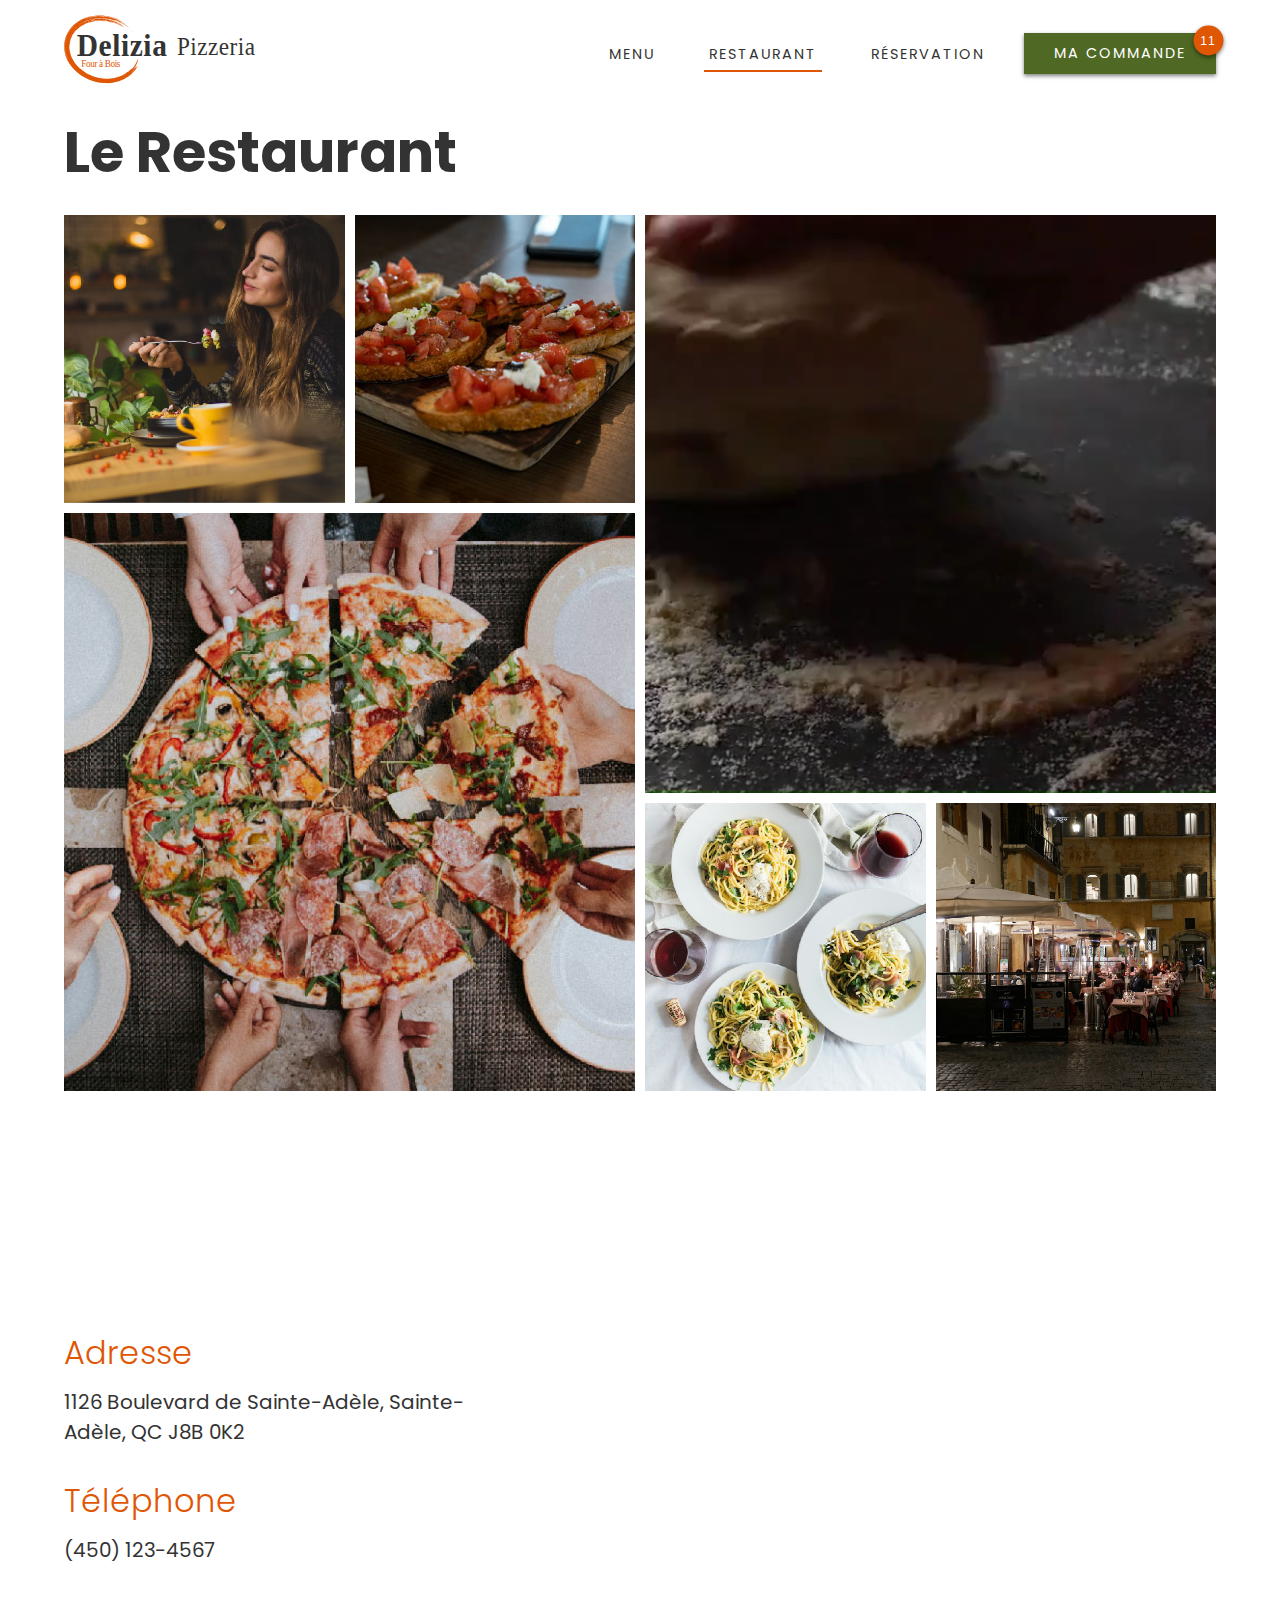
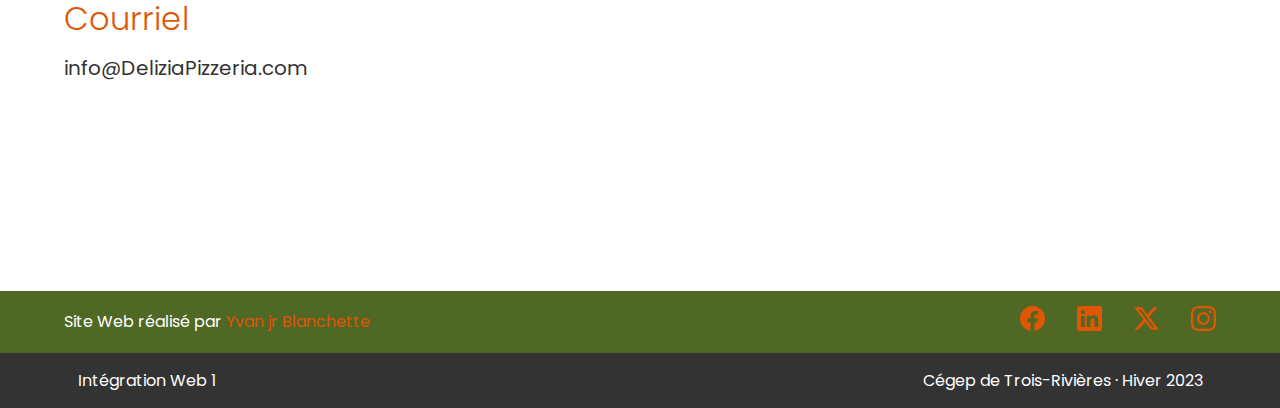
<file: restaurant.html>
<!DOCTYPE html>
<html lang="fr">

<head>
  <meta charset="UTF-8">
  <meta name="viewport" content="width=device-width, initial-scale=1.0">
  <title>Delizia Pizzeria | Four à Bois | Le Restaurant</title>

  <!--! Social Sharing -->
  <meta property="og:title" content="Delizia Pizzeria | Four à Bois | Le Restaurant">
  <meta property="og:type" content="Restaurant Pizzeria au four à Bois">
  <meta property="og:url" content="https://EvansWebDesign.tech/delizia/">
  <meta property="og:image" content="./assets/images/delizia_preview.jpg">
  <meta property="og:description"
    content="La meilleure pizza cuite au four à bois des Laurentides! Nos pizzas sont fait à base d'ingrédients frais, naturels et locaux!">
  <meta property="og:locale" content="fr_CA">
  <meta property="og:locale:alternate" content="en_CA">
  <meta property="og:site_name" content="Delizia Pizzeria">

  <!--! Google fonts -->
  <link rel="preconnect" href="https://fonts.googleapis.com">
  <link rel="preconnect" href="https://fonts.gstatic.com" crossorigin>
  <link href="https://fonts.googleapis.com/css2?family=Poppins:wght@300;400&display=swap" rel="stylesheet">

  <!--! Custom CSS -->
  <link rel="stylesheet" href="./css/restaurant.css">

  <!--! Favicons -->
  <link rel="icon" type="image/png" href="./assets/images/favicon-32x32.png" sizes="32x32">
  <link rel="icon" type="image/png" href="./assets/images/favicon-16x16.png" sizes="16x16">
</head>

<body>
  <!--! Navbar -->
  <header id="navbar">
    <div class="navbar">
      <!--? Logo -->
      <div class="navbar__logo-wrapper">
        <a href="index.html">
          <img src="./assets/images/delizia_logo--black.svg" alt="Delizia logo" class="navbar__logo">
        </a>
      </div>
      <!--? Mobile navigation and Cart -->
      <nav class="navbar__mobile-nav">
        <div class="navbar__mobile-cart"><a href="commande.html"><svg xmlns="http://www.w3.org/2000/svg"
              fill="currentColor" class="bi bi-basket3-fill" viewBox="0 0 16 16">
              <path
                d="M5.757 1.071a.5.5 0 0 1 .172.686L3.383 6h9.234L10.07 1.757a.5.5 0 1 1 .858-.514L13.783 6H15.5a.5.5 0 0 1 .5.5v1a.5.5 0 0 1-.5.5H.5a.5.5 0 0 1-.5-.5v-1A.5.5 0 0 1 .5 6h1.717L5.07 1.243a.5.5 0 0 1 .686-.172zM2.468 15.426.943 9h14.114l-1.525 6.426a.75.75 0 0 1-.729.574H3.197a.75.75 0 0 1-.73-.574z" />
            </svg><span class="cart"></span></a></div>
        <div class="navbar__toggle"><span class="navbar__toggler"></span></div>
      </nav>
      <!--? Desktop navigation -->
      <nav class="navbar__nav">
        <ul class="navbar__nav-list">
          <li class="navbar__nav-item"><a href="menu.html" class="navbar__nav-link btn btn--primary">Menu</a>
          </li>
          <li class="navbar__nav-item"><a href="restaurant.html"
              class="navbar__nav-link btn btn--primary active">Restaurant</a></li>
          <li class="navbar__nav-item"><a href="reservation.html"
              class="navbar__nav-link btn btn--primary">Réservation</a></li>
          <li class="navbar__nav-item  btn btn--secondary"><a href="commande.html" class="navbar__nav-link btn">Ma
              Commande</a><span class="cart"></span></li>
        </ul>
      </nav>
    </div>
  </header>


  <main>
    <div class="container">
      <!--  Hidden h1 for headers hierarchy-->
      <h1 class="hide">Delizia Pizzeria | Restaurant</h1>
      <!-- ! Page title -->
      <h2 class="page__title">Le Restaurant</h2>

      <!--! Grid images/video container  -->
      <div class="restaurant__grid-container">
        <!--? Tile 01  -->
        <div class="tile tile01">
          <img src="./assets/images/grid-woman.jpg" alt="Photo d'une cliente mangeant des pâtes">
          <!-- Tile description -->
          <div class="description">
            <h3>L'art de bien manger!</h3>
            <p>Les plats composées par nos chefs cuisiniers sont des oeuvres d'arts culinaires. Nous portons attention
              au moindre détails pour que vous vivez une expérience gastronomique inégalée!</p>
          </div>
        </div>
        <!--? Tile 02  -->
        <div class="tile tile02">
          <img src="./assets/images/grid-bruschetta.jpg" alt="Bruschetta di Casa">
          <!-- Tile description -->
          <div class="description">
            <h3>Bruschetta di Casa</h3>
            <p>Nos délicieuses bruschetta faites de baguette italienne fraîche et grillées, de tomates marinées dans une
              huile d'olive pure et de fines herbes sauront vous ouvrir l'appétit avec classe! Buon appetito! </p>
          </div>
        </div>
        <!--? Tile 03  -->
        <div class="tile tile03">
          <video muted autoplay loop>
            <source src="./assets/videos/delizia-pizzeria.mp4" type="video/mp4">
          </video>
        </div>
        <!--? Tile 04  -->
        <div class="tile tile04">
          <img src="./assets/images/grid-pizza.jpg" alt="image de pizza">
          <!-- Tile description -->
          <div class="description large">
            <h3>Une Pizza pour tous les goûts</h3>
            <p>Vous n'arrivez pas a décider qu'elle délicieuse pizza ferait votre bonheur? Vous voulez goûter plusieurs
              de nos
              garnitures pour découvrir laquelle est votre préférée?<br><br> Pour un léger supplément,
              séparez votre pizza en demies ou en quarts et tentez l'expérience de nos différentes garnitures de pizza.
              Buon appetito!</p>
          </div>
        </div>
        <!--? Tile 05  -->
        <div class="tile tile05">
          <img src="./assets/images/grid-pasta.jpg" alt="image de plats de pâtes">
          <!-- Tile description -->
          <div class="description">
            <h3>Pastas di Delizia</h3>
            <p>La pizzeria Delizia offre 5 plats de pâtes aussi délicieux les uns que les autres. Bolognaise, fruits de
              mer, prosciutto et champignons, ricotta et épinards ou saucisses et piment forts, lequel choissirez-vous?
            </p>
          </div>
        </div>
        <!--? Tile 06  -->
        <div class="tile tile06">
          <img src="./assets/images/grid-terasse.jpg" alt="terrasse de Delizia Pizzeria">
          <!-- Tile description -->
          <div class="description">
            <h3>Terrasse de Delizia</h3>
            <p>Par beaux temps, venez déguster une bonne pizza sur notre terrasse exterieure et profitez de l'ambiance
              pittoresque, chaleureuse et romantique. Vous vivrez un expérience inoubliable!</p>
          </div>
        </div>
      </div>

      <div class="contact">
        <!--! Contact informations  -->
        <aside class="contact__infos">
          <!--? Restaurant address  -->
          <div class="contact-infos__element adresse">
            <h3 class="section__subtitle poppins-light secondary">Adresse</h3>
            <a
              href="https://www.google.com/maps/place/Le+Feu+De+Bois/@45.9521267,-74.1356321,18.25z/data=!4m6!3m5!1s0x4ccf3988b663fc9d:0xf5e490837f9bd01a!8m2!3d45.9520406!4d-74.1360235!16s%2Fg%2F1tjhx8wc?entry=ttu">1126
              Boulevard de Sainte-Adèle, Sainte-Adèle, QC J8B 0K2</a>
          </div>

          <!--? Restaurant Phone number  -->
          <div class="contact-infos__element telephone">
            <h3 class="section__subtitle poppins-light secondary">Téléphone</h3>
            <a href="tel:+14501234567">(450) 123-4567</a>
          </div>

          <!--? Restaurant Email  -->
          <div class="contact-infos__element email">
            <h3 class="section__subtitle poppins-light secondary">Courriel</h3>
            <a href="mailto:info@deliziapizzeria.com">info@DeliziaPizzeria.com</a>
          </div>
        </aside>

        <!--!  Restaurant Map location -->
        <div class="contact__map">
          <div class="contact__map-wrapper">
            <iframe class="contact__iframe"
              src="https://www.google.com/maps/embed?pb=!1m18!1m12!1m3!1d1166.305573986999!2d-74.1356320836031!3d45.952126695603546!2m3!1f0!2f0!3f0!3m2!1i1024!2i768!4f13.1!3m3!1m2!1s0x4ccf3988b663fc9d%3A0xf5e490837f9bd01a!2sLe%20Feu%20De%20Bois!5e0!3m2!1sen!2sca!4v1706656980655!5m2!1sen!2sca"
              allowfullscreen="" loading="lazy" referrerpolicy="no-referrer-when-downgrade"></iframe>
          </div>
        </div>
      </div>
    </div>
  </main>


  <footer>
    <!--! Footer top bar -->
    <div class="footer__top-bar">
      <div class="container">
        <ul class="footer__bar-wrapper">
          <li class="footer__element--left"><a class="footer__link"
              href="mailto:yvanblanchette@outlook.com?subject=Informations" target="_blank">Site Web réalisé par <span
                class="secondary"> Yvan jr Blanchette</span></a>
          </li>
          <!--? Footer socials -->
          <li class="footer__element--right footer__social-icons">
            <!-- Facebook -->
            <a href="https://www.facebook.com/yvanblanchette" target="_blank">
              <svg xmlns="http://www.w3.org/2000/svg" viewBox="0 0 16 16">
                <path
                  d="M16 8.049c0-4.446-3.582-8.05-8-8.05C3.58 0-.002 3.603-.002 8.05c0 4.017 2.926 7.347 6.75 7.951v-5.625h-2.03V8.05H6.75V6.275c0-2.017 1.195-3.131 3.022-3.131.876 0 1.791.157 1.791.157v1.98h-1.009c-.993 0-1.303.621-1.303 1.258v1.51h2.218l-.354 2.326H9.25V16c3.824-.604 6.75-3.934 6.75-7.951">
                </path>
              </svg></a>
            <!-- Linkedin -->
            <a href="https://www.linkedin.com/in/yvan-junior-blanchette-07963925b/" target="_blank">
              <svg xmlns="http://www.w3.org/2000/svg" viewBox="0 0 16 16">
                <path
                  d="M0 1.146C0 .513.526 0 1.175 0h13.65C15.474 0 16 .513 16 1.146v13.708c0 .633-.526 1.146-1.175 1.146H1.175C.526 16 0 15.487 0 14.854zm4.943 12.248V6.169H2.542v7.225zm-1.2-8.212c.837 0 1.358-.554 1.358-1.248-.015-.709-.52-1.248-1.342-1.248S2.4 3.226 2.4 3.934c0 .694.521 1.248 1.327 1.248zm4.908 8.212V9.359c0-.216.016-.432.08-.586.173-.431.568-.878 1.232-.878.869 0 1.216.662 1.216 1.634v3.865h2.401V9.25c0-2.22-1.184-3.252-2.764-3.252-1.274 0-1.845.7-2.165 1.193v.025h-.016l.016-.025V6.169h-2.4c.03.678 0 7.225 0 7.225z">
                </path>
              </svg>
            </a>
            <!-- Twitter-x -->
            <a href="https://twitter.com/EvansWDesign" target="_blank">
              <svg xmlns="http://www.w3.org/2000/svg" viewBox="0 0 16 16">
                <path
                  d="M12.6.75h2.454l-5.36 6.142L16 15.25h-4.937l-3.867-5.07-4.425 5.07H.316l5.733-6.57L0 .75h5.063l3.495 4.633L12.601.75Zm-.86 13.028h1.36L4.323 2.145H2.865z">
                </path>
              </svg></a>
            <!-- Instagram -->
            <a href="https://www.instagram.com/EvansWDesign/" target="_blank">
              <svg xmlns="http://www.w3.org/2000/svg" viewBox="0 0 16 16">
                <path
                  d="M8 0C5.829 0 5.556.01 4.703.048 3.85.088 3.269.222 2.76.42a3.9 3.9 0 0 0-1.417.923A3.9 3.9 0 0 0 .42 2.76C.222 3.268.087 3.85.048 4.7.01 5.555 0 5.827 0 8.001c0 2.172.01 2.444.048 3.297.04.852.174 1.433.372 1.942.205.526.478.972.923 1.417.444.445.89.719 1.416.923.51.198 1.09.333 1.942.372C5.555 15.99 5.827 16 8 16s2.444-.01 3.298-.048c.851-.04 1.434-.174 1.943-.372a3.9 3.9 0 0 0 1.416-.923c.445-.445.718-.891.923-1.417.197-.509.332-1.09.372-1.942C15.99 10.445 16 10.173 16 8s-.01-2.445-.048-3.299c-.04-.851-.175-1.433-.372-1.941a3.9 3.9 0 0 0-.923-1.417A3.9 3.9 0 0 0 13.24.42c-.51-.198-1.092-.333-1.943-.372C10.443.01 10.172 0 7.998 0zm-.717 1.442h.718c2.136 0 2.389.007 3.232.046.78.035 1.204.166 1.486.275.373.145.64.319.92.599s.453.546.598.92c.11.281.24.705.275 1.485.039.843.047 1.096.047 3.231s-.008 2.389-.047 3.232c-.035.78-.166 1.203-.275 1.485a2.5 2.5 0 0 1-.599.919c-.28.28-.546.453-.92.598-.28.11-.704.24-1.485.276-.843.038-1.096.047-3.232.047s-2.39-.009-3.233-.047c-.78-.036-1.203-.166-1.485-.276a2.5 2.5 0 0 1-.92-.598 2.5 2.5 0 0 1-.6-.92c-.109-.281-.24-.705-.275-1.485-.038-.843-.046-1.096-.046-3.233s.008-2.388.046-3.231c.036-.78.166-1.204.276-1.486.145-.373.319-.64.599-.92s.546-.453.92-.598c.282-.11.705-.24 1.485-.276.738-.034 1.024-.044 2.515-.045zm4.988 1.328a.96.96 0 1 0 0 1.92.96.96 0 0 0 0-1.92m-4.27 1.122a4.109 4.109 0 1 0 0 8.217 4.109 4.109 0 0 0 0-8.217m0 1.441a2.667 2.667 0 1 1 0 5.334 2.667 2.667 0 0 1 0-5.334">
                </path>
              </svg></a>
          </li>
        </ul>
      </div>
    </div>

    <!--! Footer bottom bar -->
    <div class=" footer__bottom-bar">
      <div class="container">
        <ul class="footer__bar-wrapper">
          <li class="footer__element--left">Intégration Web 1</li>
          <li class="footer__element--right">Cégep de
            Trois-Rivières · Hiver 2023</li>
        </ul>
      </div>
    </div>
  </footer>


  <!--! Mobile Navigation -->
  <div class="mobile-nav">
    <ul class="mobile-nav__list">
      <li class="mobile__nav-item"><a href="index.html" class="mobile-nav-link btn btn--primary">Accueil</a></li>
      <li class="mobile__nav-item"><a href="menu.html" class="mobile-nav-link btn btn--primary">Menu</a></li>
      <li class="mobile__nav-item"><a href="restaurant.html"
          class="mobile-nav-link btn btn--primary active">Restaurant</a>
      </li>
      <li class="mobile__nav-item"><a href="reservation.html" class="mobile-nav-link btn btn--primary">Réservation</a>
      </li>
      <li class="mobile__nav-item btn btn--secondary"><a href="commande.html" class="mobile-nav__link btn">Ma
          Commande</a><span class="cart"></span>
      </li>
      <!--? Mobile-nav socials  -->
      <li class="mobile-nav__socials">
        <!-- Facebook -->
        <a href="https://www.facebook.com/yvanblanchette" target="_blank">
          <svg xmlns="http://www.w3.org/2000/svg" viewBox="0 0 16 16">
            <path
              d="M16 8.049c0-4.446-3.582-8.05-8-8.05C3.58 0-.002 3.603-.002 8.05c0 4.017 2.926 7.347 6.75 7.951v-5.625h-2.03V8.05H6.75V6.275c0-2.017 1.195-3.131 3.022-3.131.876 0 1.791.157 1.791.157v1.98h-1.009c-.993 0-1.303.621-1.303 1.258v1.51h2.218l-.354 2.326H9.25V16c3.824-.604 6.75-3.934 6.75-7.951">
            </path>
          </svg></a>
        <!-- Linkedin -->
        <a href="https://www.linkedin.com/in/yvan-junior-blanchette-07963925b/" target="_blank">
          <svg xmlns="http://www.w3.org/2000/svg" viewBox="0 0 16 16">
            <path
              d="M0 1.146C0 .513.526 0 1.175 0h13.65C15.474 0 16 .513 16 1.146v13.708c0 .633-.526 1.146-1.175 1.146H1.175C.526 16 0 15.487 0 14.854zm4.943 12.248V6.169H2.542v7.225zm-1.2-8.212c.837 0 1.358-.554 1.358-1.248-.015-.709-.52-1.248-1.342-1.248S2.4 3.226 2.4 3.934c0 .694.521 1.248 1.327 1.248zm4.908 8.212V9.359c0-.216.016-.432.08-.586.173-.431.568-.878 1.232-.878.869 0 1.216.662 1.216 1.634v3.865h2.401V9.25c0-2.22-1.184-3.252-2.764-3.252-1.274 0-1.845.7-2.165 1.193v.025h-.016l.016-.025V6.169h-2.4c.03.678 0 7.225 0 7.225z">
            </path>
          </svg></a>
        <!-- Twitter-x -->
        <a href="https://twitter.com/EvansWDesign" target="_blank">
          <svg xmlns="http://www.w3.org/2000/svg" viewBox="0 0 16 16">
            <path
              d="M12.6.75h2.454l-5.36 6.142L16 15.25h-4.937l-3.867-5.07-4.425 5.07H.316l5.733-6.57L0 .75h5.063l3.495 4.633L12.601.75Zm-.86 13.028h1.36L4.323 2.145H2.865z">
            </path>
          </svg></a>
        <!-- Instagram -->
        <a href="https://www.instagram.com/EvansWDesign/" target="_blank">
          <svg xmlns="http://www.w3.org/2000/svg" viewBox="0 0 16 16">
            <path
              d="M8 0C5.829 0 5.556.01 4.703.048 3.85.088 3.269.222 2.76.42a3.9 3.9 0 0 0-1.417.923A3.9 3.9 0 0 0 .42 2.76C.222 3.268.087 3.85.048 4.7.01 5.555 0 5.827 0 8.001c0 2.172.01 2.444.048 3.297.04.852.174 1.433.372 1.942.205.526.478.972.923 1.417.444.445.89.719 1.416.923.51.198 1.09.333 1.942.372C5.555 15.99 5.827 16 8 16s2.444-.01 3.298-.048c.851-.04 1.434-.174 1.943-.372a3.9 3.9 0 0 0 1.416-.923c.445-.445.718-.891.923-1.417.197-.509.332-1.09.372-1.942C15.99 10.445 16 10.173 16 8s-.01-2.445-.048-3.299c-.04-.851-.175-1.433-.372-1.941a3.9 3.9 0 0 0-.923-1.417A3.9 3.9 0 0 0 13.24.42c-.51-.198-1.092-.333-1.943-.372C10.443.01 10.172 0 7.998 0zm-.717 1.442h.718c2.136 0 2.389.007 3.232.046.78.035 1.204.166 1.486.275.373.145.64.319.92.599s.453.546.598.92c.11.281.24.705.275 1.485.039.843.047 1.096.047 3.231s-.008 2.389-.047 3.232c-.035.78-.166 1.203-.275 1.485a2.5 2.5 0 0 1-.599.919c-.28.28-.546.453-.92.598-.28.11-.704.24-1.485.276-.843.038-1.096.047-3.232.047s-2.39-.009-3.233-.047c-.78-.036-1.203-.166-1.485-.276a2.5 2.5 0 0 1-.92-.598 2.5 2.5 0 0 1-.6-.92c-.109-.281-.24-.705-.275-1.485-.038-.843-.046-1.096-.046-3.233s.008-2.388.046-3.231c.036-.78.166-1.204.276-1.486.145-.373.319-.64.599-.92s.546-.453.92-.598c.282-.11.705-.24 1.485-.276.738-.034 1.024-.044 2.515-.045zm4.988 1.328a.96.96 0 1 0 0 1.92.96.96 0 0 0 0-1.92m-4.27 1.122a4.109 4.109 0 1 0 0 8.217 4.109 4.109 0 0 0 0-8.217m0 1.441a2.667 2.667 0 1 1 0 5.334 2.667 2.667 0 0 1 0-5.334">
            </path>
          </svg></a>
      </li>
    </ul>
  </div>

  <!--! Javascript  -->
  <script src="./js/script.js"></script>
</body>

</html>
</file>
<file: css/commande-informations.css>
@import url('./style.css');

main {
  padding-top: 110px;
}

.page-wrapper {
  width: 100%;
  height: 100%;
  display: flex;
  justify-content: space-between;
  align-items: start;
  margin-block: 2rem 3rem;
}


.buttons-wrapper {
  width: 100%;
  display: flex;
  justify-content: center;
  align-items: center;
}

.form {
  width: 58%;
}

.form__content {
  width: 100%;
}

.form-btn {
  background-color: var(--clr-secondary-200);
  font-size: 1.5rem;
  padding: 0.5rem 1rem;
  width: 200px;
  border: none;
  transition: 300ms ease;
}

.form-btn.active {
  background-color: var(--clr-primary-300);
}

.takeout-btn {
  border-radius: 10px 0 0 10px;
}

.delivery-btn {
  border-radius: 0 10px 10px 0;
}

form {
  margin-top: 20px;
  width: 100%;
}

form fieldset {
  position: relative;
}

.legend {
  position: absolute;
  left: 2rem;
  bottom: 10px;
}

form fieldset,
.confirmation {
  width: 100%;
  display: flex;
  flex-direction: column;
  padding: 1rem 2rem;
  border-radius: 10px;
  border: 4px dotted var(--clr-primary-400);
  margin-bottom: 1rem;
}

form fieldset>legend {
  padding-inline: 10px;
  color: var(--clr-primary-400);
  font-family: 'Segoe UI', sans-serif;
  font-weight: 600;
}

form fieldset.takeout .address-section {
  display: none;
}

form fieldset.delivery .address-section {
  display: inline-block;
}

form label,
form .label {
  font-size: 0.8rem;
  font-family: 'Poppins', sans-serif;
  font-weight: 400;
}


form input,
form select,
form textarea {
  background-color: var(--clr-primary-200);
  border: none;
  padding: 0.5rem 1rem;
  font-size: 1rem;
  width: 100%;
  resize: none;
}

form input[type="checkbox"],
form input[type="submit"] {
  width: auto;
  padding: 0;
}

form textarea:focus,
form input:focus,
form select:focus {
  outline: none;
  background-color: var(--clr-secondary-100);
}

form input[type='radio']::placeholder,
form input[type="date"]::placeholder,
form input[type='checkbox']::placeholder,
form select::placeholder,
form input::placeholder,
form textarea::placeholder {
  color: #585858;
  font-family: 'Poppins', sans-serif;
  font-size: 0.8rem;
}

form .input-group.enligne {
  display: flex;
  justify-content: space-between;
  align-items: center;
  width: 100%;
  margin-bottom: 5px;
}


form .paiement-section-title {
  font-size: 1.25rem;
  color: var(--clr-primary-300);
  margin-top: 20px;
}

.terms {
  display: flex;
  justify-content: flex-start;
  align-items: center;
  gap: 10px;
}

.terms a {
  text-decoration: underline;
  color: var(--clr-secondary);
}

.form-buttons-wrapper {
  display: flex;
  justify-content: space-between;
  align-items: center;
}

.form-buttons {
  display: flex;
  justify-content: flex-end;
  align-items: center;
  gap: 2rem;
}

.card-input {
  position: relative;
}

.card-icon-wrapper {
  position: absolute;
  top: 18px;
  right: 18px;
  height: 24px;
  transform: translateY(-50%);
}

.card-icon-wrapper img {
  height: 100%;
}




/* ----- ORDER SUMMARY ----- */
.order {
  width: 40%;
}

.order h3 {
  text-align: center;
  font-size: 1.5rem;
  margin-bottom: 5px;
}

.order table {
  width: 100%;
  border-collapse: collapse;
  text-align: center;
}

.order table thead,
.order table tbody {
  background-color: var(--clr-primary-100);
}

.order table thead th:first-of-type,
.order table tbody tr td:first-of-type {
  text-align: start;
  padding-inline-start: 1rem;
}

.order table thead tr th,
.order table tbody tr td {
  padding-block: 0.3rem;
}

.order table thead {
  background-color: var(--clr-primary-400);
}

.order table tbody {
  width: 100%;
  font-size: 0.9rem;
}

.order table tbody tr:nth-of-type(2n) {
  background-color: var(--clr-primary-200);
}

.order table tbody .order__col-name {
  min-width: 60%;
}

.order table tbody .order__col-price {
  width: 20%;
}

.order table tbody .order__col-quantity {
  width: 20%;
}

.order-summary tfoot {
  width: 100%;
  background-color: var(--clr-primary-300);
}

.order-summary tfoot tr {
  width: 100%;
  display: flex;
  justify-content: space-between;
  align-items: center;
  padding: 0.3rem 1rem;
}

.order-summary tfoot tr:nth-last-of-type(2n) {
  background-color: var(--clr-primary-400);
}



/* ----- MEDIA QUERIES ----- */
@media(width < 960px) {
  .page-wrapper {
    flex-direction: column-reverse;
  }

  .order {
    width: 90%;
  }

  .form {
    width: 90%;
  }

  fieldset legend {
    text-align: center;
  }
}

@media(width < 735px) {
  .order {
    width: 100%;
  }

  .form {
    width: 100%;
  }

  .form-buttons-wrapper {
    width: 100%;
    display: flex;
    justify-content: space-between;
    align-items: center;
    gap: 1.25rem;
  }


  .form-buttons {
    display: flex;
    justify-content: flex-end;
    align-items: center;
  }
}


@media(width < 570px) {
  .page__title--center {
    font-size: 2.25rem;
  }

  form label {
    font-size: 0.7rem;
  }

  form input,
  form select,
  form textarea {
    font-size: 0.7rem;
  }

  form fieldset {
    padding: 0.5rem;
  }

  .form-buttons-wrapper {
    flex-direction: column;
    justify-content: center;
    align-items: center;
  }

  .terms {
    justify-content: center;
  }
}
</file>
<file: css/commande.css>
@import url('./style.css');

h2 {
  font-size: 3rem;
  margin-bottom: 1rem;
}

.order-wrapper {
  width: 100%;
  display: flex;
  justify-content: space-between;
}

.order {
  width: 60%;
}

.order h3 {
  margin-bottom: 10px;
}

.order table {
  width: 100%;
  margin-bottom: 2rem;
  border-collapse: collapse;
  text-align: center;
}

.order thead th:first-of-type,
.order tbody tr td:first-of-type {
  text-align: start;
  padding-inline-start: 1rem;
}

.order table thead tr th,
.order table tbody tr td {
  padding-block: 0.5rem;
}

.order table thead {
  background-color: var(--clr-primary-300);
  box-shadow: 0 2px 4px rgba(0, 0, 0, 0.5);
}

.order table tbody tr:nth-of-type(2n) {
  background-color: var(--clr-secondary-300);
}

.order__col-name {
  min-width: 300px;
}

.order__col-price {
  width: 80px;
}

.order__col-quantity {
  width: 110px;
}

.order input {
  border: none;
  background-color: var(--clr-primary-300);
  width: 50px;
  padding: 0.4rem;
  font-size: 1rem;
  text-align: center;
  border-radius: 5px;
}

.order input:focus {
  outline: none;
}

.order input[type=number]::-webkit-inner-spin-button {
  opacity: 1
}

.delete-btn {
  border: none;
  background-color: transparent;
  width: 20px;
  height: 20px;
  font-size: 18px;
  font-weight: bold;
  border-radius: 3px;
  transition: 350ms;
}

.delete-btn:hover,
.delete-btn:focus {
  color: var(--clr-secondary);
  outline: none;
}

.order-summary {
  background-color: var(--clr-primary-300);
  height: fit-content;
  margin-block: 28px;
  padding: 1rem 2rem 2rem;
  width: 35%;
  box-shadow: 0 2px 4px rgba(0, 0, 0, 0.5);
}

.order-summary__title {
  font-size: 2.5rem;
  font-family: 'Poppins', sans-serif;
  font-weight: 300;

}

.order-summary table {
  width: 100%;
  text-align: start;
  border-collapse: separate;
}

.order-summary th {
  text-align: start;
  font-size: 1.25rem;
}

.order-summary td {
  text-align: end;
}

.order-summary table th,
.order-summary table td {
  padding-block: 0.75rem;
}

.order-summary table tr:nth-of-type(2) th,
.order-summary table tr:nth-of-type(2) td {
  border-bottom: 1px solid black;
}

.order-summary__price-label,
.order-summary__price {
  font-size: 1.5rem;
}

.order-summary__price-label {
  text-align: start;
  padding-right: 20px;
}


.order-summary__price.total {
  font-weight: bold;
}





/* ----- MEDIA QUERIES ----- */
@media(max-width: 960px) {
  .order {
    font-size: 1rem;
  }

  .order-summary {
    padding: 1rem;
  }

  .order-summary__title {
    font-size: 2rem;
  }

  .order-summary .order-summary__price-label,
  .order-summary__price {
    font-size: 1rem;
  }
}

@media(max-width:800px) {
  .order-wrapper {
    flex-direction: column;
  }

  .order {
    width: 100%;
  }

  .order-summary {
    width: 100%;
    padding: 2rem;
  }

  .order {
    font-size: 1.4rem;
  }

  .order__col-name {
    min-width: 230px;
  }

  .order__col-price {
    width: 100px;
  }

  .order__col-quantity input {
    width: 75px;
  }

  .order-summary {
    padding: 1rem;
  }

  .order-summary__title {
    font-size: 2.5rem;
    text-align: center;
  }

  .order-summary .order-summary__price-label,
  .order-summary__price {
    font-size: 1.5rem;
  }
}


@media(max-width:570px) {
  .page-title {
    font-size: 2.5rem;
    text-align: center;
  }

  .order {
    font-size: 1rem;
  }

  .order__col-name {
    min-width: 230px;
  }

  .order__col-price {
    width: 75px;
  }

  .order__col-quantity .item-quantity {
    width: 50px;
  }

  .order-summary {
    padding: 1rem;
  }

  .order-summary__title {
    font-size: 2rem;
    text-align: center;
  }

  .order-summary .order-summary__price-label,
  .order-summary__price {
    font-size: 1.5rem;
  }
}
</file>
<file: css/confirmation.css>
@import url('./style.css');
@import url('./reservation.css');

.booking__page-wrapper {
  min-height: calc(100vh - 220.4px);
}

.confirmation h2 {
  text-align: center;
  margin-bottom: 10px;
  font-size: 30px;
}

.confirmation p {
  text-align: justify;
}

.confirmation p span {
  color: var(--clr-secondary);
}

.confirmation p a {
  color: var(--clr-secondary);
  transition: 350ms ease;
}

.confirmation p a:hover {
  color: var(--clr-primary);
}
</file>
<file: css/menu.css>
@import url('./style.css');

body.modal-open {
  overflow: hidden;
}

.menu-section .section__title {
  text-align: center;
  font-size: 4rem;
  margin-bottom: 0;
}

.menu-section .section__subtitle {
  text-align: center;
  font-size: 1.5rem;
  margin-block: 0 3rem;
  color: var(--clr-secondary);
}

.menu__sizes {
  width: 100%;
  border-bottom: var(--border-dot-secondary);
  display: flex;
  justify-content: center;
  align-items: center;
  text-align: center;
  margin-top: 2rem;
}

.menu__girare,
.menu__allungare {
  width: 50%;
  margin-bottom: 1rem;
  padding-inline: 2rem;
  cursor: pointer;
  filter: grayscale(1);
  transition: 300ms ease;
}

.menu__girare:hover,
.menu__allungare:hover {
  filter: grayscale(0);
}

.menu__girare p,
.menu__allungare p {
  color: var(--clr-secondary);
}

.menu__girare.active,
.menu__allungare.active {
  filter: grayscale(0);
}

.menu__girare {
  border-right: var(--border-dot-secondary);
}

.menu__sizes img {
  height: 60px;
}

.menu__sizes h3 {
  font-size: 1.5rem;
  letter-spacing: 1.5px;
  color: var(--clr-black);
}

.menu-content {
  display: flex;
  flex-wrap: wrap;
  justify-content: space-between;
  gap: 1%;
}

.menu__column {
  width: 30%;
  display: flex;
  flex-direction: column;
  justify-content: flex-start;
  margin-inline: auto;
}

.menu__section {
  margin-block: 1rem;
  margin-inline: auto;
  padding: 1rem 1rem 1rem 0;
  border-bottom: var(--border-dot-secondary);
}

.menu__section-title {
  font-size: 2rem;
  letter-spacing: 2px;
  margin-bottom: 0.5rem;
  color: var(--clr-black);
  text-align: center;
}

.menu__column--1 .menu__section--2,
.menu__column--2 .menu__section--1,
.menu__column--3 .menu__section--2 {
  border: none;
}

.pizza-desc {
  font-size: 0.9rem;
}

.menu__item {

  cursor: pointer;
  transition: 350ms ease;
  padding: 0.5rem;
}

.menu__extra {
  padding: 0.5rem;
}

.menu__item h4,
.menu__extra h4 {
  color: var(--clr-primary);
  transition: 250ms;
}

.menu__item:hover {
  background-color: #57663c10;
}

.menu__item:hover h4 {
  color: var(--clr-secondary);
}

.menu__price {
  color: var(--clr-secondary);
  font-weight: 400;
  font-size: 1.1rem;
}

.order__modal {
  background-color: var(--clr-primary-400);
  position: fixed;
  top: 50%;
  left: 50%;
  width: 600px;
  height: 400px;
  z-index: 100;
  transform: translate(-50%, -50%);
  display: flex;
  flex-direction: column;
  justify-content: center;
  align-items: center;
  text-align: center;
  backdrop-filter: blur(10px);
  box-shadow: 0 4px 8px rgba(0, 0, 0, 0.5);
}

.order__modal .close-btn {
  position: absolute;
  top: 30px;
  right: 30px;
  background-color: transparent;
  font-size: 1.5rem;
  font-weight: bold;
  border: none;
  transition: 350ms ease;
  text-shadow: 0 1px 4px rgba(0, 0, 0, 0.5);
}

.order__modal .close-btn:hover {
  color: var(--clr-secondary);
}

.order__modal .menu-item__price {
  font-family: 'Poppins', sans-serif;
  font-weight: 300;
  color: var(--clr-secondary);
  font-size: 2rem;
  margin-bottom: 10px;
}

.order__modal .menu-item__title {
  font-size: 2rem;
  text-align: center;
  margin-bottom: -10px;
}

.order__modal small {
  display: inline-block;
  font-size: 1rem;
  text-align: center;
  margin-bottom: 1rem;
}

.order__modal .input-group {
  margin-bottom: 0.75rem;
  vertical-align: middle;
}

.order__modal .input-group select {
  text-align: center;
  padding: 0.25rem 0.5rem;
  border: none;
  margin-right: -2px;
  height: 25px;
}

.order__modal .input-group button {
  text-align: center;
  padding: 0.25rem 0.5rem;
  border: none;
  height: 25px;
  margin-left: -2px;
  background-color: var(--clr-primary);
  color: white;
}

.order__modal .input-group select:focus {
  outline: none;
}

.order__modal .input-group input {
  text-align: center;
  padding: 0.25rem 0.5rem;
  border: none;
  margin-right: -2px;
  height: 25px;
  width: 60px;
}

.order__modal .extras-element {
  height: 30px;
  width: 100%;
  margin-bottom: -15px;
  font-size: 0.9rem;
}

.extra {
  color: inherit;
  transition: 350ms;
  cursor: pointer;
}

.extra:hover {
  color: var(--clr-secondary);
}


@media(max-width: 960px) {
  .menu__column {
    width: 45%;
    margin-inline: 2%;
  }

  .menu__column--1 .menu__section--2,
  .menu__column--2 .menu__section--1 {
    border-bottom: var(--border-dot-secondary);
  }

  .menu__column--3 .menu__section--1,
  .menu__column--3 .menu__section--2 {
    border: none;
  }

  .menu__column--3 {
    width: 100%;
    flex-direction: row;
    justify-content: center;
  }

  .menu__column--3 .menu__section {
    width: 46%;
    margin-inline: 2%;
  }


}

@media(max-width:735px) {
  .order__modal {
    width: 500px;
    height: 350px;
  }
}


@media(max-width:570px) {
  .menu__column {
    width: 100%;
    margin-inline: 0;
    text-align: center;

  }

  .menu__section,
  .menu__column--3 .menu__section--1 {
    border-bottom: var(--border-dot-secondary);
  }

  .menu__column--3 {
    flex-direction: column;
    justify-content: start;
  }

  .menu__column--3 .menu__section {
    width: 100%;
  }

  .order__modal {
    width: 400px;
    height: 400px;
  }

  .order__modal .close-btn {
    top: 15px;
    right: 15px;
  }
}
</file>
<file: css/order-confirmation.css>
@import url('./style.css');

main {
  height: 100%;
  width: 100%;
  display: flex;
  justify-content: center;
  align-items: center;
}

h2 {
  text-align: center;
  margin-bottom: 20px;
}

p {
  margin-bottom: 20px;
}

.confirm {
  display: flex;
  flex-direction: column;
  justify-content: center;
  align-items: center;
  padding: 2rem;
  margin-inline: auto;
  margin-top: -50px;

  text-align: center;
  width: 80%;
  border: 4px dotted var(--clr-primary-400);
}

.form-buttons-wrapper {
  display: flex;
  justify-content: space-between;
  align-items: center;
}

@media (width < 735px) {
  .confirm {
    width: 90%;
  }

  .form-buttons-wrapper {
    flex-direction: column;
    justify-content: center;
    gap: 0.5rem;
  }
}
</file>
<file: css/reservation.css>
@import url('./style.css');

header {
  position: relative;
  background-color: transparent;
}

header svg {
  fill: white;
  width: 30px;
  height: 30px;
  transition: 300ms;
}

.booking__wrapper {
  margin-top: -125px;
  width: 100%;
  height: 100%;
  display: flex;
  justify-content: space-between;
}

.booking__img-container {
  flex: 1;
  min-width: 40%;
  min-height: 100%;
  background: url('../assets/images/booking-restaurant.jpg');
  background-repeat: no-repeat;
  background-size: cover;
  background-position: center right;
}

.booking__img-restaurant {
  width: 100%;
  height: 100%;
  object-fit: contain;
}

.booking__img-terrasse {
  width: 100%;
  height: 100%;
  object-fit: contain;
}

.booking__page-wrapper {
  flex: 1.5;
  margin-top: 125px;
  padding-bottom: 4rem;
  width: 60%;
  height: 100%;
  display: flex;
  flex-direction: column;
  justify-content: center;
  align-items: center;
}

.booking__body {
  width: 90%;
}

.booking-btn {
  background-color: var(--clr-secondary-200);
  font-size: 1.5rem;
  padding: 0.5rem 1rem;
  width: 200px;
  border: none;
  transition: 300ms ease;
}

.booking-btn.active {
  background-color: var(--clr-primary-400);

}

.restaurant-btn {
  margin-right: -3px;
  border-radius: 10px 0 0 10px;
}

.terrasse-btn {
  margin-left: -3px;
  border-radius: 0 10px 10px 0;
}

form {
  margin-top: 20px;
  width: 100%;
}

form fieldset,
.confirmation {
  width: 100%;
  display: flex;
  flex-direction: column;
  padding: 2rem;
  border-radius: 10px;
  border: 4px dotted var(--clr-primary-400);
  margin-bottom: 1rem;
  position: relative;
}

form fieldset>legend {
  padding-inline: 10px;
  color: var(--clr-primary-400);
  font-family: 'Segoe UI', sans-serif;
  font-weight: 600;
  text-align: center;
}

form label,
form .label {
  font-size: 0.8rem;
  font-family: 'Poppins', sans-serif;
  font-weight: 400;
}

form select,
form input,
form textarea {
  background-color: var(--clr-primary-200);
  color: #333;
  width: 100%;
  border: none;
  padding: 0.5rem 1rem;
  font-size: 0.9rem;
  font-family: 'Poppins', sans-serif;
  resize: none;
}

form select {
  text-align: center;
}

form textarea:focus,
form input:focus,
form select:focus {
  outline: none;
  background-color: var(--clr-secondary-100);
}

form input::placeholder,
form textarea::placeholder {
  color: #333;
}

input[type='radio'],
input[type='checkbox'] {
  accent-color: var(--clr-primary-100);
  border: none;
}

.form-buttons-wrapper {
  display: flex;
  justify-content: center;
  align-items: center;
  text-align: center;
  gap: 1rem;
  margin-top: 2rem;
}

.radio-buttons {
  margin-left: 18%;
}

.input-element-radioBtn,
.input-element-checkbox {
  display: flex;
  justify-content: flex-start;
  align-items: center;
  gap: 10px;
}

input[type="radio"],
input[type="checkbox"] {
  width: inherit;
}


/* ----- MEDIA QUERIES ----- */
@media(max-width: 1200px) {
  .hide-lg {
    display: none;
  }

  #date,
  #heure,
  #allergies,
  #phone,
  #email {
    width: 98%;
    color: #585858;
  }
}


@media(max-width: 960px) {
  header {
    background-color: rgba(0, 0, 0, 0.2);
  }

  .booking__wrapper {
    flex-direction: column;
    /* justify-content: flex-start; */
    align-items: center;
  }

  .booking__img-container {
    min-width: 100vw;
    min-height: 350px;
    background-position: center;
  }

  .booking__page-wrapper {
    padding-block: 4rem;
    width: 90%;
    height: 60%;
    margin-inline: auto;
    background-color: white;
    margin-top: -50px;
    padding-inline: 0;
  }

  form label {
    font-size: 1rem;
  }

  .booking__body {
    width: 100%;
  }

  .navbar__toggler::before,
  .navbar__toggler::after {
    background-color: white;
  }


}

@media(max-width:735px) {

  .form-buttons-wrapper {
    display: flex;
    flex-direction: column;
    justify-content: center;
    align-items: center;
    text-align: center;
    gap: 1rem;
    margin-top: 2rem;
  }

  .page__title--center {
    font-size: 2.5rem;
  }

  .booking-btn {
    font-size: 1.25rem;
    width: 180px;
  }
}


@media(max-width:570px) {
  .booking__page-wrapper {
    padding-block: 2rem;
    width: 90%;
    height: 100%;
    margin-inline: auto;
    margin-top: -50px;
    padding-inline: 0;
  }

  .booking-btn {
    font-size: 1rem;
    width: 150px;
  }

  form fieldset {
    width: 100%;
    max-width: 100%;
    display: flex;
    flex-direction: column;
    padding: 1rem;
    border-radius: 10px;
    border: 4px dotted var(--clr-primary-300);
    margin-bottom: 1rem;
    margin-inline: 0;

  }

  form {
    font-size: 0.8rem;
  }

  form label {
    font-size: .65rem;
  }

  select,
  form input {
    padding: 0.25rem;
    font-size: 0.9rem;

  }

  input,
  textarea {
    font-size: 0.9rem;
  }

  input::placeholder,
  textarea::placeholder {
    font-size: 0.7rem;
  }
}
</file>
<file: css/restaurant.css>
@import url('./style.css');

/* ----- GRID SECTION  ----- */
.restaurant__grid-container {
  display: grid;
  grid-template-columns: repeat(4, 1fr);
  grid-gap: 10px;
  width: 100%;
  height: 100%;
  margin-inline: auto;
}

.restaurant__grid-container img,
.restaurant__grid-container video {
  width: 100%;
  height: 100%;
  object-fit: cover;
}

.tile01 {
  grid-column: 1/2;
  grid-row: 1/2;
}

.tile02 {
  grid-column: 2/3;
  grid-row: 1/2;
}

.tile03 {
  grid-column: 3/5;
  grid-row: 1/3;
}

.tile04 {
  grid-column: 1/3;
  grid-row: 2/4;
}

.tile05 {
  grid-column: 3/4;
  grid-row: 3/4;
}

.tile06 {
  grid-column: 4/5;
  grid-row: 3/4;
}

.tile {
  position: relative;
}

.tile .description {
  position: absolute;
  background-color: rgba(0, 0, 0, 0.7);
  left: 0;
  bottom: 0;
  right: 0;
  height: 60%;
  transform: scaleY(0);
  transform-origin: bottom;
  transition: transform 200ms ease-out;
  color: white;
  padding: 0.75rem;
  display: flex;
  flex-direction: column;
  justify-content: center;
  align-items: center;
  gap: 1rem;
}

.tile .description h3 {
  text-align: center;
}

.tile .description p {
  text-align: justify;
  font-size: 0.8rem;
}

.tile .description.large {
  padding: 1rem;
}

.tile .description.large h3 {
  font-size: 1.5rem;
  text-align: center;
}

.tile .description.large p {
  text-align: justify;
  font-size: 1rem;
}

.tile:hover .description {
  transform: scaleY(1);
}



/* ----- CONTACT SECTION ----- */
.contact {
  margin-block: 100px;
  width: 100%;
  display: flex;
  justify-content: space-between;
  align-items: center;
}

.contact__infos {
  display: flex;
  flex-direction: column;
  justify-content: space-evenly;
  align-items: flex-start;
}

.contact__infos a {
  font-style: normal;
  font-size: 1.25rem;
  transition: 300ms ease;
}

.contact__infos a:hover {
  color: var(--clr-secondary);
}

.contact-infos__element {
  width: 80%;
}

.contact__map-wrapper {
  margin: auto;
  width: 600px;
  height: 600px;
}

.contact__iframe {
  width: 100%;
  height: 100%;
  border: 0;
}

/* ----- MEDIA QUERIES ----- */
@media(max-width: 960px) {
  .restaurant__grid-container {
    display: grid;
    grid-template-columns: repeat(3, 1fr);
  }

  .tile01 {
    grid-column: 1/2;
    grid-row: 1/2;
  }

  .tile02 {
    grid-column: 1/2;
    grid-row: 2/3;
  }

  .tile03 {
    grid-column: 2/4;
    grid-row: 1/3;
  }

  .tile04 {
    grid-column: 1/3;
    grid-row: 3/5;
  }

  .tile05 {
    grid-column: 3/4;
    grid-row: 3/4;
  }

  .tile06 {
    grid-column: 3/4;
    grid-row: 4/5;
  }

  .contact__map-wrapper {
    width: 500px;
    height: 500px;
  }
}

@media(max-width:735px) {
  .restaurant__grid-container {
    display: grid;
    grid-template-columns: repeat(2, 1fr);
  }

  .tile01 {
    grid-column: 1/2;
    grid-row: 3/4;
  }

  .tile02 {
    grid-column: 2/3;
    grid-row: 3/4;
  }

  .tile03 {
    grid-column: 1/3;
    grid-row: 1/3;
  }

  .tile04 {
    grid-column: 1/3;
    grid-row: 5/7;
  }

  .tile05 {
    grid-column: 1/2;
    grid-row: 4/5;
  }

  .tile06 {
    grid-column: 2/3;
    grid-row: 4/5;
  }

  .page-title {
    text-align: center;
    margin-bottom: 5%;
  }

  .section__subtitle {
    text-align: center;
  }

  .contact {
    flex-direction: column;
    margin-top: 0;
  }

  .contact__infos {
    align-items: center;
    justify-content: start;
    text-align: center;
    margin-block: 10%;
  }

  .section__title.contact-infos__title {
    text-align: center;
    font-size: 2rem;
  }

  .contact__map-wrapper {
    width: 400px;
    height: 400px;
  }
}


@media(max-width:570px) {
  .page__title {
    font-size: 3.25rem;
    text-align: center;
  }

  .restaurant__grid-container {
    display: grid;
    grid-template-columns: 1fr;
  }

  .tile01 {
    grid-column: 1/2;
    grid-row: 2/3;
  }

  .tile02 {
    grid-column: 1/2;
    grid-row: 3/4;
  }

  .tile03 {
    grid-column: 1/2;
    grid-row: 1/2;
  }

  .tile04 {
    grid-column: 1/2;
    grid-row: 4/5;
  }

  .tile05 {
    grid-column: 1/2;
    grid-row: 5/6;
  }

  .tile06 {
    grid-column: 1/2;
    grid-row: 6/7;
  }
}
</file>
<file: css/style.css>
@import url('https://fonts.googleapis.com/css2?family=Poppins:wght@300;400&display=swap');
@import url('./reset.css');


:root {
  --clr-primary: rgb(79, 104, 36);
  --clr-primary-100: rgba(66, 88, 27, 0.1);
  --clr-primary-200: rgba(66, 88, 27, 0.2);
  --clr-primary-300: rgba(66, 88, 27, 0.3);
  --clr-primary-400: rgba(66, 88, 27, 0.4);
  --clr-primary-800: rgba(66, 88, 27, 0.8);
  --clr-secondary: rgb(223, 86, 5);
  --clr-secondary-100: rgba(187, 145, 93, 0.1);
  --clr-secondary-200: rgba(187, 145, 93, 0.2);
  --clr-secondary-300: rgba(187, 145, 93, 0.3);
  --clr-secondary-400: rgba(187, 145, 93, 0.4);
  --clr-secondary-800: rgba(187, 145, 93, 0.8);
  --clr-black: #333;

  --border-dot-secondary: 4px dotted var(--clr-secondary);
}

body.takeout,
body.restaurant {
  --clr-primary-100: rgba(66, 88, 27, 0.1);
  --clr-primary-200: rgba(66, 88, 27, 0.2);
  --clr-primary-300: rgba(66, 88, 27, 0.3);
  --clr-primary-400: rgba(66, 88, 27, 0.4);
  --clr-primary-800: rgba(66, 88, 27, 0.8);
  --clr-secondary-100: rgba(187, 145, 93, 0.1);
  --clr-secondary-200: rgba(187, 145, 93, 0.2);
  --clr-secondary-300: rgba(187, 145, 93, 0.3);
  --clr-secondary-800: rgba(187, 145, 93, 0.8);
  --clr-secondary-400: rgba(187, 145, 93, 0.4);
}

body.delivery,
body.terrasse {
  --clr-primary-100: rgba(187, 145, 93, 0.1);
  --clr-primary-200: rgba(187, 145, 93, 0.2);
  --clr-primary-300: rgba(187, 145, 93, 0.3);
  --clr-primary-400: rgba(187, 145, 93, 0.4);
  --clr-primary-800: rgba(187, 145, 93, 0.8);
  --clr-secondary-100: rgba(66, 88, 27, 0.1);
  --clr-secondary-200: rgba(66, 88, 27, 0.2);
  --clr-secondary-300: rgba(66, 88, 27, 0.3);
  --clr-secondary-400: rgba(66, 88, 27, 0.4);
  --clr-secondary-800: rgba(66, 88, 27, 0.8);

}


html {
  scroll-behavior: smooth;
  user-select: none;
}

body {
  background-color: white;
  font-family: 'Poppins', sans-serif;
  overflow-x: hidden;
  margin: 0;
  width: 100vw;
  min-height: 100vh;
  color: var(--clr-black);
}

.container {
  width: 90%;
  max-width: 1200px;
  margin-inline: auto;
}

.container-full {
  width: 100%;
  padding: 0;
  margin: 0;
}

main {
  padding-top: 110px;
  min-height: calc(100vh - 116px);
}

main.full-height {
  padding-top: 0;
  min-height: calc(100vh - 96.4px);
}




/* ----- HEADER ----- */
header {
  width: 100%;
  background-color: white;
  position: fixed;
  z-index: 100;
  transition: 300ms;
}

header.scroll {
  box-shadow: rgba(133, 124, 119, 0.52) 0px 21px 39px -20px;
}

.navbar {
  width: 90%;
  max-width: 1200px;
  margin-inline: auto;
  display: flex;
  justify-content: space-between;
  align-items: center;
}

.navbar__logo-wrapper {
  padding-block: 15px;
  max-width: 200px;
  display: flex;
  align-items: center;
}

.navbar__logo {
  width: 100%;
  transition: transform 300ms ease-in-out;
}

.navbar__logo:hover {
  transform: scale(1.01);
}

.navbar__mobile-cart {
  display: none;
}

.navbar__toggle {
  display: none;
  position: relative;
  width: 50px;
  cursor: pointer;
  transition: 300ms;
}

.navbar__toggler {
  background-color: var(--clr-secondary);
  position: absolute;
  top: 50%;
  left: 50%;
  width: 30px;
  height: 3px;
  transform: translate(-50%, -50%);
  transition: 300ms;
}

.navbar__toggler::before {
  content: '';
  background-color: var(--clr-black);
  position: absolute;
  top: 12px;
  left: 50%;
  width: 30px;
  height: 3px;
  transition: 300ms;
  transform: translate(-50%, -50%);
}

.navbar__toggler::after {
  content: '';
  background-color: var(--clr-black);
  position: absolute;
  top: -8px;
  left: 50%;
  width: 30px;
  height: 3px;
  transition: 300ms;
  transform: translate(-50%, -50%);
}

.navbar__toggle.active {
  transform: rotate(360deg);
}

.navbar__toggle.active .navbar__toggler {
  background: rgba(0, 0, 0, 0);
}

.navbar__toggle.active .navbar__toggler::before {
  background-color: var(--clr-secondary);
  transform: rotate(45deg) translate(-20px, 3px);
}

.navbar__toggle.active .navbar__toggler::after {
  background-color: var(--clr-secondary);
  transform: rotate(-45deg) translate(-18px, -6px);
}


.navbar__nav-list {
  display: flex;
  justify-content: flex-end;
  align-items: center;
  gap: 1.5rem;
}





/* ----- HERO SECTION ----- */
.hero-section {
  padding-block: 1rem 3rem;
  min-height: 85vh;
  display: flex;
  flex-direction: column;
  justify-content: space-around;
}

.hero__box {
  display: flex;
  flex-wrap: wrap;
  justify-content: space-evenly;
  align-items: center;
  gap: 2rem;
}

.hero__content {
  height: 100%;
  width: 50%;
  display: flex;
  flex-direction: column;
  justify-content: flex-start;
}

.hero__title {
  font-size: 4.5rem;
  font-family: 'Segoe UI', sans-serif;
  text-align: center;
  border-bottom: var(--border-dot-secondary);
  margin-bottom: 20px;
}

.hero__content p {
  font-size: 1.2rem;
  text-align: center;
}

.hero__buttons-wrapper {
  display: flex;
  justify-content: center;
  align-items: center;
  margin-top: 30px;
  gap: 1rem;
}

.hero__video-wrapper {
  position: relative;
  width: 450px;
  height: 450px;
  overflow: hidden;
  border-radius: 350px 350px 0 0;
}

.hero__image {
  display: inline-block;
  height: 100%;
  width: 100%;
  object-fit: cover;
  border-radius: 350px 350px 0 0;
}

.hero__video {
  position: absolute;
  height: 100%;
  width: 100%;
  object-fit: cover;
}

.hero__text-bottom {
  margin-block: 3rem 1.75rem;
  font-size: 1.5rem;
  text-align: center;
}



/* ----- TÉMOIGNAGES ----- */
.cards-container {
  width: 100%;
  display: flex;
  flex-wrap: wrap;
  justify-content: space-evenly;
  margin-bottom: 30px;
}

.card {
  background-color: var(--clr-primary-300);
  width: 350px;
  margin-block: 1.5rem;
  margin-inline: 0.5rem;
  padding: 1rem;

  box-shadow: 0 2px 4px rgba(0, 0, 0, 0.5);
}

.card:nth-of-type(2n) {
  background-color: var(--clr-secondary-300);
}

.card__header {
  display: flex;
  justify-content: flex-start;
  align-items: center;
  gap: 20px;
}

.card__title {
  font-size: 1.5rem;
}

.card__text {
  text-align: justify;
}



/* ----- FOOTER ----- */
.footer__top-bar {
  display: flex;
  flex-direction: column;
  justify-content: space-between;
  background-color: var(--clr-primary);
  color: white;
  padding-block: 15px;
}

.footer__bottom-bar {
  background-color: #333;
  color: white;
  width: 100%;
  padding: 15px;
}

.footer__bar-wrapper {
  width: 100%;
  display: flex;
  flex-wrap: wrap;
  justify-content: space-between;
}

.footer__element--left,
.footer__element--right {
  width: 315px;
  display: flex;
  align-items: center;
}

.footer__element--left {
  justify-content: flex-start;
}

.footer__element--right {
  justify-content: flex-end;
}

.footer__link {
  color: white;
  transition: 300ms;
}

.footer__link:hover {
  color: var(--clr-secondary);
}

.footer__link:hover span.accent {
  color: white;
}

.footer__social-icons {
  display: flex;
  justify-content: flex-end;
  align-items: center;
  gap: 2rem;
}



/* ----- MOBILE NAVIGATION ----- */
.mobile-nav {
  background-color: white;
  position: fixed;
  top: 0;
  left: 0;
  right: 0;
  bottom: 0;
  width: 100vw;
  height: 100vh;
  padding-block: 50px 20px;
  z-index: 10;
  transform: translateX(101%);
  transition: transform 400ms ease-out;
}

.mobile-nav.active {
  transform: translateX(0);
  overflow: hidden;
}

.mobile-nav .mobile-nav__list {
  height: 100%;
  width: 100%;
  display: flex;
  flex-direction: column;
  justify-content: space-evenly;
  align-items: center;
}

.mobile-nav__socials {
  display: flex;
  justify-content: center;
  align-items: center;
  gap: 2rem;
}



/* ----- ELEMENTS ----- */
.btn {
  padding: 10px 15px;
  border: none;
  font-size: 0.9rem;
  text-transform: uppercase;
  letter-spacing: 2px;
  transition: 300ms;
  cursor: pointer;
  background-color: transparent;
}

.btn--primary,
.btn--secondary {
  position: relative;
}

.btn--primary::before,
.btn--primary.active::before {
  content: '';
  position: absolute;
  left: 10px;
  right: 10px;
  bottom: 2px;
  height: 2px;
  background-color: var(--clr-secondary);
  transition: 300ms;
  transform: scaleX(0);
}

.btn--primary:hover::before,
.btn--primary.active::before {
  transform: scaleX(1);
}

.btn--primary.active,
.btn--secondary.active a {
  pointer-events: none;
}



.btn.btn--secondary::before {
  content: '';
  position: absolute;
  inset: 0;
  border: none;
  transition: 300ms ease-in-out;
  transform: scaleX(0);
  z-index: -1;
  background-color: var(--clr-secondary);
}

.btn.btn--secondary {
  position: relative;
  background-color: var(--clr-primary);
  transition: color 300ms ease-in-out;
  box-shadow: 0 2px 4px rgba(0, 0, 0, 0.5);
  z-index: 1;
  color: white;
}

.btn--secondary:hover::before,
.btn--secondary.active::before {
  transform: scaleX(1);
}

.btn-wrapper {
  margin-block: 0.5rem;
  text-align: center;
}

.cart {
  position: absolute;
  top: 0;
  right: 0;
  transform: translate(25%, -25%);
  width: 30px;
  height: 30px;
  background-color: var(--clr-secondary);
  border-radius: 50%;
  color: white;
  font-family: 'Segoe UI', Tahoma, Geneva, Verdana, sans-serif;
  font-weight: 500;
  display: flex;
  justify-content: center;
  align-items: center;
  box-shadow: 0 2px 4px rgba(0, 0, 0, 0.5);
  font-size: 0.75rem;
}

.btn--secondary.active .cart {
  background-color: var(--clr-primary);
}

.profile-picture {
  border-radius: 50%;
  width: 50px;
  height: 50px;
}

.navbar__mobile-cart {
  position: relative;
}

header svg {
  fill: black;
  width: 30px;
  height: 30px;
  transition: 300ms;
}

header svg:hover {
  fill: var(--clr-primary);
}

svg {
  fill: var(--clr-secondary);
  width: 25px;
  height: 25px;
  transition: 300ms;
}

svg:hover {
  fill: white;
}

.mobile-nav__socials svg:hover {
  fill: black;

}

.page__title {
  font-size: 3.5rem;
  margin-bottom: 20px;
  text-align: start;
}

.page__title--center {
  font-size: 3.5rem;
  margin-bottom: 10px;
  text-align: center;
}

.section__title {
  font-size: 3rem;
  margin-block: 30px;
  font-family: 'Segoe UI', sans-serif;
  text-align: start;
}

.section__subtitle {
  font-size: 2rem;
  margin-block: 30px 10px;
  font-family: 'Segoe UI', sans-serif;
  text-align: start;
}

form .input-group {
  display: flex;
  justify-content: space-between;
  align-items: center;
  width: 100%;
  margin-bottom: 20px;
}

form .input-group--multiple {
  display: flex;
  justify-content: space-between;
  align-items: center;
  width: 100%;
  margin-bottom: -10px;
}

form .input-element {
  width: 100%;
}

form .input-element-33 {
  width: 33.1%;
}

form .input-element-30 {
  width: 29.75%;
}

form .input-element-70 {
  width: 69.75%;
}

form .input-element-50 {
  width: 49.75%;
}

form .input-element-40 {
  width: 39.5%;
}

form .input-element-60 {
  width: 59.5%;
}

form .input-element-25 {
  width: 24.75%;
}

form .input-element-75 {
  width: 74.75%;
}

form input[type="submit"] {
  color: white;
  background-color: transparent;
  cursor: pointer;
  letter-spacing: 2px;
  padding: 0 10px;
}



/* ----- UTILITY CLASSES ----- */
.poppins-light {
  font-family: 'Poppins', sans-serif;
  font-weight: 300;
}

.secondary {
  color: var(--clr-secondary);
  transition: 300ms ease;
}

.red {
  color: red;
}

.primary {
  color: var(--clr-primary);
  font-weight: bold;
  font-size: 0.9rem;
}

.fs-smaller {
  font-size: 80%;
}

.hide {
  display: none;
  transition: 300ms ease;
}

.text-center {
  text-align: center;
}

.text-end {
  text-align: end;
}

.flex-end {
  display: flex;
  justify-content: flex-end;
  align-items: center;
  gap: 1rem;
}

/* ----- ANIMATIONS  ----- */
.navbar__logo:hover,
.footer__logo:hover {
  animation-name: bounce;
  animation-timing-function: ease-in-out;
  animation-duration: 0.2s;
  animation-fill-mode: both;
  cursor: pointer;
}

@keyframes bounce {
  from {
    transform: scale3d(1, 1, 1);
  }

  50% {
    transform: scale3d(1.025, 1.025, 1.025);
  }

  to {
    transform: scale3d(1, 1, 1);
  }
}



/* Bounce in right */
.mobile-nav.active .mobile__nav-item,
.mobile-nav.active .mobile-nav__socials {
  animation-name: bounceFromRight;
  animation-duration: 750ms;
  animation-fill-mode: both;
}

.mobile-nav.active .mobile__nav-item:nth-child(1) {
  animation-delay: 50ms;
}

.mobile-nav.active .mobile__nav-item:nth-child(2) {
  animation-delay: 200ms;
}

.mobile-nav.active .mobile__nav-item:nth-child(3) {
  animation-delay: 350ms;
}

.mobile-nav.active .mobile__nav-item:nth-child(4) {
  animation-delay: 500ms;
}

.mobile-nav.active .mobile__nav-item:nth-child(5) {
  animation-delay: 650ms;
}

.mobile-nav.active .mobile-nav__socials {
  animation-delay: 800ms;
}

@keyframes bounceFromRight {

  0%,
  60%,
  75%,
  90%,
  to {
    animation-timing-function: cubic-bezier(0.215, 0.61, 0.355, 1);
  }

  0% {
    opacity: 0;
    transform: translate3d(3000px, 0, 0) scaleX(3);
  }

  60% {
    opacity: 1;
    transform: translate3d(-25px, 0, 0) scaleX(1);
  }

  75% {
    transform: translate3d(10px, 0, 0) scaleX(0.98);
  }

  90% {
    transform: translate3d(-5px, 0, 0) scaleX(0.995);
  }

  to {
    transform: translateZ(0);
  }
}



/* ----- MEDIA QUERIES ----- */
@media(max-width: 960px) {
  .navbar__nav {
    display: none;
  }

  .navbar__toggle {
    display: inline-block;
  }

  .hero__content {
    width: 80%;
  }

  .section__title {
    font-size: 2.5rem;
  }

  .navbar__mobile-cart {
    display: inline-block;
  }

  .cart {
    transform: translate(25%, -25%);
    width: 22px;
    height: 22px;
  }

  .navbar__mobile-nav {
    display: flex;
    justify-content: flex-end;
    gap: 1.5rem;
  }
}


@media(max-width:735px) {
  .hero__video-wrapper {
    margin-top: 30px;
  }

  .card {
    margin-inline: 0.1rem;
  }

  .footer__bar-wrapper,
  .footer__element--left,
  .footer__element--right {
    justify-content: center;
  }

  .footer__social-icons {
    margin-top: 10px;
  }

  .section__title {
    text-align: center;
  }

  .hide-md {
    display: none;
  }
}


@media(max-width:570px) {
  .hero__content {
    width: 90%;
    margin-inline: 0;
  }

  .hero__title {
    font-size: 2.9rem;
    margin-top: 1.5rem;
  }

  .hero-section {
    padding-bottom: 1rem;
  }

  .hero__text-bottom {
    margin-block: 2rem 0.5rem;
    font-size: 1.2rem;
    text-align: center;
  }

  .hero__video-wrapper {
    width: 300px;
    height: 330px;
    margin-top: 10;
  }
}
</file>
